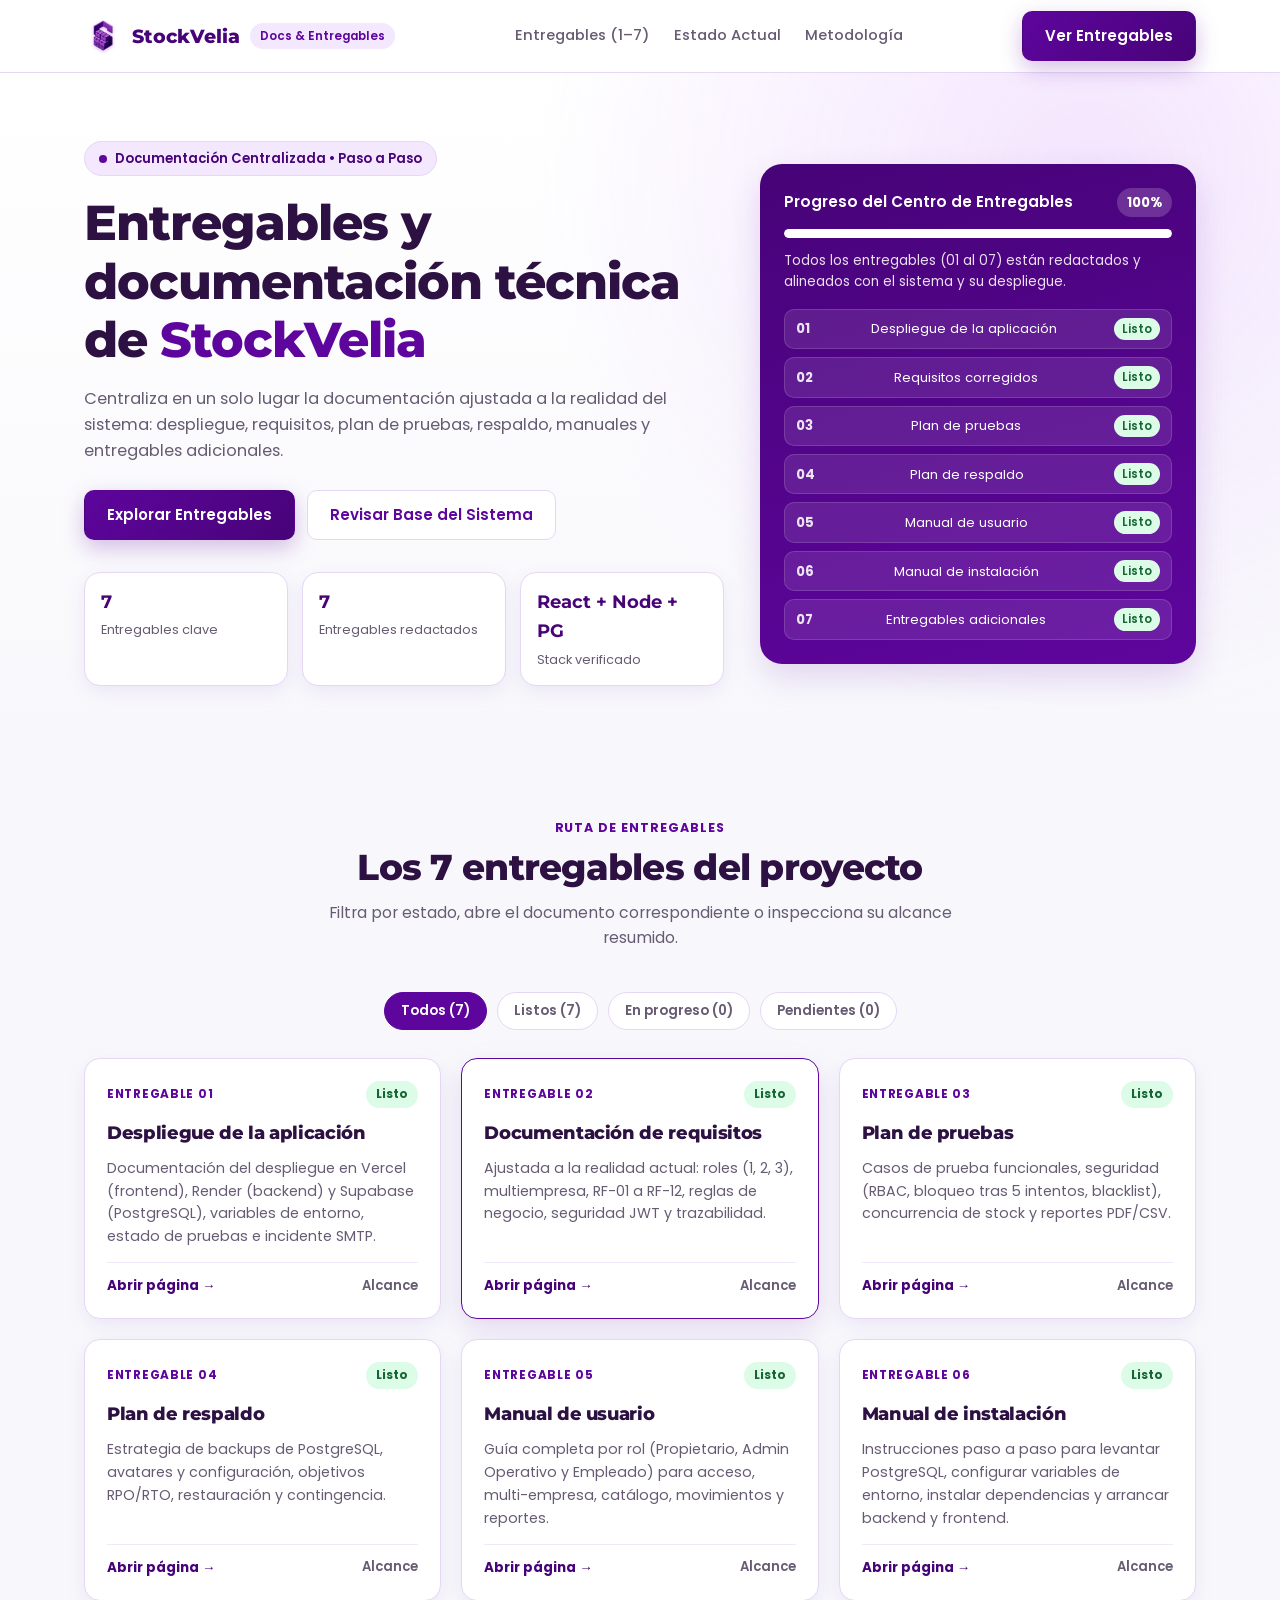
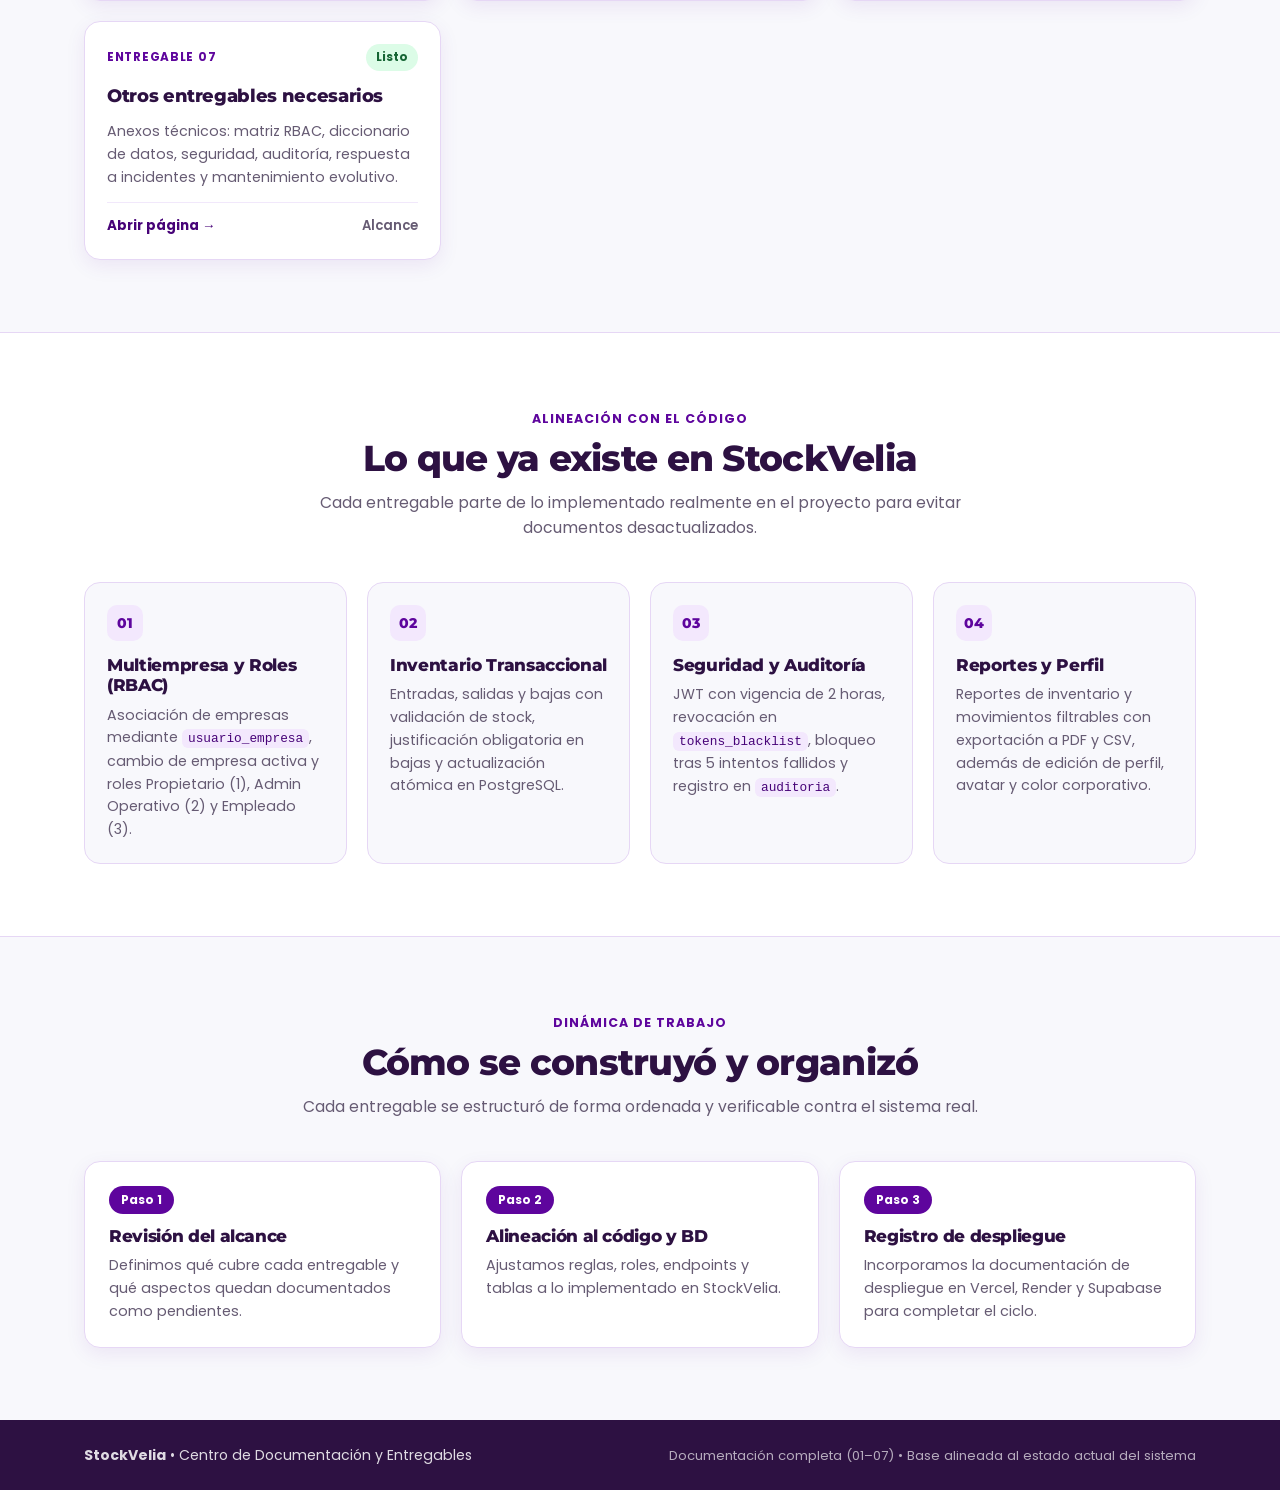
<file: index.html>
<!DOCTYPE html>
<html lang="es">

<head>
    <meta charset="UTF-8" />
    <meta name="viewport" content="width=device-width, initial-scale=1.0" />
    <title>StockVelia — Centro de Documentación y Entregables</title>
    <link rel="icon" type="image/png" href="img/logo.png" />
    <link rel="preconnect" href="https://fonts.googleapis.com" />
    <link rel="preconnect" href="https://fonts.gstatic.com" crossorigin />
    <link
        href="https://fonts.googleapis.com/css2?family=Montserrat:wght@600;700;800&family=Poppins:wght@400;500;600;700&display=swap"
        rel="stylesheet" />
    <link rel="stylesheet" href="css/style.css" />
</head>

<body>
    <!-- NAVBAR -->
    <header class="navbar" id="top">
        <div class="container navbar-inner">
            <a href="#top" class="brand">
                <img src="img/logo.png" alt="Logo de StockVelia" class="brand-logo" />
                <span class="brand-name">StockVelia</span>
                <span class="brand-tag">Docs &amp; Entregables</span>
            </a>
            <nav class="nav-links" aria-label="Navegación principal">
                <a href="#entregables">Entregables (1–7)</a>
                <a href="#estado-real">Estado Actual</a>
                <a href="#flujo">Metodología</a>
            </nav>
            <div class="nav-actions">
                <a href="#entregables" class="btn btn-primary">Ver Entregables</a>
            </div>
            <button type="button" class="menu-toggle" id="menuToggle" aria-label="Abrir menú de navegación"
                aria-expanded="false">
                <span></span>
                <span></span>
                <span></span>
            </button>
        </div>
        <div class="mobile-menu" id="mobileMenu">
            <a href="#entregables">Entregables (1–7)</a>
            <a href="#estado-real">Estado Actual</a>
            <a href="#flujo">Metodología</a>
            <a href="#entregables" class="btn btn-primary mobile-cta">Ver Entregables</a>
        </div>
    </header>
    <main>
        <!-- HERO -->
        <section class="hero">
            <div class="hero-glow" aria-hidden="true"></div>
            <div class="container hero-grid">
                <div class="hero-content">
                    <span class="badge">
                        <span class="badge-dot"></span>
                        Documentación Centralizada • Paso a Paso
                    </span>
                    <h1>
                        Entregables y documentación técnica de <span>StockVelia</span>
                    </h1>
                    <p class="hero-subtitle">
                        Centraliza en un solo lugar la documentación ajustada a la realidad del sistema: despliegue,
                        requisitos, plan de pruebas, respaldo, manuales y entregables adicionales.
                    </p>
                    <div class="hero-actions">
                        <a href="#entregables" class="btn btn-primary">Explorar Entregables</a>
                        <a href="#estado-real" class="btn btn-ghost">Revisar Base del Sistema</a>
                    </div>
                    <div class="hero-metrics">
                        <div class="metric-box">
                            <strong id="metricTotal">7</strong>
                            <span>Entregables clave</span>
                        </div>
                        <div class="metric-box">
                            <strong id="metricListos">7</strong>
                            <span>Entregables redactados</span>
                        </div>
                        <div class="metric-box">
                            <strong>React + Node + PG</strong>
                            <span>Stack verificado</span>
                        </div>
                    </div>
                </div>
                <aside class="hero-panel" aria-label="Resumen de avance">
                    <div class="panel-top">
                        <span class="panel-title">Progreso del Centro de Entregables</span>
                        <span class="panel-pill" id="progressPercent">100%</span>
                    </div>
                    <div class="progress-track" role="progressbar" aria-valuemin="0" aria-valuemax="100"
                        aria-valuenow="100">
                        <div class="progress-fill" id="progressFill" style="width: 100%;"></div>
                    </div>
                    <p class="panel-desc">
                        Todos los entregables (01 al 07) están redactados y alineados con el sistema y su despliegue.
                    </p>
                    <ul class="panel-checklist" id="panelChecklist">
                        <li class="is-ready"><span>01</span> Despliegue de la aplicación <em>Listo</em></li>
                        <li class="is-ready"><span>02</span> Requisitos corregidos <em>Listo</em></li>
                        <li class="is-ready"><span>03</span> Plan de pruebas <em>Listo</em></li>
                        <li class="is-ready"><span>04</span> Plan de respaldo <em>Listo</em></li>
                        <li class="is-ready"><span>05</span> Manual de usuario <em>Listo</em></li>
                        <li class="is-ready"><span>06</span> Manual de instalación <em>Listo</em></li>
                        <li class="is-ready"><span>07</span> Entregables adicionales <em>Listo</em></li>
                    </ul>
                </aside>
            </div>
        </section>
        <!-- ENTREGABLES 1 AL 7 -->
        <section class="section" id="entregables">
            <div class="container">
                <div class="section-header">
                    <span class="eyebrow">Ruta de Entregables</span>
                    <h2>Los 7 entregables del proyecto</h2>
                    <p>
                        Filtra por estado, abre el documento correspondiente o inspecciona su alcance resumido.
                    </p>
                </div>
                <div class="filter-bar" role="tablist" aria-label="Filtrar entregables">
                    <button type="button" class="filter-btn active" data-filter="all">Todos (7)</button>
                    <button type="button" class="filter-btn" data-filter="ready">Listos (7)</button>
                    <button type="button" class="filter-btn" data-filter="progress">En progreso (0)</button>
                    <button type="button" class="filter-btn" data-filter="pending">Pendientes (0)</button>
                </div>
                <div class="deliverables-grid" id="deliverablesGrid">
                    <!-- 01 -->
                    <article class="card" data-status="ready" data-id="01">
                        <div class="card-top">
                            <span class="card-num">ENTREGABLE 01</span>
                            <span class="status status-ready">Listo</span>
                        </div>
                        <h3>Despliegue de la aplicación</h3>
                        <p>
                            Documentación del despliegue en Vercel (frontend), Render (backend) y Supabase
                            (PostgreSQL), variables de entorno, estado de pruebas e incidente SMTP.
                        </p>
                        <div class="card-footer">
                            <a href="html/01-despliegue.html" class="card-doc-link">Abrir página →</a>
                            <button type="button" class="card-link" data-open-id="01">Alcance</button>
                        </div>
                    </article>
                    <!-- 02 -->
                    <article class="card is-featured" data-status="ready" data-id="02">
                        <div class="card-top">
                            <span class="card-num">ENTREGABLE 02</span>
                            <span class="status status-ready">Listo</span>
                        </div>
                        <h3>Documentación de requisitos</h3>
                        <p>
                            Ajustada a la realidad actual: roles (1, 2, 3), multiempresa, RF-01 a RF-12, reglas de
                            negocio, seguridad JWT y trazabilidad.
                        </p>
                        <div class="card-footer">
                            <a href="html/02-requisitos.html" class="card-doc-link">Abrir página →</a>
                            <button type="button" class="card-link" data-open-id="02">Alcance</button>
                        </div>
                    </article>
                    <!-- 03 -->
                    <article class="card" data-status="ready" data-id="03">
                        <div class="card-top">
                            <span class="card-num">ENTREGABLE 03</span>
                            <span class="status status-ready">Listo</span>
                        </div>
                        <h3>Plan de pruebas</h3>
                        <p>
                            Casos de prueba funcionales, seguridad (RBAC, bloqueo tras 5 intentos, blacklist),
                            concurrencia de stock y reportes PDF/CSV.
                        </p>
                        <div class="card-footer">
                            <a href="html/03-plan-pruebas.html" class="card-doc-link">Abrir página →</a>
                            <button type="button" class="card-link" data-open-id="03">Alcance</button>
                        </div>
                    </article>
                    <!-- 04 -->
                    <article class="card" data-status="ready" data-id="04">
                        <div class="card-top">
                            <span class="card-num">ENTREGABLE 04</span>
                            <span class="status status-ready">Listo</span>
                        </div>
                        <h3>Plan de respaldo</h3>
                        <p>
                            Estrategia de backups de PostgreSQL, avatares y configuración, objetivos RPO/RTO,
                            restauración y contingencia.
                        </p>
                        <div class="card-footer">
                            <a href="html/04-plan-respaldo.html" class="card-doc-link">Abrir página →</a>
                            <button type="button" class="card-link" data-open-id="04">Alcance</button>
                        </div>
                    </article>
                    <!-- 05 -->
                    <article class="card" data-status="ready" data-id="05">
                        <div class="card-top">
                            <span class="card-num">ENTREGABLE 05</span>
                            <span class="status status-ready">Listo</span>
                        </div>
                        <h3>Manual de usuario</h3>
                        <p>
                            Guía completa por rol (Propietario, Admin Operativo y Empleado) para acceso,
                            multi-empresa, catálogo, movimientos y reportes.
                        </p>
                        <div class="card-footer">
                            <a href="html/05-manual-usuario.html" class="card-doc-link">Abrir página →</a>
                            <button type="button" class="card-link" data-open-id="05">Alcance</button>
                        </div>
                    </article>
                    <!-- 06 -->
                    <article class="card" data-status="ready" data-id="06">
                        <div class="card-top">
                            <span class="card-num">ENTREGABLE 06</span>
                            <span class="status status-ready">Listo</span>
                        </div>
                        <h3>Manual de instalación</h3>
                        <p>
                            Instrucciones paso a paso para levantar PostgreSQL, configurar variables de entorno,
                            instalar dependencias y arrancar backend y frontend.
                        </p>
                        <div class="card-footer">
                            <a href="html/06-manual-instalacion.html" class="card-doc-link">Abrir página →</a>
                            <button type="button" class="card-link" data-open-id="06">Alcance</button>
                        </div>
                    </article>
                    <!-- 07 -->
                    <article class="card" data-status="ready" data-id="07">
                        <div class="card-top">
                            <span class="card-num">ENTREGABLE 07</span>
                            <span class="status status-ready">Listo</span>
                        </div>
                        <h3>Otros entregables necesarios</h3>
                        <p>
                            Anexos técnicos: matriz RBAC, diccionario de datos, seguridad, auditoría, respuesta a
                            incidentes y mantenimiento evolutivo.
                        </p>
                        <div class="card-footer">
                            <a href="html/07-otros-entregables.html" class="card-doc-link">Abrir página →</a>
                            <button type="button" class="card-link" data-open-id="07">Alcance</button>
                        </div>
                    </article>
                </div>
            </div>
        </section>
        <!-- REALIDAD ACTUAL DEL SISTEMA -->
        <section class="section section-alt" id="estado-real">
            <div class="container">
                <div class="section-header">
                    <span class="eyebrow">Alineación con el Código</span>
                    <h2>Lo que ya existe en StockVelia</h2>
                    <p>
                        Cada entregable parte de lo implementado realmente en el proyecto para evitar documentos
                        desactualizados.
                    </p>
                </div>
                <div class="pillars-grid">
                    <div class="pillar-card">
                        <div class="pillar-icon">01</div>
                        <h3>Multiempresa y Roles (RBAC)</h3>
                        <p>
                            Asociación de empresas mediante <code>usuario_empresa</code>, cambio de empresa activa y
                            roles Propietario (1), Admin Operativo (2) y Empleado (3).
                        </p>
                    </div>
                    <div class="pillar-card">
                        <div class="pillar-icon">02</div>
                        <h3>Inventario Transaccional</h3>
                        <p>
                            Entradas, salidas y bajas con validación de stock, justificación obligatoria en bajas y
                            actualización atómica en PostgreSQL.
                        </p>
                    </div>
                    <div class="pillar-card">
                        <div class="pillar-icon">03</div>
                        <h3>Seguridad y Auditoría</h3>
                        <p>
                            JWT con vigencia de 2 horas, revocación en <code>tokens_blacklist</code>, bloqueo tras
                            5 intentos fallidos y registro en <code>auditoria</code>.
                        </p>
                    </div>
                    <div class="pillar-card">
                        <div class="pillar-icon">04</div>
                        <h3>Reportes y Perfil</h3>
                        <p>
                            Reportes de inventario y movimientos filtrables con exportación a PDF y CSV, además de
                            edición de perfil, avatar y color corporativo.
                        </p>
                    </div>
                </div>
            </div>
        </section>
        <!-- METODOLOGÍA PASO A PASO -->
        <section class="section" id="flujo">
            <div class="container">
                <div class="section-header">
                    <span class="eyebrow">Dinámica de Trabajo</span>
                    <h2>Cómo se construyó y organizó</h2>
                    <p>
                        Cada entregable se estructuró de forma ordenada y verificable contra el sistema real.
                    </p>
                </div>
                <div class="steps-row">
                    <div class="step-item">
                        <span class="step-badge">Paso 1</span>
                        <h3>Revisión del alcance</h3>
                        <p>Definimos qué cubre cada entregable y qué aspectos quedan documentados como pendientes.</p>
                    </div>
                    <div class="step-item">
                        <span class="step-badge">Paso 2</span>
                        <h3>Alineación al código y BD</h3>
                        <p>Ajustamos reglas, roles, endpoints y tablas a lo implementado en StockVelia.</p>
                    </div>
                    <div class="step-item">
                        <span class="step-badge">Paso 3</span>
                        <h3>Registro de despliegue</h3>
                        <p>Incorporamos la documentación de despliegue en Vercel, Render y Supabase para completar el
                            ciclo.</p>
                    </div>
                </div>
            </div>
        </section>
    </main>
    <!-- FOOTER -->
    <footer class="footer">
        <div class="container footer-inner">
            <div>
                <strong>StockVelia</strong> • Centro de Documentación y Entregables
            </div>
            <div class="footer-note">
                Documentación completa (01–07) • Base alineada al estado actual del sistema
            </div>
        </div>
    </footer>
    <!-- MODAL DE DETALLE DEL ENTREGABLE -->
    <div class="modal-backdrop" id="detailModal" aria-hidden="true">
        <div class="modal-box" role="dialog" aria-modal="true" aria-labelledby="modalTitle">
            <button type="button" class="modal-close" id="modalClose" aria-label="Cerrar ventana">✕</button>
            <span class="card-num" id="modalCode">ENTREGABLE</span>
            <h3 id="modalTitle">Título</h3>
            <p class="modal-text" id="modalDesc">Descripción</p>
            <div class="modal-scope">
                <h4>Puntos clave cubiertos</h4>
                <ul id="modalPoints"></ul>
            </div>
            <div class="modal-actions">
                <a href="#" class="btn btn-ghost" id="modalDocLink">Abrir página →</a>
                <button type="button" class="btn btn-primary" id="modalAccept">Entendido</button>
            </div>
        </div>
    </div>
    <script src="js/script.js"></script>
</body>

</html>
</file>
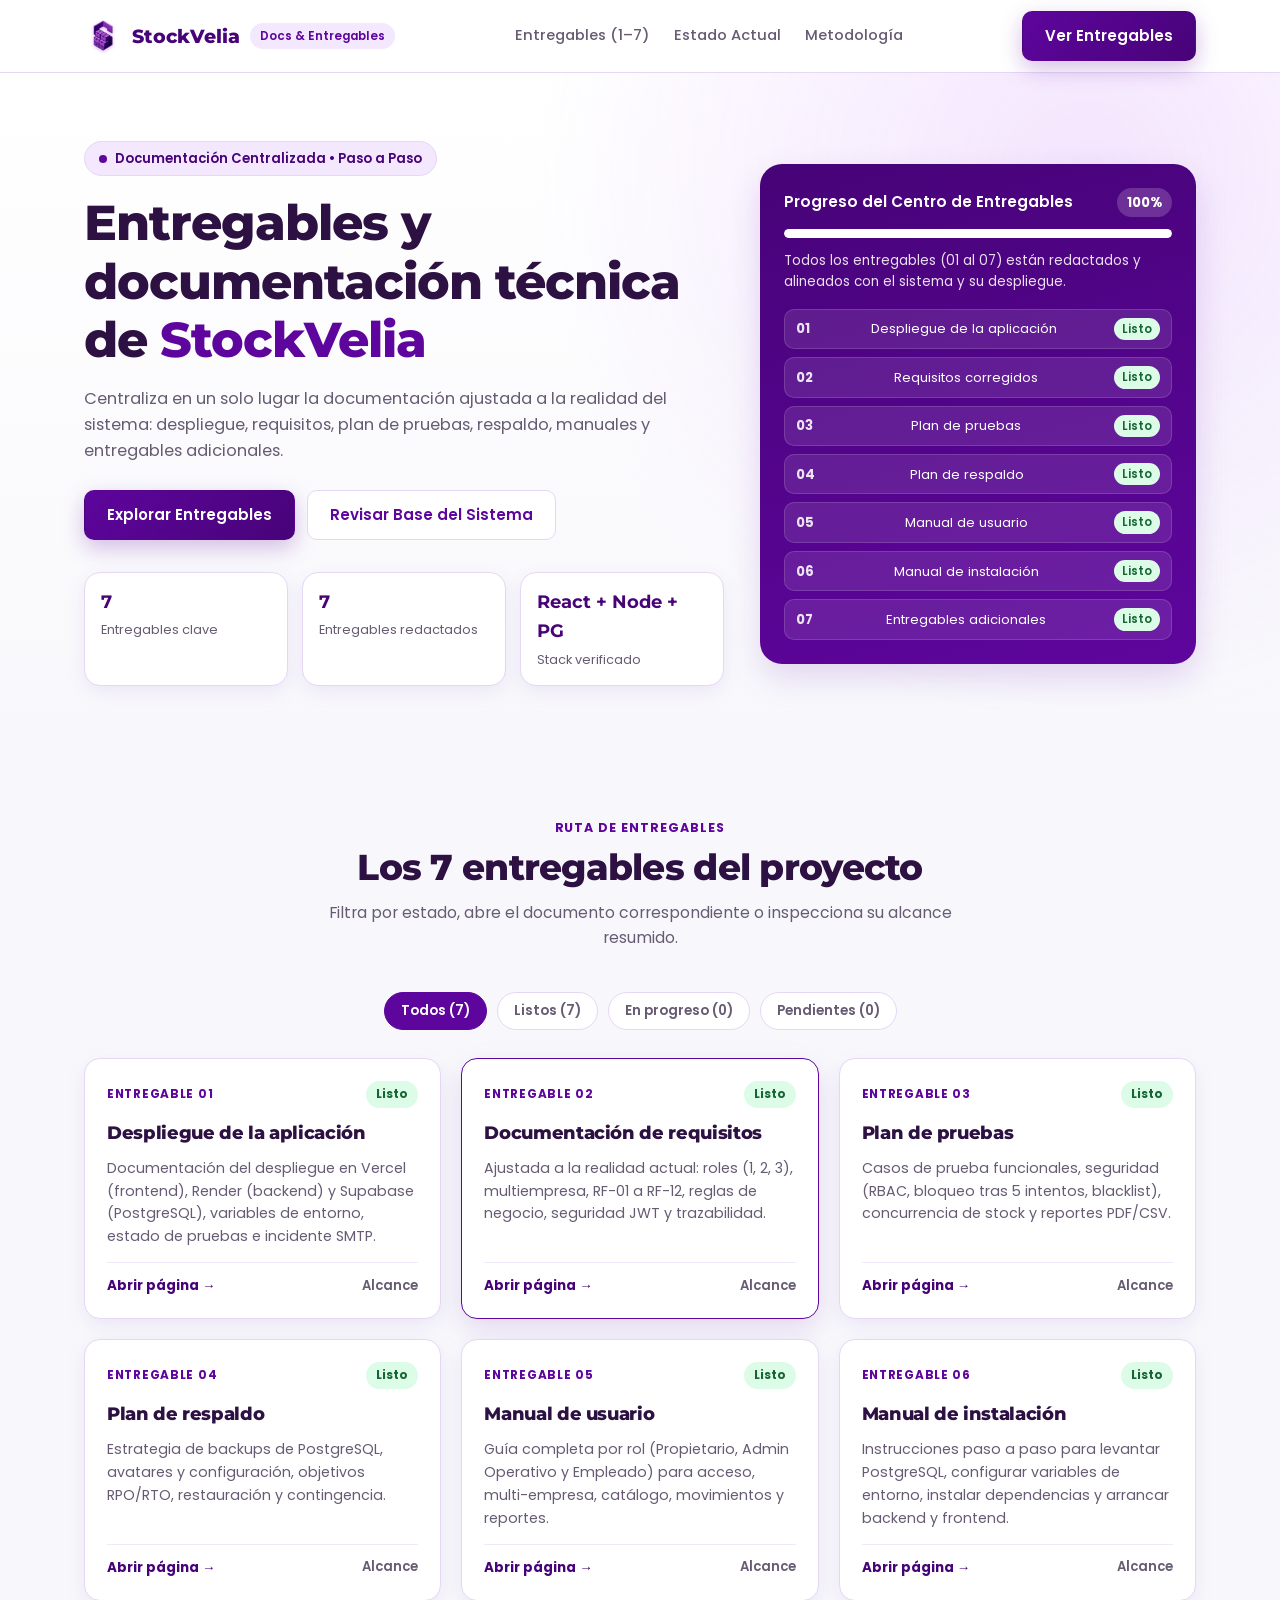
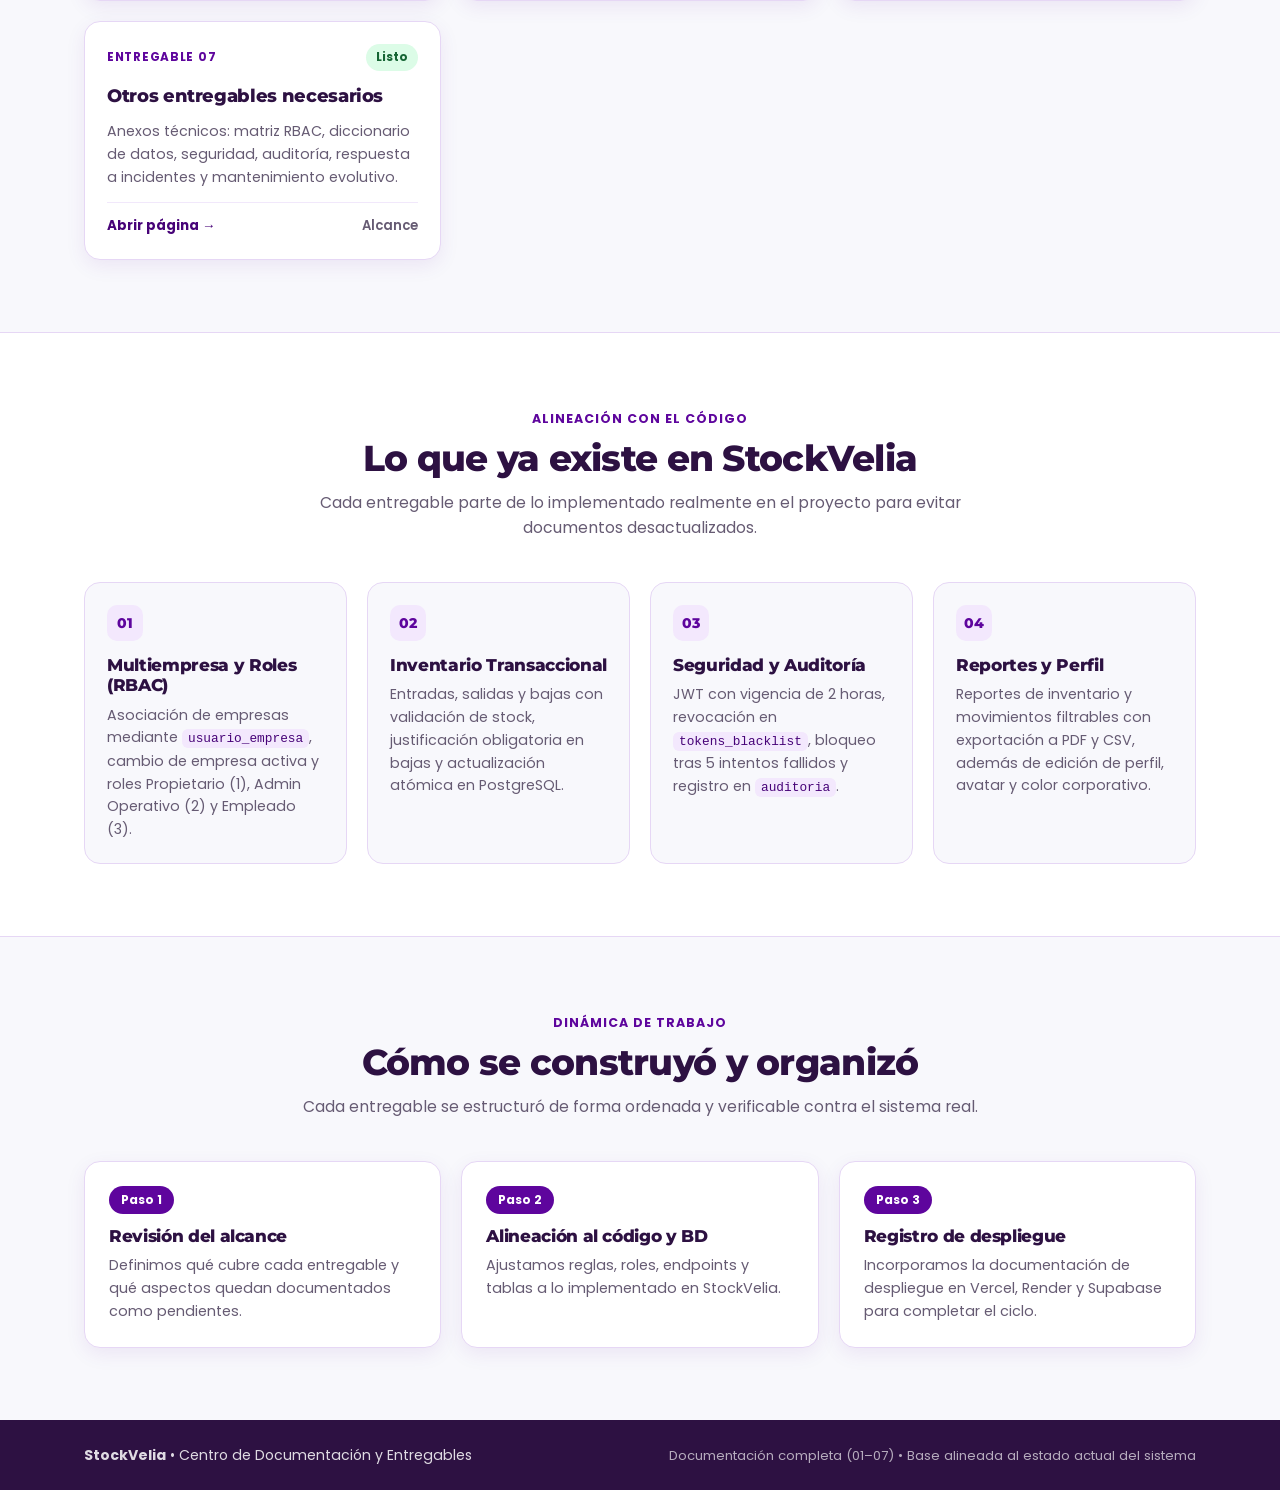
<file: html/index.html>
<!DOCTYPE html>
<html lang="es">

<head>
    <meta charset="UTF-8" />
    <meta name="viewport" content="width=device-width, initial-scale=1.0" />
    <title>StockVelia — Centro de Documentación y Entregables</title>
    <link rel="icon" type="image/png" href="../img/logo.png" />
    <link rel="preconnect" href="https://fonts.googleapis.com" />
    <link rel="preconnect" href="https://fonts.gstatic.com" crossorigin />
    <link
        href="https://fonts.googleapis.com/css2?family=Montserrat:wght@600;700;800&family=Poppins:wght@400;500;600;700&display=swap"
        rel="stylesheet" />
    <link rel="stylesheet" href="../css/style.css" />
</head>

<body>
    <!-- NAVBAR -->
    <header class="navbar" id="top">
        <div class="container navbar-inner">
            <a href="#top" class="brand">
                <img src="../img/logo.png" alt="Logo de StockVelia" class="brand-logo" />
                <span class="brand-name">StockVelia</span>
                <span class="brand-tag">Docs &amp; Entregables</span>
            </a>
            <nav class="nav-links" aria-label="Navegación principal">
                <a href="#entregables">Entregables (1–7)</a>
                <a href="#estado-real">Estado Actual</a>
                <a href="#flujo">Metodología</a>
            </nav>
            <div class="nav-actions">
                <a href="#entregables" class="btn btn-primary">Ver Entregables</a>
            </div>
            <button type="button" class="menu-toggle" id="menuToggle" aria-label="Abrir menú de navegación"
                aria-expanded="false">
                <span></span>
                <span></span>
                <span></span>
            </button>
        </div>
        <div class="mobile-menu" id="mobileMenu">
            <a href="#entregables">Entregables (1–7)</a>
            <a href="#estado-real">Estado Actual</a>
            <a href="#flujo">Metodología</a>
            <a href="#entregables" class="btn btn-primary mobile-cta">Ver Entregables</a>
        </div>
    </header>

    <main>
        <!-- HERO -->
        <section class="hero">
            <div class="hero-glow" aria-hidden="true"></div>
            <div class="container hero-grid">
                <div class="hero-content">
                    <span class="badge">
                        <span class="badge-dot"></span>
                        Documentación Centralizada • Paso a Paso
                    </span>
                    <h1>
                        Entregables y documentación técnica de <span>StockVelia</span>
                    </h1>
                    <p class="hero-subtitle">
                        Centraliza en un solo lugar la documentación ajustada a la realidad del sistema: despliegue,
                        requisitos, plan de pruebas, respaldo, manuales y entregables adicionales.
                    </p>
                    <div class="hero-actions">
                        <a href="#entregables" class="btn btn-primary">Explorar Entregables</a>
                        <a href="#estado-real" class="btn btn-ghost">Revisar Base del Sistema</a>
                    </div>
                    <div class="hero-metrics">
                        <div class="metric-box">
                            <strong id="metricTotal">7</strong>
                            <span>Entregables clave</span>
                        </div>
                        <div class="metric-box">
                            <strong id="metricListos">7</strong>
                            <span>Entregables redactados</span>
                        </div>
                        <div class="metric-box">
                            <strong>React + Node + PG</strong>
                            <span>Stack verificado</span>
                        </div>
                    </div>
                </div>

                <aside class="hero-panel" aria-label="Resumen de avance">
                    <div class="panel-top">
                        <span class="panel-title">Progreso del Centro de Entregables</span>
                        <span class="panel-pill" id="progressPercent">100%</span>
                    </div>
                    <div class="progress-track" role="progressbar" aria-valuemin="0" aria-valuemax="100"
                        aria-valuenow="100">
                        <div class="progress-fill" id="progressFill" style="width: 100%;"></div>
                    </div>
                    <p class="panel-desc">
                        Todos los entregables (01 al 07) están redactados y alineados con el sistema y su despliegue.
                    </p>
                    <ul class="panel-checklist" id="panelChecklist">
                        <li class="is-ready"><span>01</span> Despliegue de la aplicación <em>Listo</em></li>
                        <li class="is-ready"><span>02</span> Requisitos corregidos <em>Listo</em></li>
                        <li class="is-ready"><span>03</span> Plan de pruebas <em>Listo</em></li>
                        <li class="is-ready"><span>04</span> Plan de respaldo <em>Listo</em></li>
                        <li class="is-ready"><span>05</span> Manual de usuario <em>Listo</em></li>
                        <li class="is-ready"><span>06</span> Manual de instalación <em>Listo</em></li>
                        <li class="is-ready"><span>07</span> Entregables adicionales <em>Listo</em></li>
                    </ul>
                </aside>
            </div>
        </section>

        <!-- ENTREGABLES 1 AL 7 -->
        <section class="section" id="entregables">
            <div class="container">
                <div class="section-header">
                    <span class="eyebrow">Ruta de Entregables</span>
                    <h2>Los 7 entregables del proyecto</h2>
                    <p>
                        Filtra por estado, abre el documento correspondiente o inspecciona su alcance resumido.
                    </p>
                </div>

                <div class="filter-bar" role="tablist" aria-label="Filtrar entregables">
                    <button type="button" class="filter-btn active" data-filter="all">Todos (7)</button>
                    <button type="button" class="filter-btn" data-filter="ready">Listos (7)</button>
                    <button type="button" class="filter-btn" data-filter="progress">En progreso (0)</button>
                    <button type="button" class="filter-btn" data-filter="pending">Pendientes (0)</button>
                </div>

                <div class="deliverables-grid" id="deliverablesGrid">
                    <!-- 01 -->
                    <article class="card" data-status="ready" data-id="01">
                        <div class="card-top">
                            <span class="card-num">ENTREGABLE 01</span>
                            <span class="status status-ready">Listo</span>
                        </div>
                        <h3>Despliegue de la aplicación</h3>
                        <p>
                            Documentación del despliegue en Vercel (frontend), Render (backend) y Supabase
                            (PostgreSQL), variables de entorno, estado de pruebas e incidente SMTP.
                        </p>
                        <div class="card-footer">
                            <a href="01-despliegue.html" class="card-doc-link">Abrir página →</a>
                            <button type="button" class="card-link" data-open-id="01">Alcance</button>
                        </div>
                    </article>

                    <!-- 02 -->
                    <article class="card is-featured" data-status="ready" data-id="02">
                        <div class="card-top">
                            <span class="card-num">ENTREGABLE 02</span>
                            <span class="status status-ready">Listo</span>
                        </div>
                        <h3>Documentación de requisitos</h3>
                        <p>
                            Ajustada a la realidad actual: roles (1, 2, 3), multiempresa, RF-01 a RF-12, reglas de
                            negocio, seguridad JWT y trazabilidad.
                        </p>
                        <div class="card-footer">
                            <a href="02-requisitos.html" class="card-doc-link">Abrir página →</a>
                            <button type="button" class="card-link" data-open-id="02">Alcance</button>
                        </div>
                    </article>

                    <!-- 03 -->
                    <article class="card" data-status="ready" data-id="03">
                        <div class="card-top">
                            <span class="card-num">ENTREGABLE 03</span>
                            <span class="status status-ready">Listo</span>
                        </div>
                        <h3>Plan de pruebas</h3>
                        <p>
                            Casos de prueba funcionales, seguridad (RBAC, bloqueo tras 5 intentos, blacklist),
                            concurrencia de stock y reportes PDF/CSV.
                        </p>
                        <div class="card-footer">
                            <a href="03-plan-pruebas.html" class="card-doc-link">Abrir página →</a>
                            <button type="button" class="card-link" data-open-id="03">Alcance</button>
                        </div>
                    </article>

                    <!-- 04 -->
                    <article class="card" data-status="ready" data-id="04">
                        <div class="card-top">
                            <span class="card-num">ENTREGABLE 04</span>
                            <span class="status status-ready">Listo</span>
                        </div>
                        <h3>Plan de respaldo</h3>
                        <p>
                            Estrategia de backups de PostgreSQL, avatares y configuración, objetivos RPO/RTO,
                            restauración y contingencia.
                        </p>
                        <div class="card-footer">
                            <a href="04-plan-respaldo.html" class="card-doc-link">Abrir página →</a>
                            <button type="button" class="card-link" data-open-id="04">Alcance</button>
                        </div>
                    </article>

                    <!-- 05 -->
                    <article class="card" data-status="ready" data-id="05">
                        <div class="card-top">
                            <span class="card-num">ENTREGABLE 05</span>
                            <span class="status status-ready">Listo</span>
                        </div>
                        <h3>Manual de usuario</h3>
                        <p>
                            Guía completa por rol (Propietario, Admin Operativo y Empleado) para acceso,
                            multi-empresa, catálogo, movimientos y reportes.
                        </p>
                        <div class="card-footer">
                            <a href="05-manual-usuario.html" class="card-doc-link">Abrir página →</a>
                            <button type="button" class="card-link" data-open-id="05">Alcance</button>
                        </div>
                    </article>

                    <!-- 06 -->
                    <article class="card" data-status="ready" data-id="06">
                        <div class="card-top">
                            <span class="card-num">ENTREGABLE 06</span>
                            <span class="status status-ready">Listo</span>
                        </div>
                        <h3>Manual de instalación</h3>
                        <p>
                            Instrucciones paso a paso para levantar PostgreSQL, configurar variables de entorno,
                            instalar dependencias y arrancar backend y frontend.
                        </p>
                        <div class="card-footer">
                            <a href="06-manual-instalacion.html" class="card-doc-link">Abrir página →</a>
                            <button type="button" class="card-link" data-open-id="06">Alcance</button>
                        </div>
                    </article>

                    <!-- 07 -->
                    <article class="card" data-status="ready" data-id="07">
                        <div class="card-top">
                            <span class="card-num">ENTREGABLE 07</span>
                            <span class="status status-ready">Listo</span>
                        </div>
                        <h3>Otros entregables necesarios</h3>
                        <p>
                            Anexos técnicos: matriz RBAC, diccionario de datos, seguridad, auditoría, respuesta a
                            incidentes y mantenimiento evolutivo.
                        </p>
                        <div class="card-footer">
                            <a href="07-otros-entregables.html" class="card-doc-link">Abrir página →</a>
                            <button type="button" class="card-link" data-open-id="07">Alcance</button>
                        </div>
                    </article>
                </div>
            </div>
        </section>

        <!-- REALIDAD ACTUAL DEL SISTEMA -->
        <section class="section section-alt" id="estado-real">
            <div class="container">
                <div class="section-header">
                    <span class="eyebrow">Alineación con el Código</span>
                    <h2>Lo que ya existe en StockVelia</h2>
                    <p>
                        Cada entregable parte de lo implementado realmente en el proyecto para evitar documentos
                        desactualizados.
                    </p>
                </div>
                <div class="pillars-grid">
                    <div class="pillar-card">
                        <div class="pillar-icon">01</div>
                        <h3>Multiempresa y Roles (RBAC)</h3>
                        <p>
                            Asociación de empresas mediante <code>usuario_empresa</code>, cambio de empresa activa y
                            roles Propietario (1), Admin Operativo (2) y Empleado (3).
                        </p>
                    </div>
                    <div class="pillar-card">
                        <div class="pillar-icon">02</div>
                        <h3>Inventario Transaccional</h3>
                        <p>
                            Entradas, salidas y bajas con validación de stock, justificación obligatoria en bajas y
                            actualización atómica en PostgreSQL.
                        </p>
                    </div>
                    <div class="pillar-card">
                        <div class="pillar-icon">03</div>
                        <h3>Seguridad y Auditoría</h3>
                        <p>
                            JWT con vigencia de 2 horas, revocación en <code>tokens_blacklist</code>, bloqueo tras
                            5 intentos fallidos y registro en <code>auditoria</code>.
                        </p>
                    </div>
                    <div class="pillar-card">
                        <div class="pillar-icon">04</div>
                        <h3>Reportes y Perfil</h3>
                        <p>
                            Reportes de inventario y movimientos filtrables con exportación a PDF y CSV, además de
                            edición de perfil, avatar y color corporativo.
                        </p>
                    </div>
                </div>
            </div>
        </section>

        <!-- METODOLOGÍA PASO A PASO -->
        <section class="section" id="flujo">
            <div class="container">
                <div class="section-header">
                    <span class="eyebrow">Dinámica de Trabajo</span>
                    <h2>Cómo se construyó y organizó</h2>
                    <p>
                        Cada entregable se estructuró de forma ordenada y verificable contra el sistema real.
                    </p>
                </div>
                <div class="steps-row">
                    <div class="step-item">
                        <span class="step-badge">Paso 1</span>
                        <h3>Revisión del alcance</h3>
                        <p>Definimos qué cubre cada entregable y qué aspectos quedan documentados como pendientes.</p>
                    </div>
                    <div class="step-item">
                        <span class="step-badge">Paso 2</span>
                        <h3>Alineación al código y BD</h3>
                        <p>Ajustamos reglas, roles, endpoints y tablas a lo implementado en StockVelia.</p>
                    </div>
                    <div class="step-item">
                        <span class="step-badge">Paso 3</span>
                        <h3>Registro de despliegue</h3>
                        <p>Incorporamos la documentación de despliegue en Vercel, Render y Supabase para completar el
                            ciclo.</p>
                    </div>
                </div>
            </div>
        </section>
    </main>

    <!-- FOOTER -->
    <footer class="footer">
        <div class="container footer-inner">
            <div>
                <strong>StockVelia</strong> • Centro de Documentación y Entregables
            </div>
            <div class="footer-note">
                Documentación completa (01–07) • Base alineada al estado actual del sistema
            </div>
        </div>
    </footer>

    <!-- MODAL DE DETALLE DEL ENTREGABLE -->
    <div class="modal-backdrop" id="detailModal" aria-hidden="true">
        <div class="modal-box" role="dialog" aria-modal="true" aria-labelledby="modalTitle">
            <button type="button" class="modal-close" id="modalClose" aria-label="Cerrar ventana">✕</button>
            <span class="card-num" id="modalCode">ENTREGABLE</span>
            <h3 id="modalTitle">Título</h3>
            <p class="modal-text" id="modalDesc">Descripción</p>
            <div class="modal-scope">
                <h4>Puntos clave cubiertos</h4>
                <ul id="modalPoints"></ul>
            </div>
            <div class="modal-actions">
                <a href="#" class="btn btn-ghost" id="modalDocLink">Abrir página →</a>
                <button type="button" class="btn btn-primary" id="modalAccept">Entendido</button>
            </div>
        </div>
    </div>

    <script src="../js/script.js"></script>
</body>

</html>
</file>
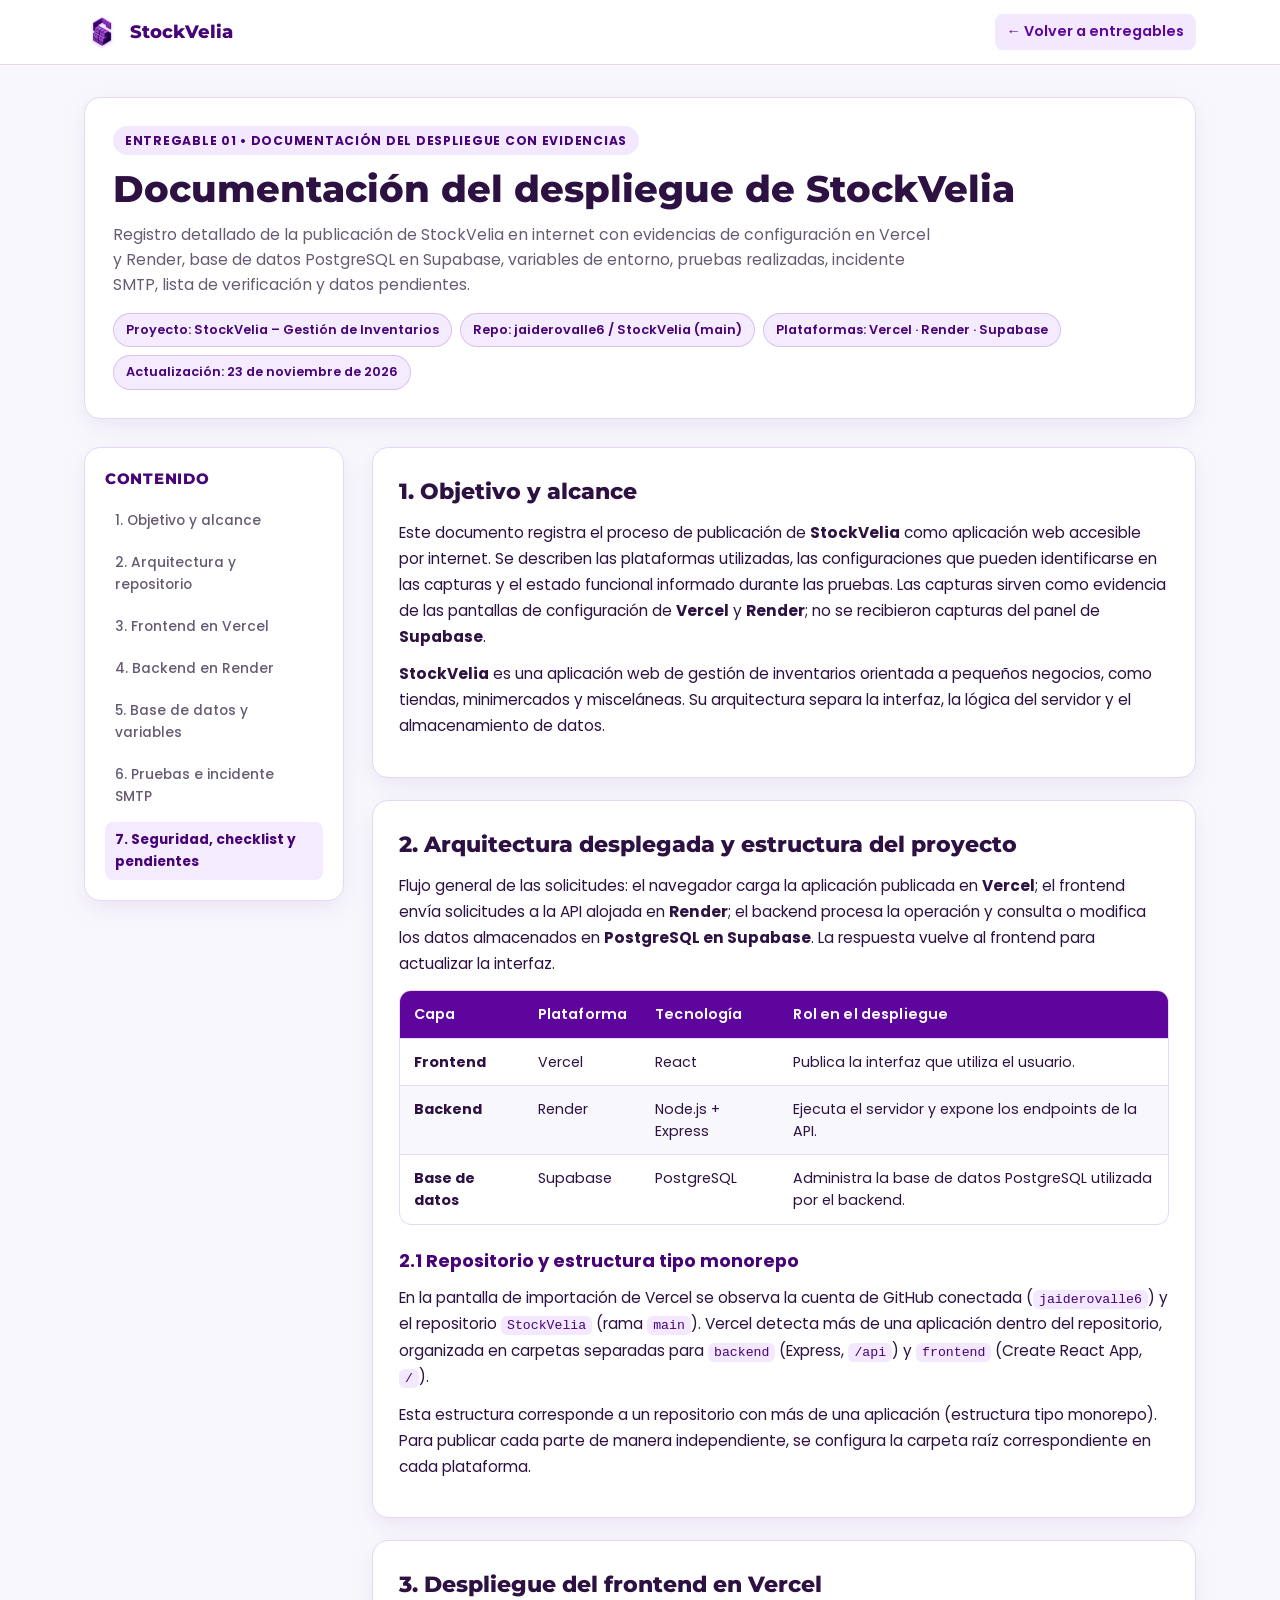
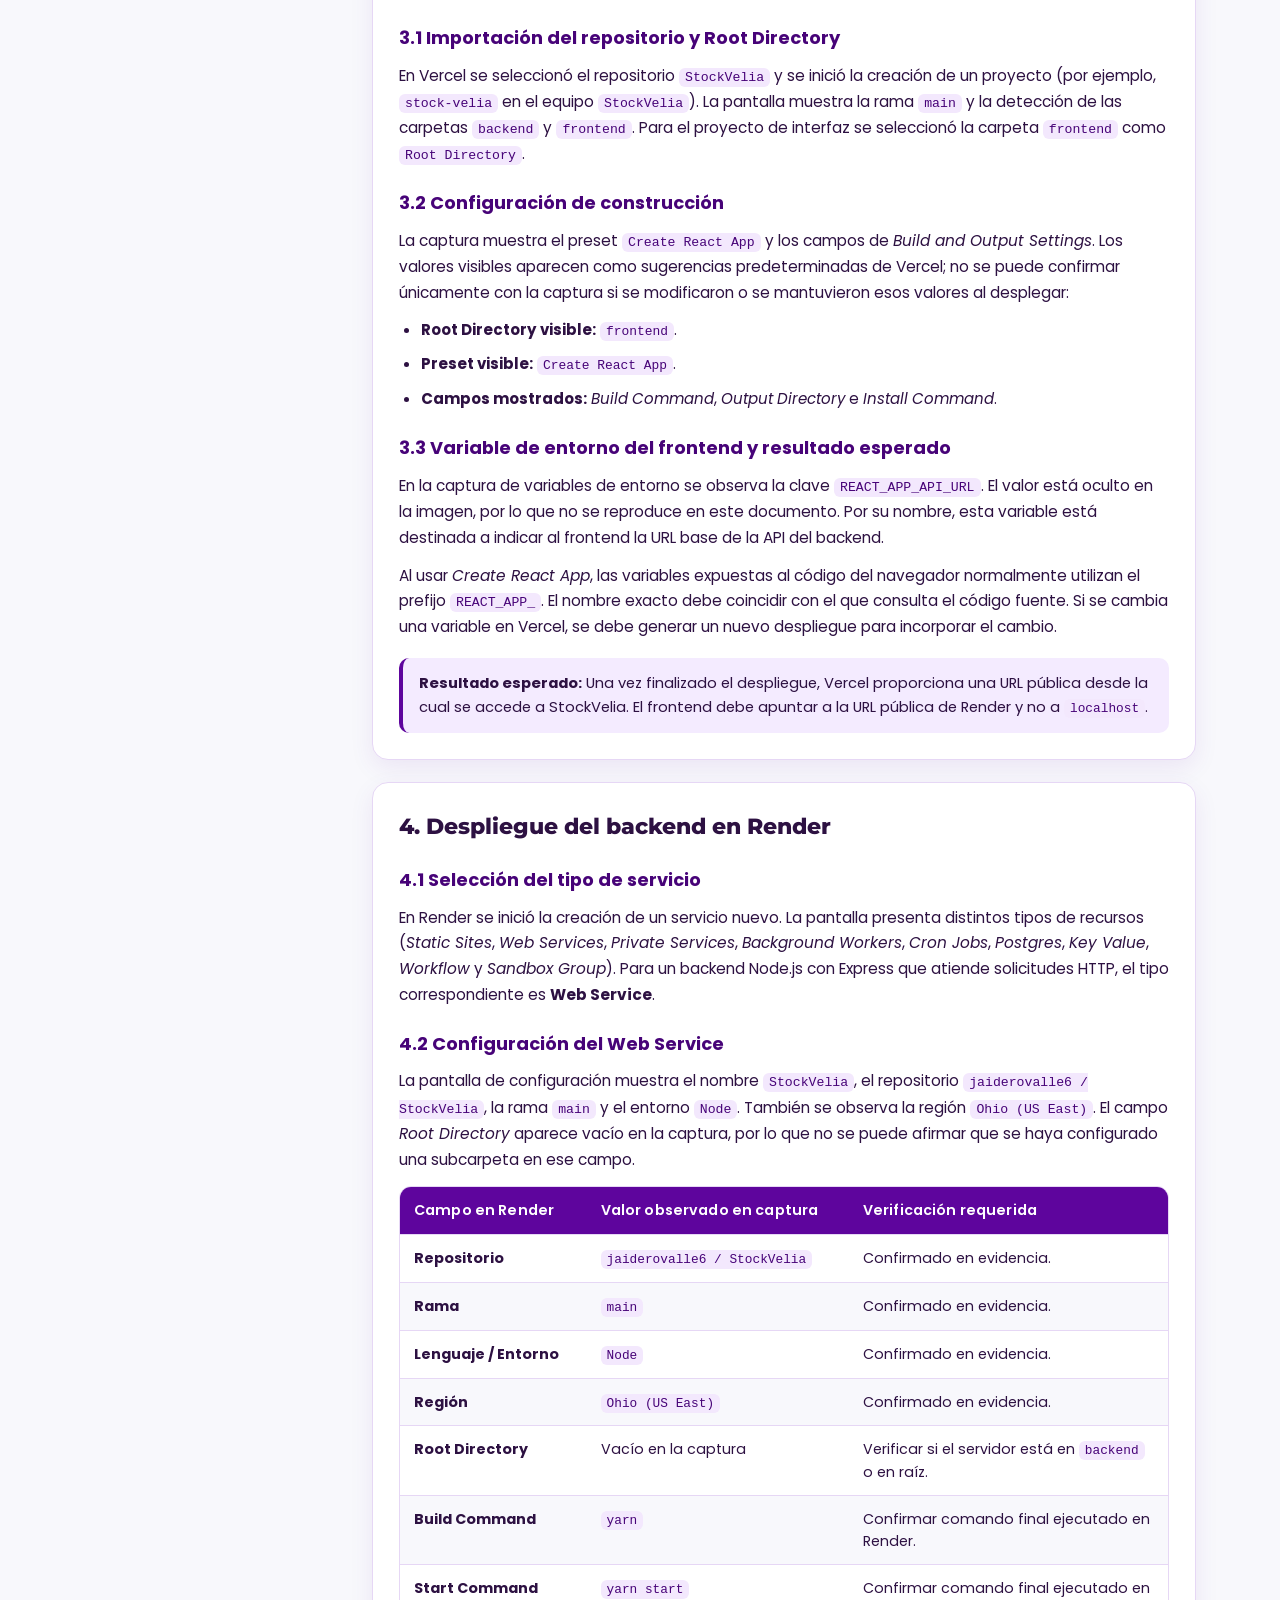
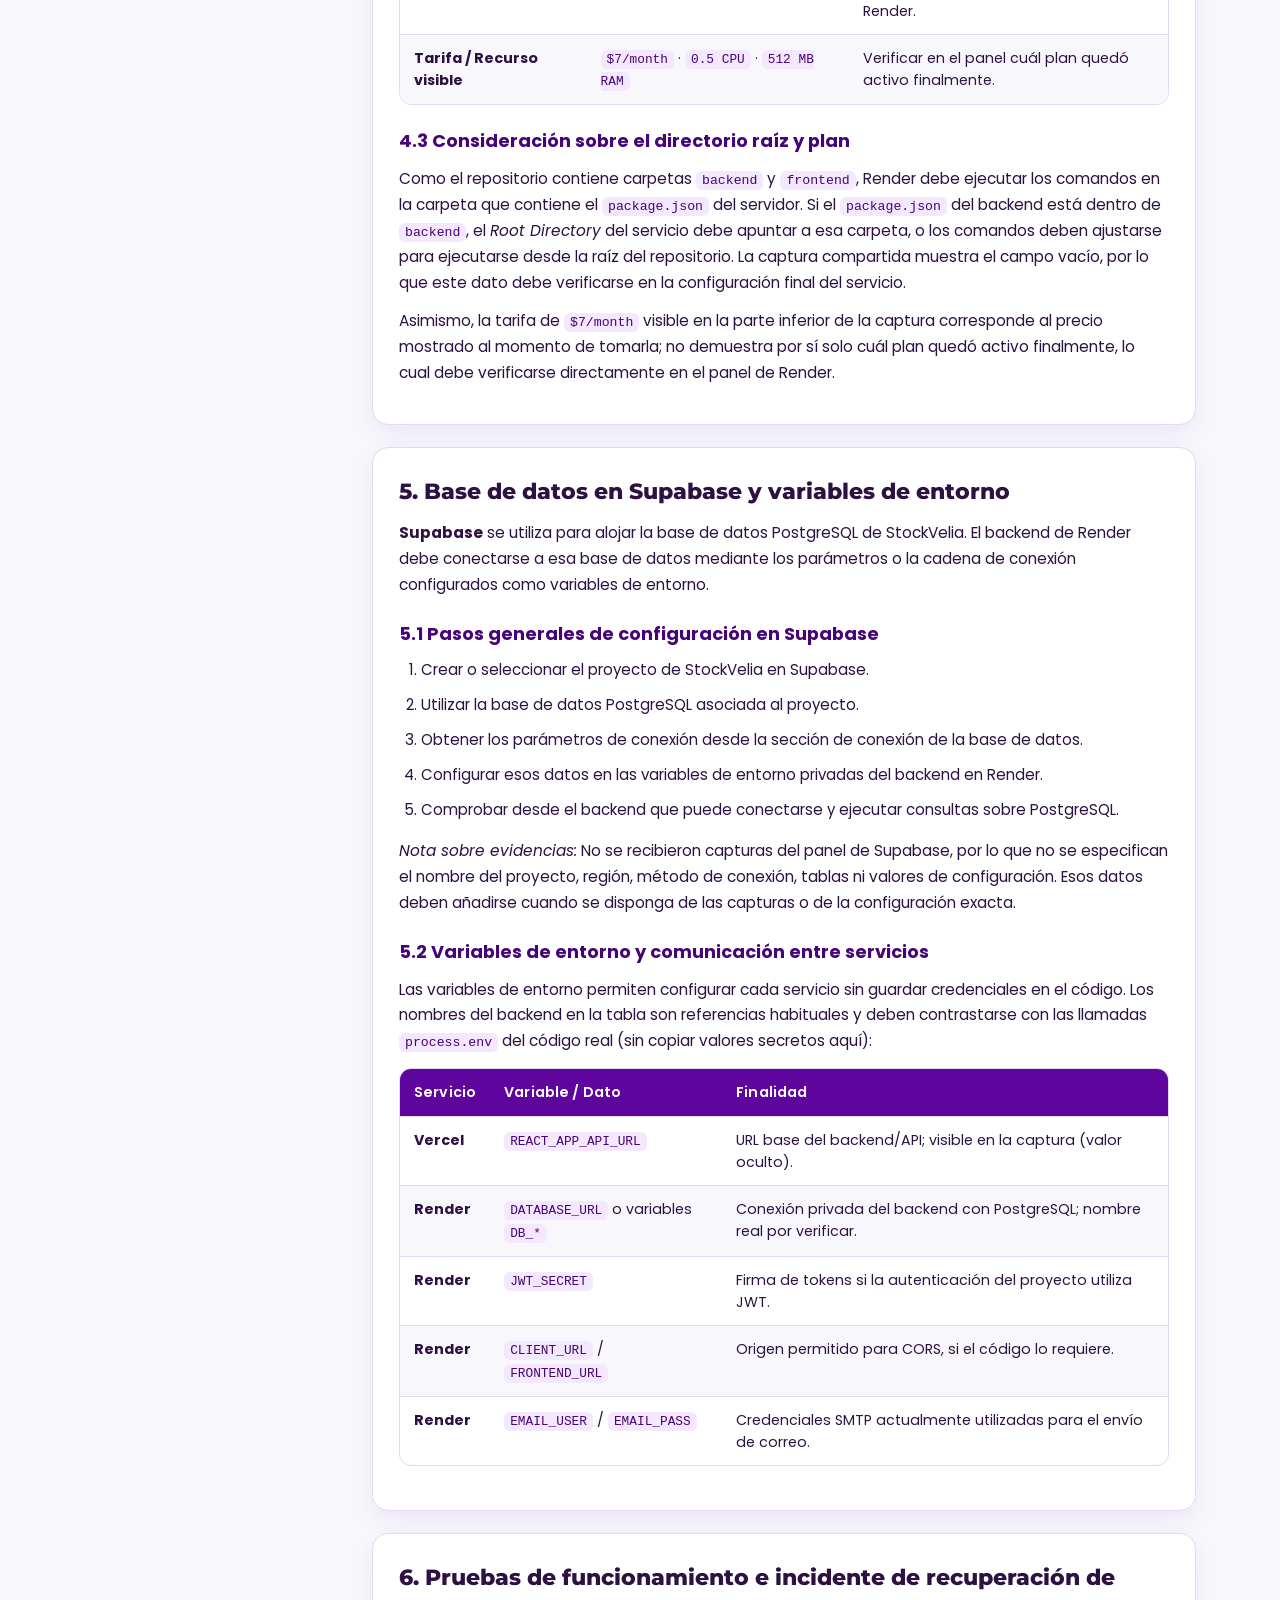
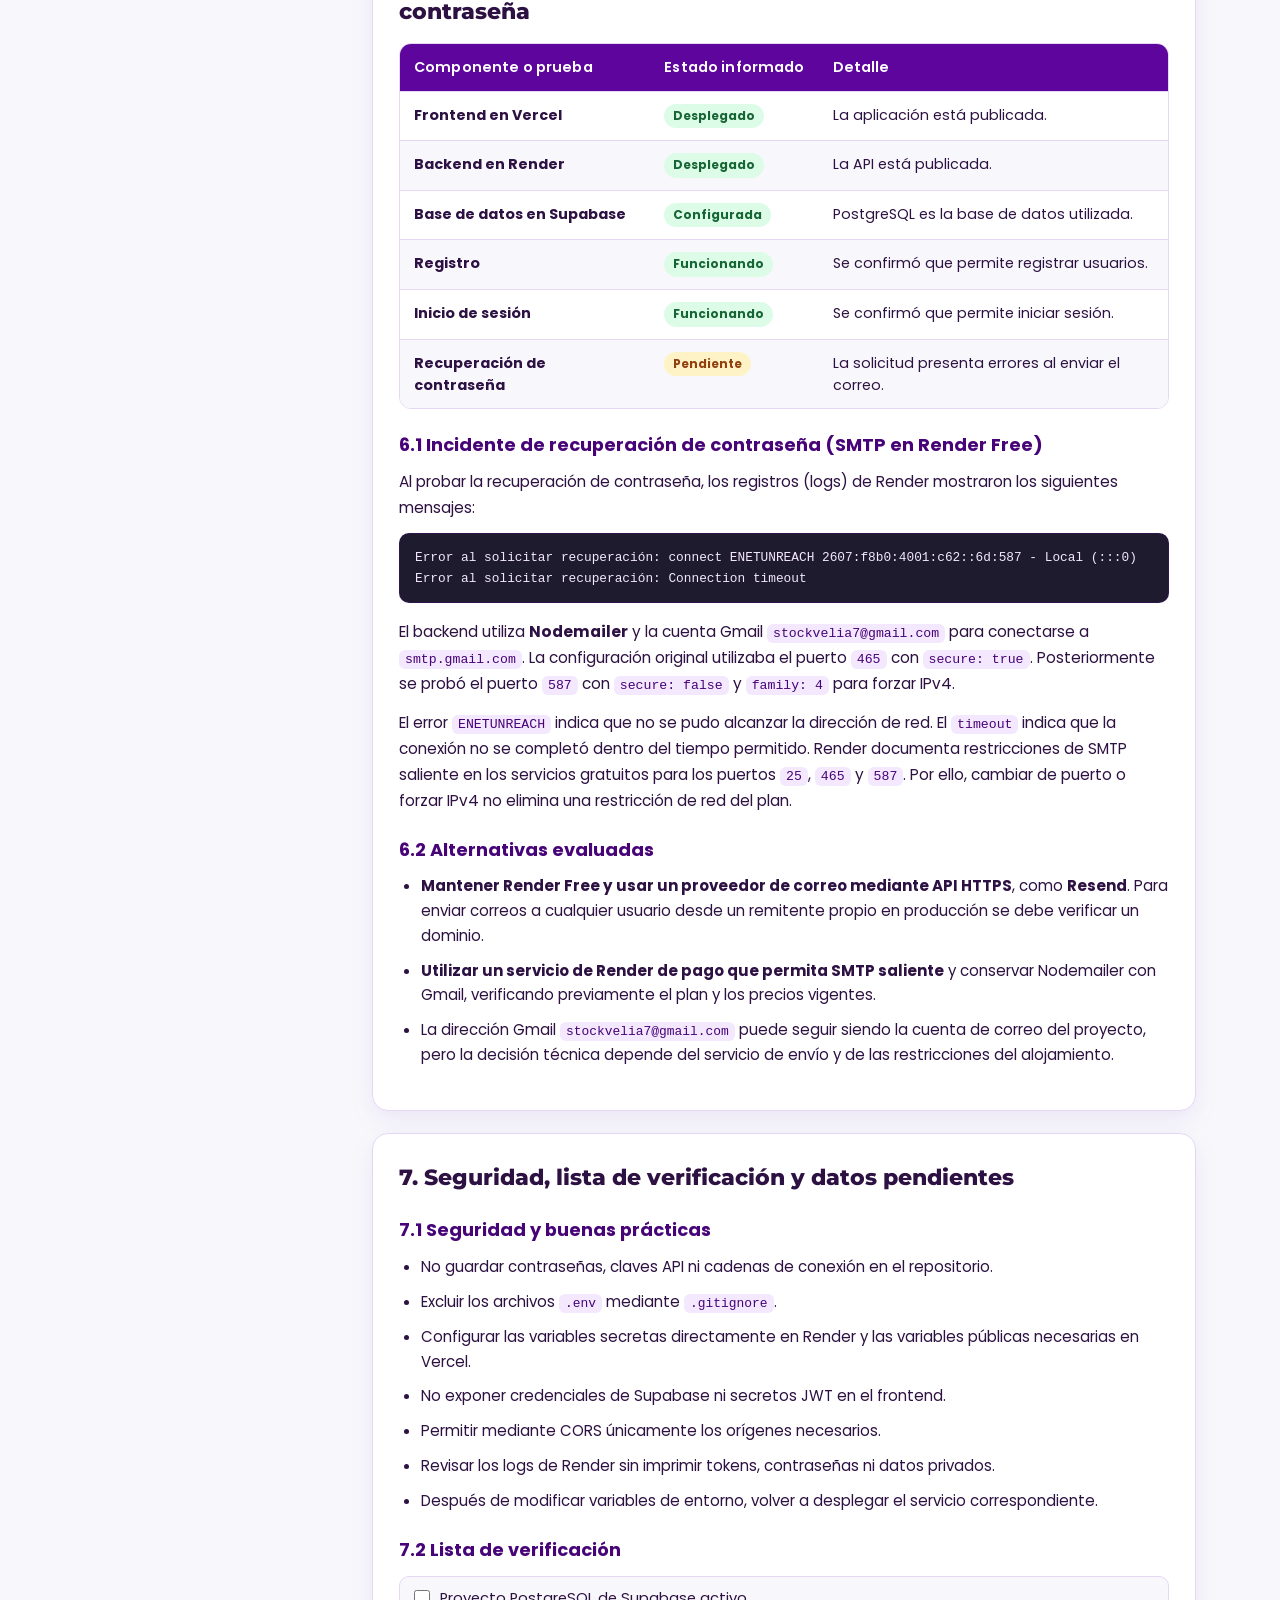
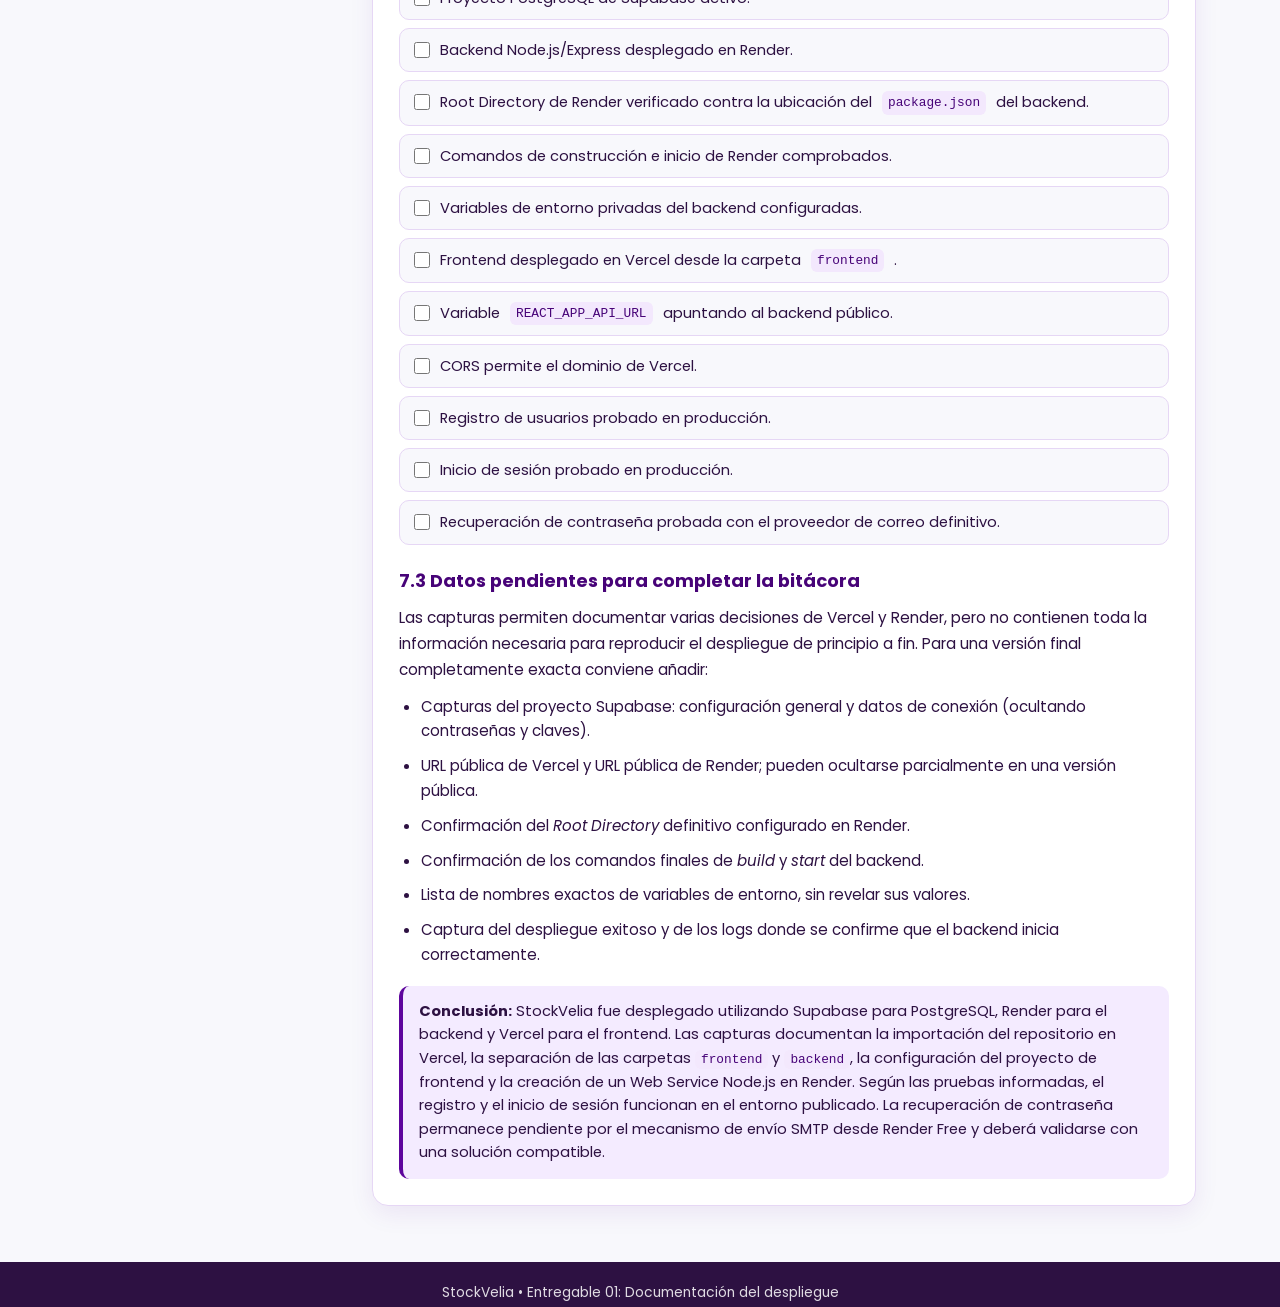
<file: html/01-despliegue.html>
<!DOCTYPE html>
<html lang="es">

<head>
    <meta charset="UTF-8" />
    <meta name="viewport" content="width=device-width, initial-scale=1.0" />
    <title>01. Documentación del despliegue — StockVelia</title>
    <link rel="icon" type="image/png" href="../img/logo.png" />
    <link rel="preconnect" href="https://fonts.googleapis.com" />
    <link rel="preconnect" href="https://fonts.gstatic.com" crossorigin />
    <link
        href="https://fonts.googleapis.com/css2?family=Montserrat:wght@700;800&family=Poppins:wght@400;500;600;700&display=swap"
        rel="stylesheet" />
    <link rel="stylesheet" href="../css/entregables.css" />
    <link rel="stylesheet" href="../css/01-despliegue.css" />
</head>

<body>
    <header class="topbar">
        <div class="container topbar-inner">
            <a href="../index.html" class="brand-link">
                <img src="../img/logo.png" alt="Logo de StockVelia" class="brand-logo" />
                <span>StockVelia</span>
            </a>
            <a href="../index.html#entregables" class="back-link">← Volver a entregables</a>
        </div>
    </header>

    <main class="container">
        <section class="doc-header">
            <span class="doc-tag">Entregable 01 • Documentación del despliegue con evidencias</span>
            <h1>Documentación del despliegue de StockVelia</h1>
            <p class="doc-subtitle">
                Registro detallado de la publicación de StockVelia en internet con evidencias de configuración en
                Vercel y Render, base de datos PostgreSQL en Supabase, variables de entorno, pruebas realizadas,
                incidente SMTP, lista de verificación y datos pendientes.
            </p>
            <div class="doc-meta-strip">
                <span class="meta-pill">Proyecto: StockVelia – Gestión de Inventarios</span>
                <span class="meta-pill">Repo: jaiderovalle6 / StockVelia (main)</span>
                <span class="meta-pill">Plataformas: Vercel · Render · Supabase</span>
                <span class="meta-pill">Actualización: 23 de noviembre de 2026</span>
            </div>
        </section>

        <div class="doc-layout">
            <aside class="doc-nav" aria-label="Índice de documentación del despliegue">
                <h2>Contenido</h2>
                <ul>
                    <li><a href="#sec-1" class="active is-current">1. Objetivo y alcance</a></li>
                    <li><a href="#sec-2">2. Arquitectura y repositorio</a></li>
                    <li><a href="#sec-3">3. Frontend en Vercel</a></li>
                    <li><a href="#sec-4">4. Backend en Render</a></li>
                    <li><a href="#sec-5">5. Base de datos y variables</a></li>
                    <li><a href="#sec-6">6. Pruebas e incidente SMTP</a></li>
                    <li><a href="#sec-7">7. Seguridad, checklist y pendientes</a></li>
                </ul>
            </aside>

            <div class="doc-sections">
                <!-- SECCIÓN 1 -->
                <section class="doc-block" id="sec-1">
                    <h2>1. Objetivo y alcance</h2>
                    <p>
                        Este documento registra el proceso de publicación de <strong>StockVelia</strong> como aplicación
                        web
                        accesible por internet. Se describen las plataformas utilizadas, las configuraciones que pueden
                        identificarse en las capturas y el estado funcional informado durante las pruebas. Las capturas
                        sirven como evidencia de las pantallas de configuración de <strong>Vercel</strong> y
                        <strong>Render</strong>; no se recibieron capturas del panel de <strong>Supabase</strong>.
                    </p>
                    <p>
                        <strong>StockVelia</strong> es una aplicación web de gestión de inventarios orientada a pequeños
                        negocios, como tiendas, minimercados y misceláneas. Su arquitectura separa la interfaz, la
                        lógica
                        del servidor y el almacenamiento de datos.
                    </p>
                </section>

                <!-- SECCIÓN 2 -->
                <section class="doc-block" id="sec-2">
                    <h2>2. Arquitectura desplegada y estructura del proyecto</h2>
                    <p>
                        Flujo general de las solicitudes: el navegador carga la aplicación publicada en
                        <strong>Vercel</strong>; el frontend envía solicitudes a la API alojada en
                        <strong>Render</strong>; el backend procesa la operación y consulta o modifica los datos
                        almacenados en <strong>PostgreSQL en Supabase</strong>. La respuesta vuelve al frontend para
                        actualizar la interfaz.
                    </p>

                    <div class="table-wrap">
                        <table class="deploy-table">
                            <thead>
                                <tr>
                                    <th>Capa</th>
                                    <th>Plataforma</th>
                                    <th>Tecnología</th>
                                    <th>Rol en el despliegue</th>
                                </tr>
                            </thead>
                            <tbody>
                                <tr>
                                    <td><strong>Frontend</strong></td>
                                    <td>Vercel</td>
                                    <td>React</td>
                                    <td>Publica la interfaz que utiliza el usuario.</td>
                                </tr>
                                <tr>
                                    <td><strong>Backend</strong></td>
                                    <td>Render</td>
                                    <td>Node.js + Express</td>
                                    <td>Ejecuta el servidor y expone los endpoints de la API.</td>
                                </tr>
                                <tr>
                                    <td><strong>Base de datos</strong></td>
                                    <td>Supabase</td>
                                    <td>PostgreSQL</td>
                                    <td>Administra la base de datos PostgreSQL utilizada por el backend.</td>
                                </tr>
                            </tbody>
                        </table>
                    </div>

                    <h3>2.1 Repositorio y estructura tipo monorepo</h3>
                    <p>
                        En la pantalla de importación de Vercel se observa la cuenta de GitHub conectada
                        (<code>jaiderovalle6</code>) y el repositorio <code>StockVelia</code> (rama <code>main</code>).
                        Vercel detecta más de una aplicación dentro del repositorio, organizada en carpetas separadas
                        para <code>backend</code> (Express, <code>/api</code>) y <code>frontend</code> (Create React
                        App, <code>/</code>).
                    </p>
                    <p>
                        Esta estructura corresponde a un repositorio con más de una aplicación (estructura tipo
                        monorepo).
                        Para publicar cada parte de manera independiente, se configura la carpeta raíz correspondiente
                        en
                        cada plataforma.
                    </p>
                </section>

                <!-- SECCIÓN 3 -->
                <section class="doc-block" id="sec-3">
                    <h2>3. Despliegue del frontend en Vercel</h2>
                    <h3>3.1 Importación del repositorio y Root Directory</h3>
                    <p>
                        En Vercel se seleccionó el repositorio <code>StockVelia</code> y se inició la creación de un
                        proyecto (por ejemplo, <code>stock-velia</code> en el equipo <code>StockVelia</code>). La
                        pantalla muestra la rama <code>main</code> y la detección de las carpetas <code>backend</code> y
                        <code>frontend</code>. Para el proyecto de interfaz se seleccionó la carpeta
                        <code>frontend</code> como <code>Root Directory</code>.
                    </p>

                    <h3>3.2 Configuración de construcción</h3>
                    <p>
                        La captura muestra el preset <code>Create React App</code> y los campos de <em>Build and Output
                            Settings</em>. Los valores visibles aparecen como sugerencias predeterminadas de Vercel; no
                        se
                        puede confirmar únicamente con la captura si se modificaron o se mantuvieron esos valores al
                        desplegar:
                    </p>
                    <ul class="deploy-list">
                        <li><strong>Root Directory visible:</strong> <code>frontend</code>.</li>
                        <li><strong>Preset visible:</strong> <code>Create React App</code>.</li>
                        <li><strong>Campos mostrados:</strong> <em>Build Command</em>, <em>Output Directory</em> e
                            <em>Install Command</em>.
                        </li>
                    </ul>

                    <h3>3.3 Variable de entorno del frontend y resultado esperado</h3>
                    <p>
                        En la captura de variables de entorno se observa la clave <code>REACT_APP_API_URL</code>. El
                        valor está oculto en la imagen, por lo que no se reproduce en este documento. Por su nombre,
                        esta variable está destinada a indicar al frontend la URL base de la API del backend.
                    </p>
                    <p>
                        Al usar <em>Create React App</em>, las variables expuestas al código del navegador normalmente
                        utilizan el prefijo <code>REACT_APP_</code>. El nombre exacto debe coincidir con el que consulta
                        el código fuente. Si se cambia una variable en Vercel, se debe generar un nuevo despliegue para
                        incorporar el cambio.
                    </p>
                    <div class="deploy-note">
                        <strong>Resultado esperado:</strong> Una vez finalizado el despliegue, Vercel proporciona una
                        URL
                        pública desde la cual se accede a StockVelia. El frontend debe apuntar a la URL pública de
                        Render y no a <code>localhost</code>.
                    </div>
                </section>

                <!-- SECCIÓN 4 -->
                <section class="doc-block" id="sec-4">
                    <h2>4. Despliegue del backend en Render</h2>
                    <h3>4.1 Selección del tipo de servicio</h3>
                    <p>
                        En Render se inició la creación de un servicio nuevo. La pantalla presenta distintos tipos de
                        recursos (<em>Static Sites</em>, <em>Web Services</em>, <em>Private Services</em>,
                        <em>Background Workers</em>, <em>Cron Jobs</em>, <em>Postgres</em>, <em>Key Value</em>,
                        <em>Workflow</em> y <em>Sandbox Group</em>). Para un backend Node.js con Express que atiende
                        solicitudes HTTP, el tipo correspondiente es <strong>Web Service</strong>.
                    </p>

                    <h3>4.2 Configuración del Web Service</h3>
                    <p>
                        La pantalla de configuración muestra el nombre <code>StockVelia</code>, el repositorio
                        <code>jaiderovalle6 / StockVelia</code>, la rama <code>main</code> y el entorno
                        <code>Node</code>. También se observa la región <code>Ohio (US East)</code>. El campo
                        <em>Root Directory</em> aparece vacío en la captura, por lo que no se puede afirmar que se haya
                        configurado una subcarpeta en ese campo.
                    </p>
                    <div class="table-wrap">
                        <table class="deploy-table">
                            <thead>
                                <tr>
                                    <th>Campo en Render</th>
                                    <th>Valor observado en captura</th>
                                    <th>Verificación requerida</th>
                                </tr>
                            </thead>
                            <tbody>
                                <tr>
                                    <td><strong>Repositorio</strong></td>
                                    <td><code>jaiderovalle6 / StockVelia</code></td>
                                    <td>Confirmado en evidencia.</td>
                                </tr>
                                <tr>
                                    <td><strong>Rama</strong></td>
                                    <td><code>main</code></td>
                                    <td>Confirmado en evidencia.</td>
                                </tr>
                                <tr>
                                    <td><strong>Lenguaje / Entorno</strong></td>
                                    <td><code>Node</code></td>
                                    <td>Confirmado en evidencia.</td>
                                </tr>
                                <tr>
                                    <td><strong>Región</strong></td>
                                    <td><code>Ohio (US East)</code></td>
                                    <td>Confirmado en evidencia.</td>
                                </tr>
                                <tr>
                                    <td><strong>Root Directory</strong></td>
                                    <td>Vacío en la captura</td>
                                    <td>Verificar si el servidor está en <code>backend</code> o en raíz.</td>
                                </tr>
                                <tr>
                                    <td><strong>Build Command</strong></td>
                                    <td><code>yarn</code></td>
                                    <td>Confirmar comando final ejecutado en Render.</td>
                                </tr>
                                <tr>
                                    <td><strong>Start Command</strong></td>
                                    <td><code>yarn start</code></td>
                                    <td>Confirmar comando final ejecutado en Render.</td>
                                </tr>
                                <tr>
                                    <td><strong>Tarifa / Recurso visible</strong></td>
                                    <td><code>$7/month</code> · <code>0.5 CPU</code> · <code>512 MB RAM</code></td>
                                    <td>Verificar en el panel cuál plan quedó activo finalmente.</td>
                                </tr>
                            </tbody>
                        </table>
                    </div>

                    <h3>4.3 Consideración sobre el directorio raíz y plan</h3>
                    <p>
                        Como el repositorio contiene carpetas <code>backend</code> y <code>frontend</code>, Render debe
                        ejecutar los comandos en la carpeta que contiene el <code>package.json</code> del servidor. Si
                        el
                        <code>package.json</code> del backend está dentro de <code>backend</code>, el
                        <em>Root Directory</em> del servicio debe apuntar a esa carpeta, o los comandos deben ajustarse
                        para ejecutarse desde la raíz del repositorio. La captura compartida muestra el campo vacío, por
                        lo que este dato debe verificarse en la configuración final del servicio.
                    </p>
                    <p>
                        Asimismo, la tarifa de <code>$7/month</code> visible en la parte inferior de la captura
                        corresponde al precio mostrado al momento de tomarla; no demuestra por sí solo cuál plan quedó
                        activo finalmente, lo cual debe verificarse directamente en el panel de Render.
                    </p>
                </section>

                <!-- SECCIÓN 5 -->
                <section class="doc-block" id="sec-5">
                    <h2>5. Base de datos en Supabase y variables de entorno</h2>
                    <p>
                        <strong>Supabase</strong> se utiliza para alojar la base de datos PostgreSQL de StockVelia. El
                        backend de Render debe conectarse a esa base de datos mediante los parámetros o la cadena de
                        conexión configurados como variables de entorno.
                    </p>
                    <h3>5.1 Pasos generales de configuración en Supabase</h3>
                    <ol class="deploy-list">
                        <li>Crear o seleccionar el proyecto de StockVelia en Supabase.</li>
                        <li>Utilizar la base de datos PostgreSQL asociada al proyecto.</li>
                        <li>Obtener los parámetros de conexión desde la sección de conexión de la base de datos.</li>
                        <li>Configurar esos datos en las variables de entorno privadas del backend en Render.</li>
                        <li>Comprobar desde el backend que puede conectarse y ejecutar consultas sobre PostgreSQL.</li>
                    </ol>
                    <p>
                        <em>Nota sobre evidencias:</em> No se recibieron capturas del panel de Supabase, por lo que no
                        se
                        especifican el nombre del proyecto, región, método de conexión, tablas ni valores de
                        configuración. Esos datos deben añadirse cuando se disponga de las capturas o de la
                        configuración exacta.
                    </p>

                    <h3>5.2 Variables de entorno y comunicación entre servicios</h3>
                    <p>
                        Las variables de entorno permiten configurar cada servicio sin guardar credenciales en el
                        código.
                        Los nombres del backend en la tabla son referencias habituales y deben contrastarse con las
                        llamadas <code>process.env</code> del código real (sin copiar valores secretos aquí):
                    </p>
                    <div class="table-wrap">
                        <table class="deploy-table">
                            <thead>
                                <tr>
                                    <th>Servicio</th>
                                    <th>Variable / Dato</th>
                                    <th>Finalidad</th>
                                </tr>
                            </thead>
                            <tbody>
                                <tr>
                                    <td><strong>Vercel</strong></td>
                                    <td><code>REACT_APP_API_URL</code></td>
                                    <td>URL base del backend/API; visible en la captura (valor oculto).</td>
                                </tr>
                                <tr>
                                    <td><strong>Render</strong></td>
                                    <td><code>DATABASE_URL</code> o variables <code>DB_*</code></td>
                                    <td>Conexión privada del backend con PostgreSQL; nombre real por verificar.</td>
                                </tr>
                                <tr>
                                    <td><strong>Render</strong></td>
                                    <td><code>JWT_SECRET</code></td>
                                    <td>Firma de tokens si la autenticación del proyecto utiliza JWT.</td>
                                </tr>
                                <tr>
                                    <td><strong>Render</strong></td>
                                    <td><code>CLIENT_URL</code> / <code>FRONTEND_URL</code></td>
                                    <td>Origen permitido para CORS, si el código lo requiere.</td>
                                </tr>
                                <tr>
                                    <td><strong>Render</strong></td>
                                    <td><code>EMAIL_USER</code> / <code>EMAIL_PASS</code></td>
                                    <td>Credenciales SMTP actualmente utilizadas para el envío de correo.</td>
                                </tr>
                            </tbody>
                        </table>
                    </div>
                </section>

                <!-- SECCIÓN 6 -->
                <section class="doc-block" id="sec-6">
                    <h2>6. Pruebas de funcionamiento e incidente de recuperación de contraseña</h2>
                    <div class="table-wrap">
                        <table class="deploy-table">
                            <thead>
                                <tr>
                                    <th>Componente o prueba</th>
                                    <th>Estado informado</th>
                                    <th>Detalle</th>
                                </tr>
                            </thead>
                            <tbody>
                                <tr>
                                    <td><strong>Frontend en Vercel</strong></td>
                                    <td><span class="status-ok">Desplegado</span></td>
                                    <td>La aplicación está publicada.</td>
                                </tr>
                                <tr>
                                    <td><strong>Backend en Render</strong></td>
                                    <td><span class="status-ok">Desplegado</span></td>
                                    <td>La API está publicada.</td>
                                </tr>
                                <tr>
                                    <td><strong>Base de datos en Supabase</strong></td>
                                    <td><span class="status-ok">Configurada</span></td>
                                    <td>PostgreSQL es la base de datos utilizada.</td>
                                </tr>
                                <tr>
                                    <td><strong>Registro</strong></td>
                                    <td><span class="status-ok">Funcionando</span></td>
                                    <td>Se confirmó que permite registrar usuarios.</td>
                                </tr>
                                <tr>
                                    <td><strong>Inicio de sesión</strong></td>
                                    <td><span class="status-ok">Funcionando</span></td>
                                    <td>Se confirmó que permite iniciar sesión.</td>
                                </tr>
                                <tr>
                                    <td><strong>Recuperación de contraseña</strong></td>
                                    <td><span class="status-warn">Pendiente</span></td>
                                    <td>La solicitud presenta errores al enviar el correo.</td>
                                </tr>
                            </tbody>
                        </table>
                    </div>

                    <h3>6.1 Incidente de recuperación de contraseña (SMTP en Render Free)</h3>
                    <p>
                        Al probar la recuperación de contraseña, los registros (logs) de Render mostraron los
                        siguientes mensajes:
                    </p>
                    <pre class="code-block"><code>Error al solicitar recuperación: connect ENETUNREACH 2607:f8b0:4001:c62::6d:587 - Local (:::0)
Error al solicitar recuperación: Connection timeout</code></pre>
                    <p>
                        El backend utiliza <strong>Nodemailer</strong> y la cuenta Gmail
                        <code>stockvelia7@gmail.com</code> para conectarse a <code>smtp.gmail.com</code>. La
                        configuración original utilizaba el puerto <code>465</code> con <code>secure: true</code>.
                        Posteriormente se probó el puerto <code>587</code> con <code>secure: false</code> y
                        <code>family: 4</code> para forzar IPv4.
                    </p>
                    <p>
                        El error <code>ENETUNREACH</code> indica que no se pudo alcanzar la dirección de red. El
                        <code>timeout</code> indica que la conexión no se completó dentro del tiempo permitido. Render
                        documenta restricciones de SMTP saliente en los servicios gratuitos para los puertos
                        <code>25</code>, <code>465</code> y <code>587</code>. Por ello, cambiar de puerto o forzar IPv4
                        no elimina una restricción de red del plan.
                    </p>

                    <h3>6.2 Alternativas evaluadas</h3>
                    <ul class="deploy-list">
                        <li>
                            <strong>Mantener Render Free y usar un proveedor de correo mediante API HTTPS</strong>, como
                            <strong>Resend</strong>. Para enviar correos a cualquier usuario desde un remitente propio
                            en producción se debe verificar un dominio.
                        </li>
                        <li>
                            <strong>Utilizar un servicio de Render de pago que permita SMTP saliente</strong> y
                            conservar
                            Nodemailer con Gmail, verificando previamente el plan y los precios vigentes.
                        </li>
                        <li>
                            La dirección Gmail <code>stockvelia7@gmail.com</code> puede seguir siendo la cuenta de
                            correo del proyecto, pero la decisión técnica depende del servicio de envío y de las
                            restricciones del alojamiento.
                        </li>
                    </ul>
                </section>

                <!-- SECCIÓN 7 -->
                <section class="doc-block" id="sec-7">
                    <h2>7. Seguridad, lista de verificación y datos pendientes</h2>
                    <h3>7.1 Seguridad y buenas prácticas</h3>
                    <ul class="deploy-list">
                        <li>No guardar contraseñas, claves API ni cadenas de conexión en el repositorio.</li>
                        <li>Excluir los archivos <code>.env</code> mediante <code>.gitignore</code>.</li>
                        <li>Configurar las variables secretas directamente en Render y las variables públicas
                            necesarias en Vercel.</li>
                        <li>No exponer credenciales de Supabase ni secretos JWT en el frontend.</li>
                        <li>Permitir mediante CORS únicamente los orígenes necesarios.</li>
                        <li>Revisar los logs de Render sin imprimir tokens, contraseñas ni datos privados.</li>
                        <li>Después de modificar variables de entorno, volver a desplegar el servicio correspondiente.
                        </li>
                    </ul>

                    <h3>7.2 Lista de verificación</h3>
                    <ul class="checklist-interactive" id="deployChecklist">
                        <li><label><input type="checkbox" /> Proyecto PostgreSQL de Supabase activo.</label></li>
                        <li><label><input type="checkbox" /> Backend Node.js/Express desplegado en Render.</label></li>
                        <li><label><input type="checkbox" /> Root Directory de Render verificado contra la ubicación del
                                <code>package.json</code> del backend.</label></li>
                        <li><label><input type="checkbox" /> Comandos de construcción e inicio de Render
                                comprobados.</label></li>
                        <li><label><input type="checkbox" /> Variables de entorno privadas del backend
                                configuradas.</label></li>
                        <li><label><input type="checkbox" /> Frontend desplegado en Vercel desde la carpeta
                                <code>frontend</code>.</label></li>
                        <li><label><input type="checkbox" /> Variable <code>REACT_APP_API_URL</code> apuntando al
                                backend público.</label></li>
                        <li><label><input type="checkbox" /> CORS permite el dominio de Vercel.</label></li>
                        <li><label><input type="checkbox" /> Registro de usuarios probado en producción.</label></li>
                        <li><label><input type="checkbox" /> Inicio de sesión probado en producción.</label></li>
                        <li><label><input type="checkbox" /> Recuperación de contraseña probada con el proveedor de
                                correo definitivo.</label></li>
                    </ul>

                    <h3>7.3 Datos pendientes para completar la bitácora</h3>
                    <p>
                        Las capturas permiten documentar varias decisiones de Vercel y Render, pero no contienen toda la
                        información necesaria para reproducir el despliegue de principio a fin. Para una versión final
                        completamente exacta conviene añadir:
                    </p>
                    <ul class="deploy-list">
                        <li>Capturas del proyecto Supabase: configuración general y datos de conexión (ocultando
                            contraseñas y claves).</li>
                        <li>URL pública de Vercel y URL pública de Render; pueden ocultarse parcialmente en una versión
                            pública.</li>
                        <li>Confirmación del <em>Root Directory</em> definitivo configurado en Render.</li>
                        <li>Confirmación de los comandos finales de <em>build</em> y <em>start</em> del backend.</li>
                        <li>Lista de nombres exactos de variables de entorno, sin revelar sus valores.</li>
                        <li>Captura del despliegue exitoso y de los logs donde se confirme que el backend inicia
                            correctamente.</li>
                    </ul>

                    <div class="deploy-note">
                        <strong>Conclusión:</strong> StockVelia fue desplegado utilizando Supabase para PostgreSQL,
                        Render para el backend y Vercel para el frontend. Las capturas documentan la importación del
                        repositorio en Vercel, la separación de las carpetas <code>frontend</code> y
                        <code>backend</code>, la configuración del proyecto de frontend y la creación de un Web Service
                        Node.js en Render. Según las pruebas informadas, el registro y el inicio de sesión funcionan en
                        el entorno publicado. La recuperación de contraseña permanece pendiente por el mecanismo de
                        envío
                        SMTP desde Render Free y deberá validarse con una solución compatible.
                    </div>
                </section>
            </div>
        </div>
    </main>

    <footer class="doc-footer">
        <div class="container">StockVelia • Entregable 01: Documentación del despliegue</div>
    </footer>

    <script src="../js/01-despliegue.js"></script>
</body>

</html>
</file>
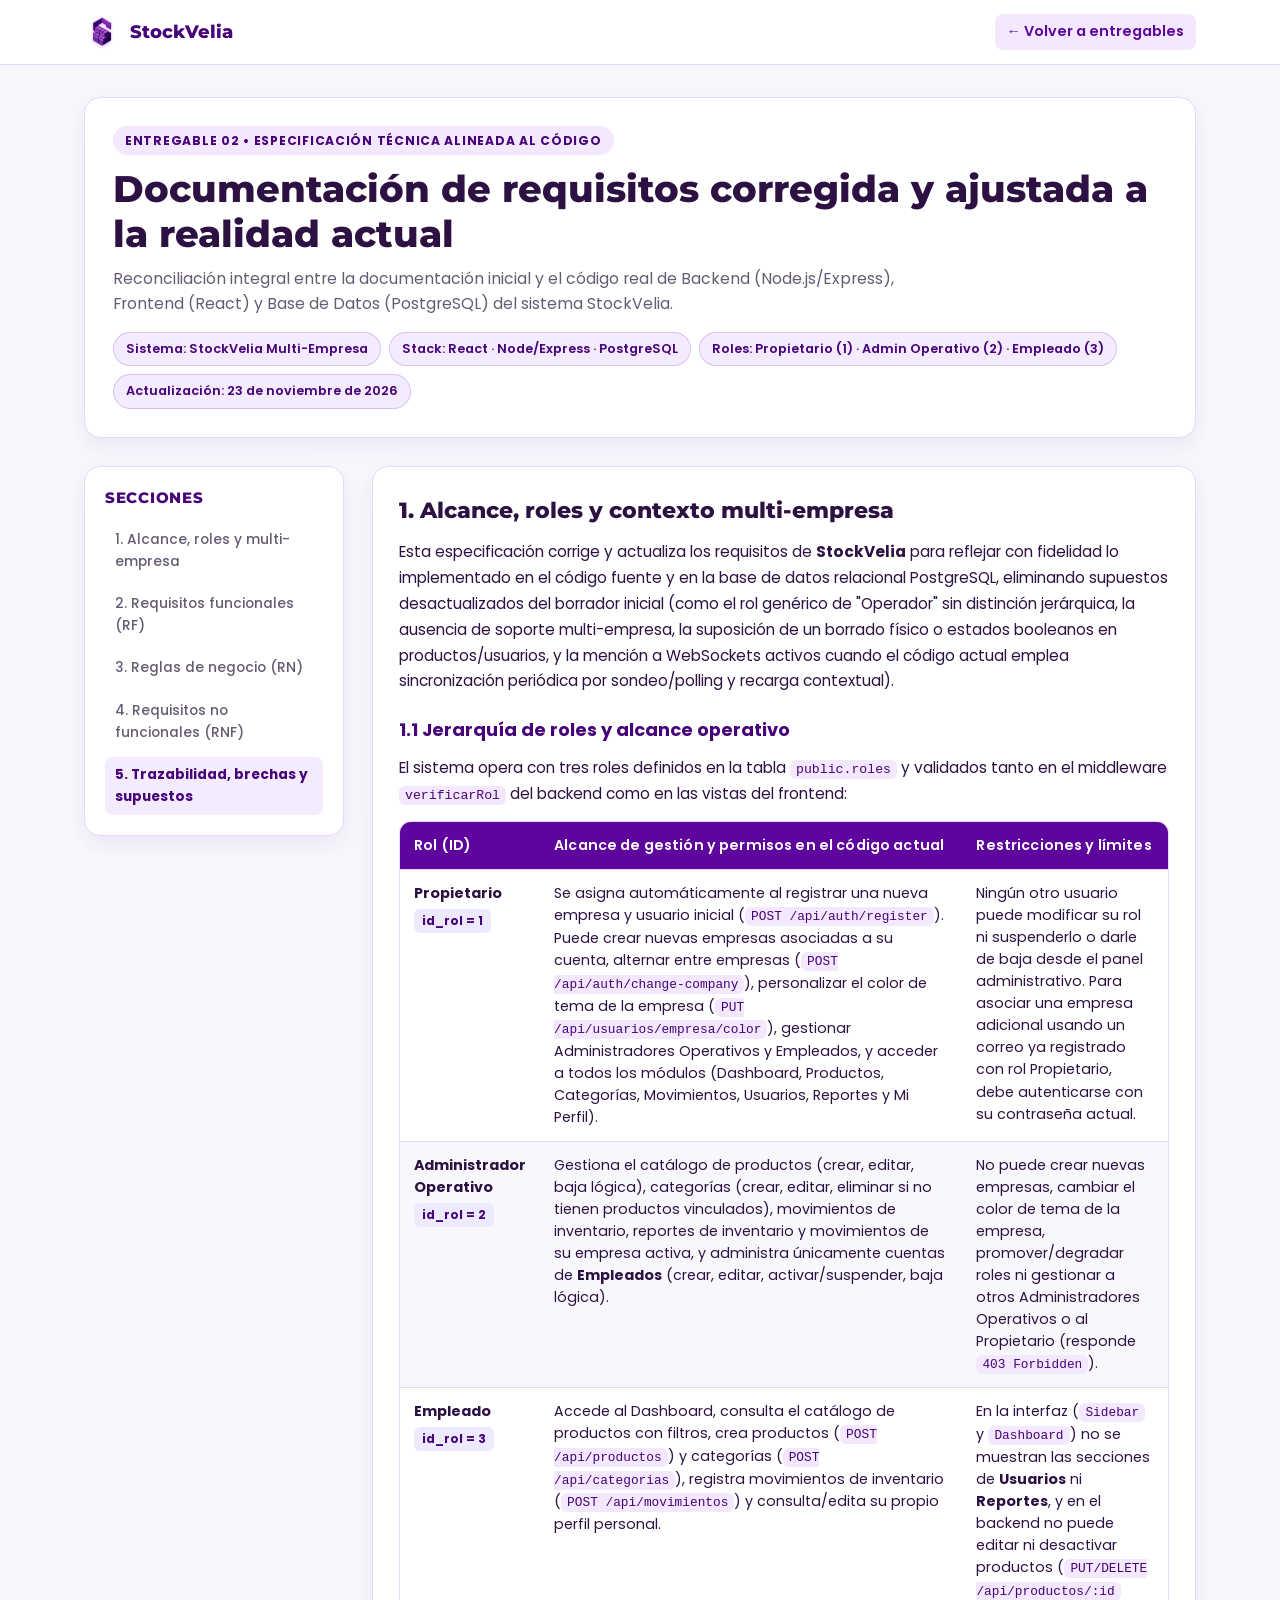
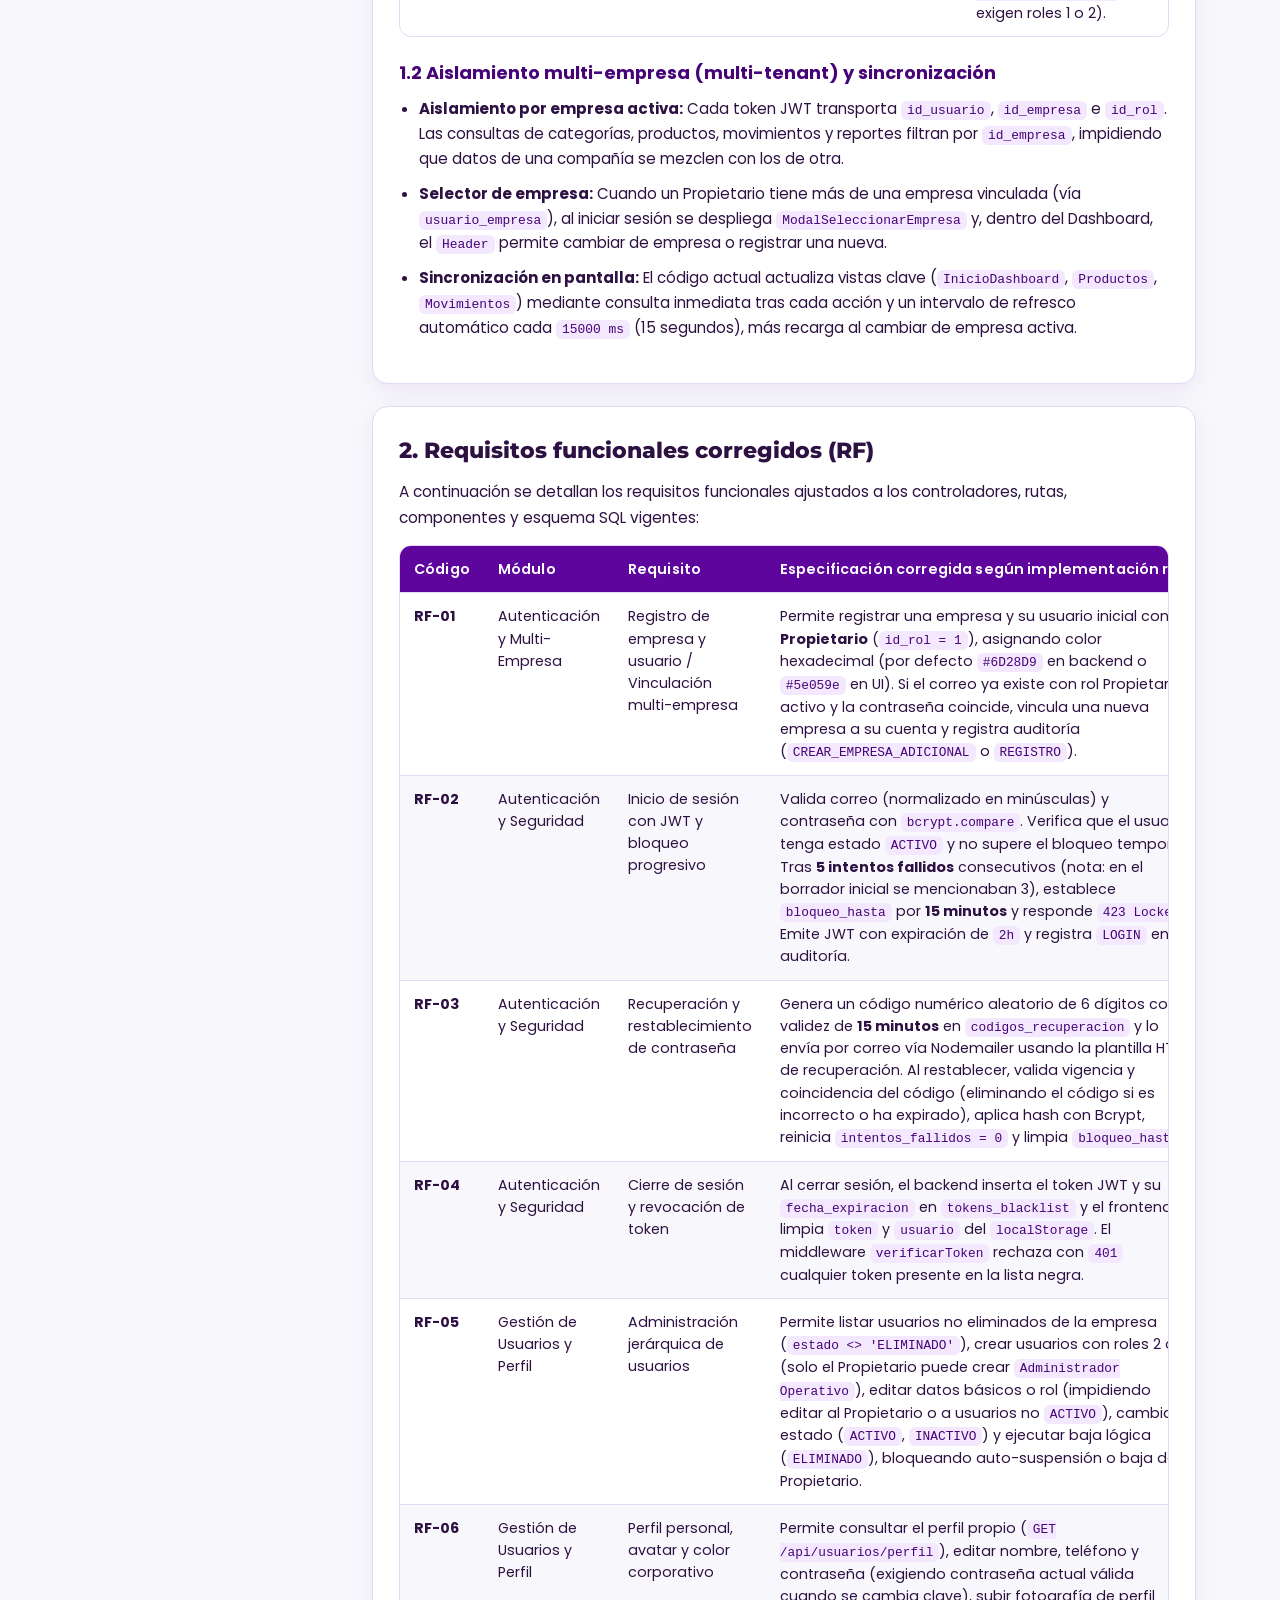
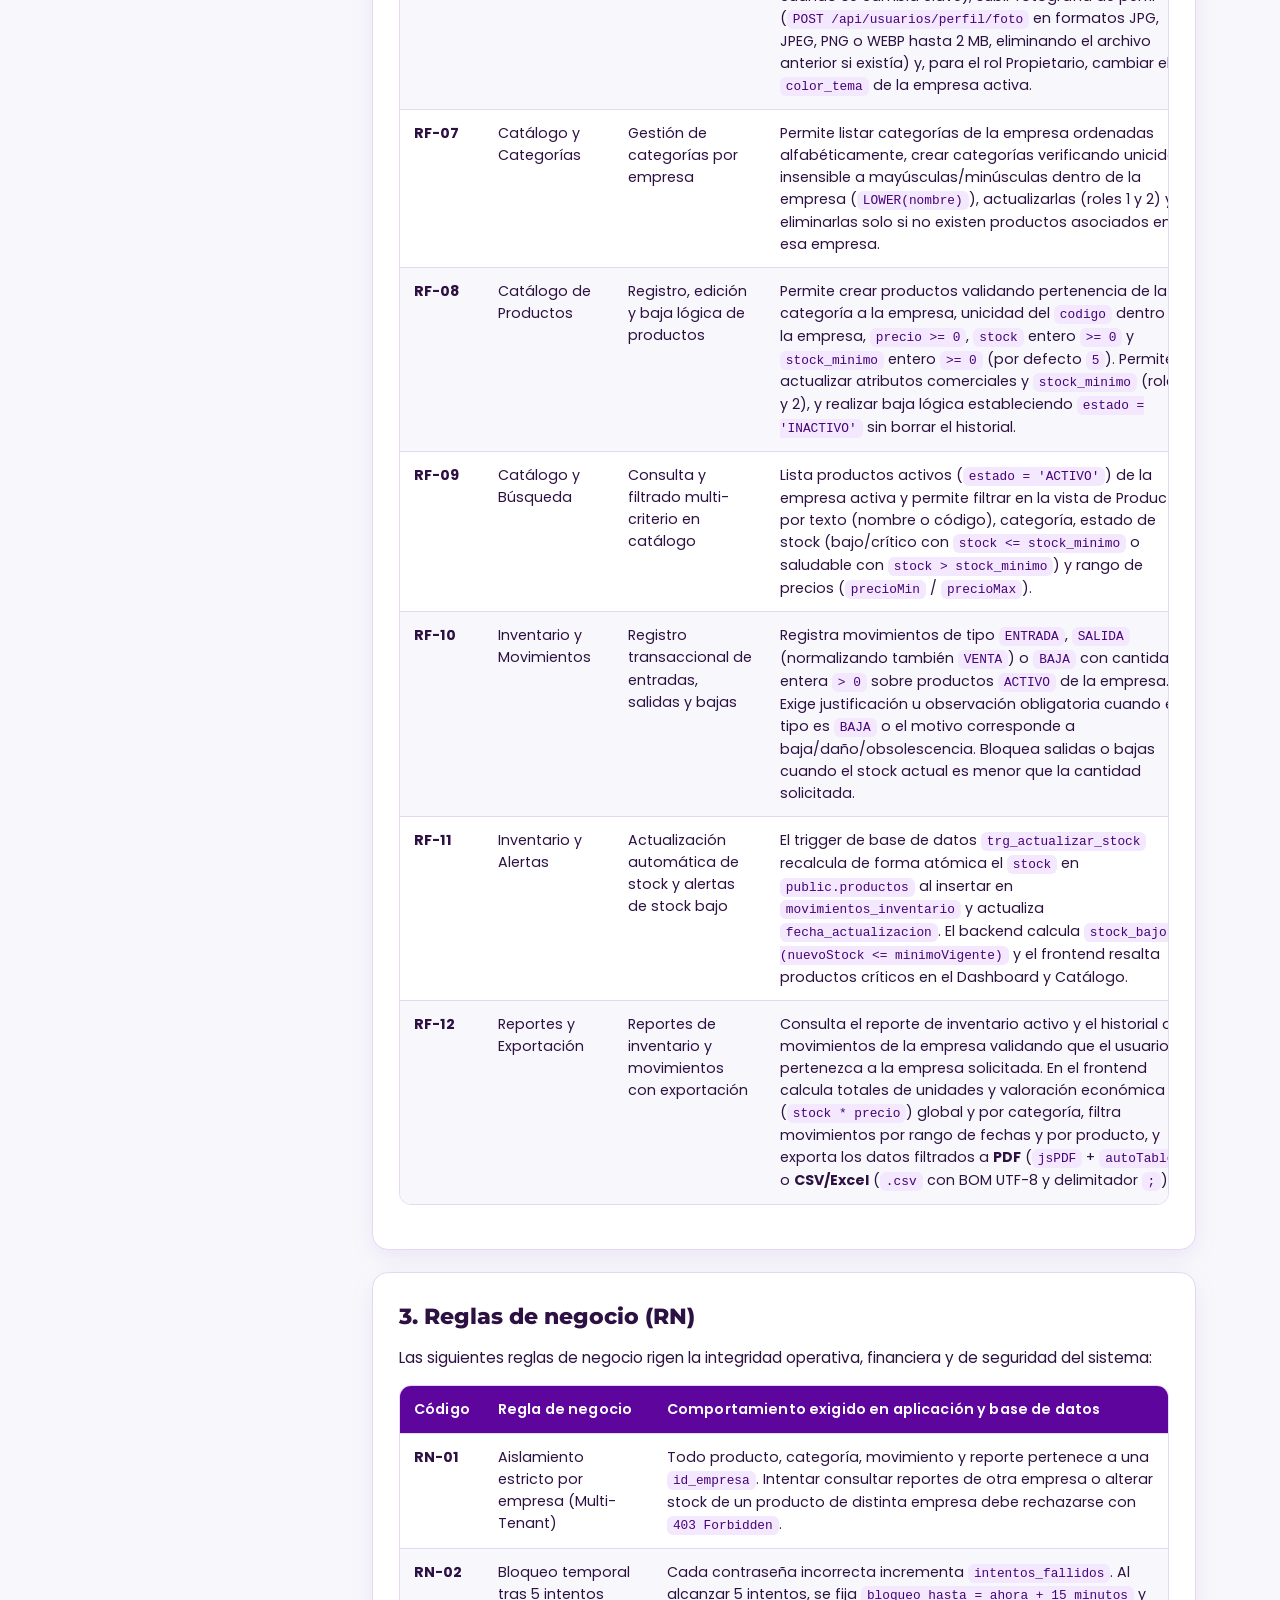
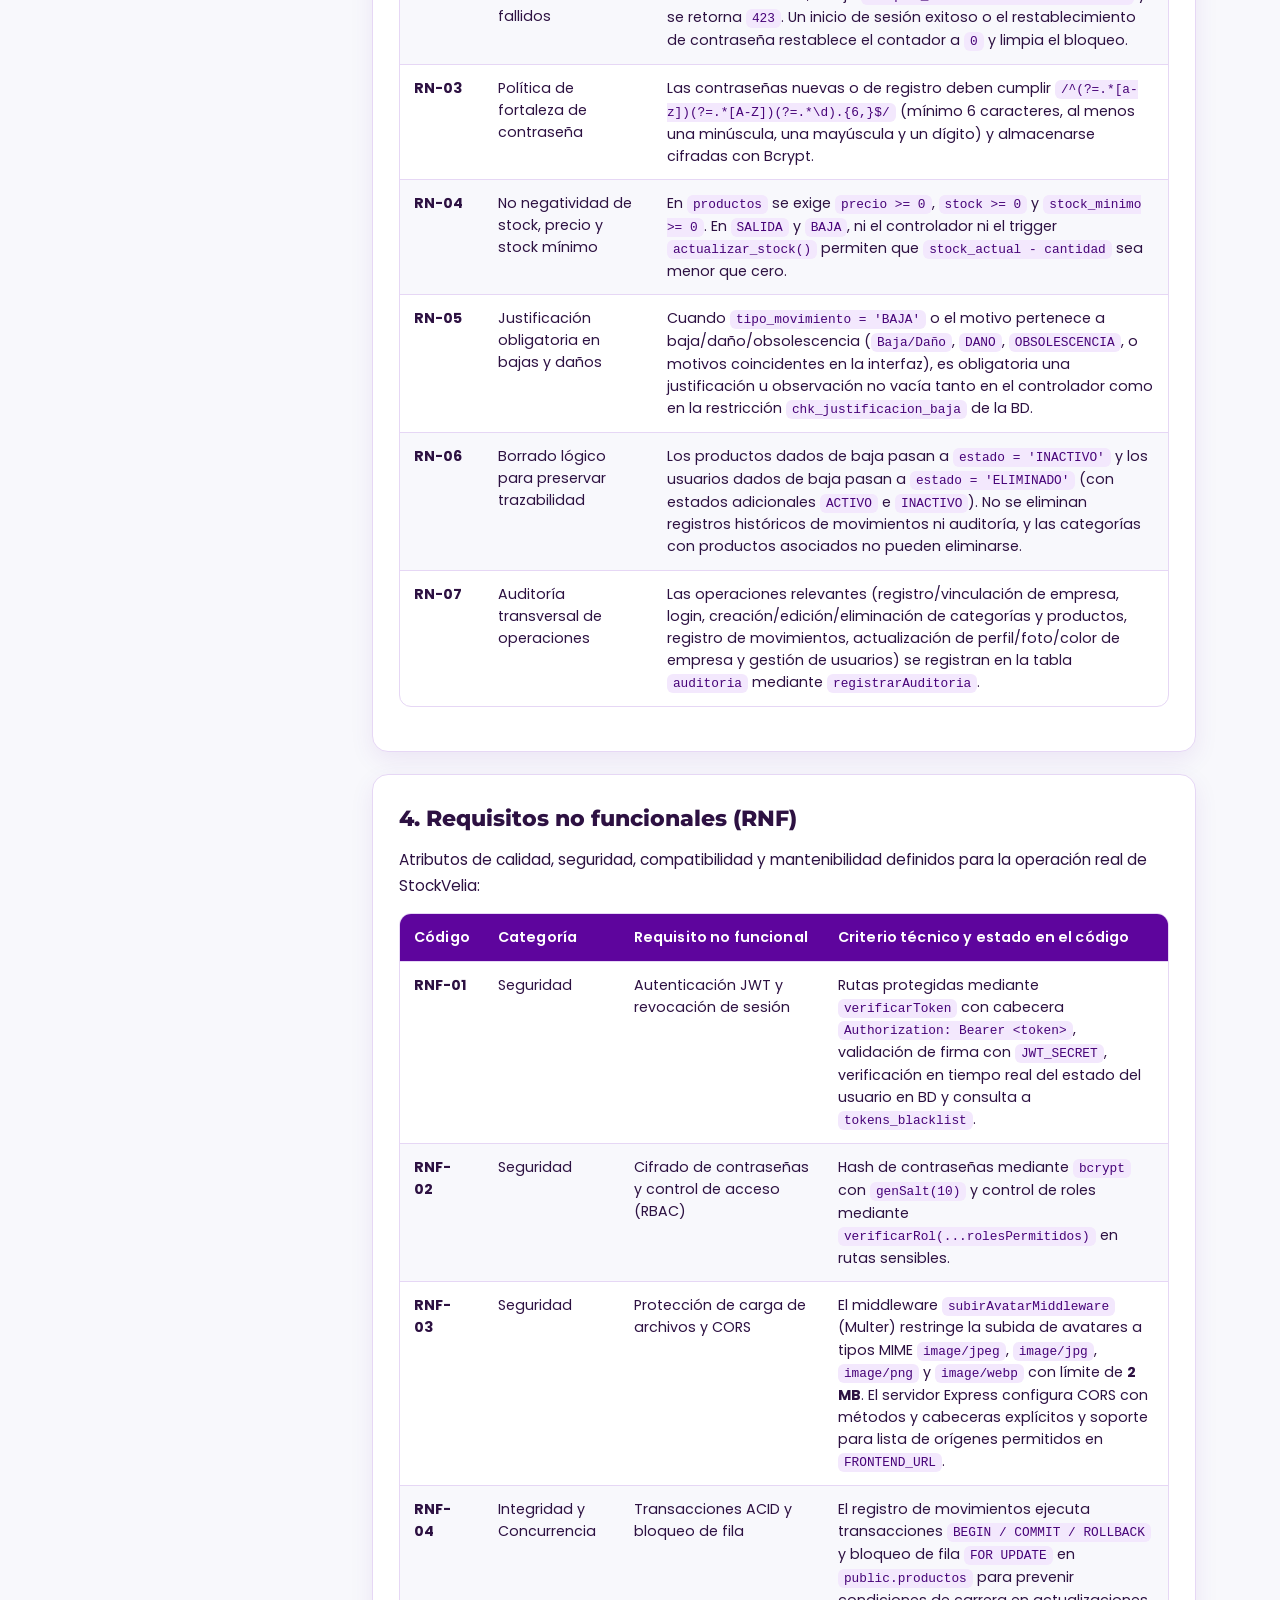
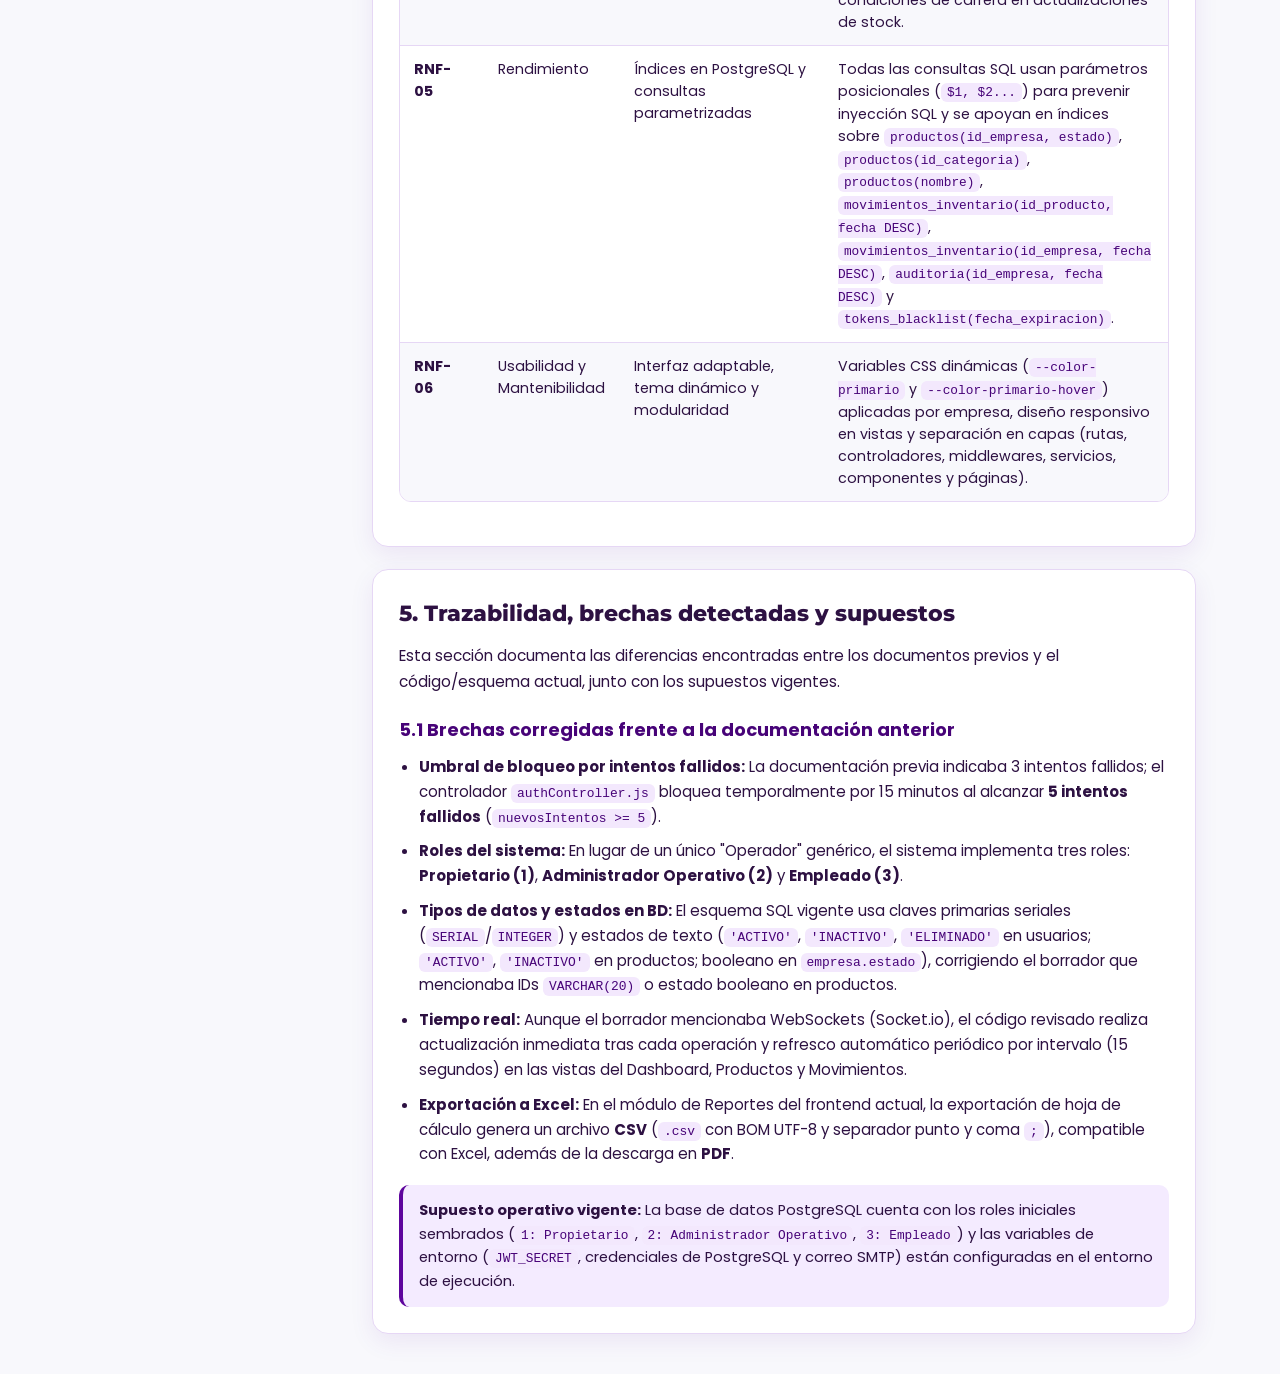
<file: html/02-requisitos.html>
<!DOCTYPE html>
<html lang="es">

<head>
    <meta charset="UTF-8" />
    <meta name="viewport" content="width=device-width, initial-scale=1.0" />
    <title>02. Documentación de requisitos corregida — StockVelia</title>
    <link rel="icon" type="image/png" href="../img/logo.png" />
    <link rel="preconnect" href="https://fonts.googleapis.com" />
    <link rel="preconnect" href="https://fonts.gstatic.com" crossorigin />
    <link
        href="https://fonts.googleapis.com/css2?family=Montserrat:wght@700;800&family=Poppins:wght@400;500;600;700&display=swap"
        rel="stylesheet" />
    <link rel="stylesheet" href="../css/entregables.css" />
    <link rel="stylesheet" href="../css/02-requisitos.css" />
</head>

<body>
    <header class="topbar">
        <div class="container topbar-inner">
            <a href="../index.html" class="brand-link">
                <img src="../img/logo.png" alt="Logo de StockVelia" class="brand-logo" />
                <span>StockVelia</span>
            </a>
            <a href="../index.html#entregables" class="back-link">← Volver a entregables</a>
        </div>
    </header>

    <main class="container">
        <section class="doc-header">
            <span class="doc-tag">Entregable 02 • Especificación técnica alineada al código</span>
            <h1>Documentación de requisitos corregida y ajustada a la realidad actual</h1>
            <p class="doc-subtitle">
                Reconciliación integral entre la documentación inicial y el código real de Backend (Node.js/Express),
                Frontend (React) y Base de Datos (PostgreSQL) del sistema StockVelia.
            </p>
            <div class="doc-meta-strip">
                <span class="meta-pill">Sistema: StockVelia Multi-Empresa</span>
                <span class="meta-pill">Stack: React · Node/Express · PostgreSQL</span>
                <span class="meta-pill">Roles: Propietario (1) · Admin Operativo (2) · Empleado (3)</span>
                <span class="meta-pill">Actualización: 23 de noviembre de 2026</span>
            </div>
        </section>

        <div class="doc-layout">
            <aside class="doc-nav" aria-label="Navegación de secciones">
                <h2>Secciones</h2>
                <ul>
                    <li><a href="#sec-1" class="active is-current">1. Alcance, roles y multi-empresa</a></li>
                    <li><a href="#sec-2">2. Requisitos funcionales (RF)</a></li>
                    <li><a href="#sec-3">3. Reglas de negocio (RN)</a></li>
                    <li><a href="#sec-4">4. Requisitos no funcionales (RNF)</a></li>
                    <li><a href="#sec-5">5. Trazabilidad, brechas y supuestos</a></li>
                </ul>
            </aside>

            <div class="doc-sections">
                <!-- SECCIÓN 1 -->
                <section class="doc-block" id="sec-1">
                    <h2>1. Alcance, roles y contexto multi-empresa</h2>
                    <p>
                        Esta especificación corrige y actualiza los requisitos de <strong>StockVelia</strong> para
                        reflejar con fidelidad lo implementado en el código fuente y en la base de datos relacional
                        PostgreSQL, eliminando supuestos desactualizados del borrador inicial (como el rol genérico de
                        "Operador" sin distinción jerárquica, la ausencia de soporte multi-empresa, la suposición de un
                        borrado físico o estados booleanos en productos/usuarios, y la mención a WebSockets activos
                        cuando el código actual emplea sincronización periódica por sondeo/polling y recarga
                        contextual).
                    </p>

                    <h3>1.1 Jerarquía de roles y alcance operativo</h3>
                    <p>
                        El sistema opera con tres roles definidos en la tabla <code>public.roles</code> y validados
                        tanto en el middleware <code>verificarRol</code> del backend como en las vistas del frontend:
                    </p>

                    <div class="table-wrap">
                        <table class="req-table">
                            <thead>
                                <tr>
                                    <th>Rol (ID)</th>
                                    <th>Alcance de gestión y permisos en el código actual</th>
                                    <th>Restricciones y límites</th>
                                </tr>
                            </thead>
                            <tbody>
                                <tr>
                                    <td><strong>Propietario</strong><br><span class="code-badge">id_rol = 1</span></td>
                                    <td>
                                        Se asigna automáticamente al registrar una nueva empresa y usuario inicial
                                        (<code>POST /api/auth/register</code>). Puede crear nuevas empresas asociadas a
                                        su cuenta, alternar entre empresas (<code>POST /api/auth/change-company</code>),
                                        personalizar el color de tema de la empresa
                                        (<code>PUT /api/usuarios/empresa/color</code>), gestionar Administradores
                                        Operativos y Empleados, y acceder a todos los módulos (Dashboard, Productos,
                                        Categorías, Movimientos, Usuarios, Reportes y Mi Perfil).
                                    </td>
                                    <td>
                                        Ningún otro usuario puede modificar su rol ni suspenderlo o darle de baja desde
                                        el panel administrativo. Para asociar una empresa adicional usando un correo ya
                                        registrado con rol Propietario, debe autenticarse con su contraseña actual.
                                    </td>
                                </tr>
                                <tr>
                                    <td><strong>Administrador Operativo</strong><br><span class="code-badge">id_rol =
                                            2</span></td>
                                    <td>
                                        Gestiona el catálogo de productos (crear, editar, baja lógica), categorías
                                        (crear, editar, eliminar si no tienen productos vinculados), movimientos de
                                        inventario, reportes de inventario y movimientos de su empresa activa, y
                                        administra únicamente cuentas de <strong>Empleados</strong> (crear, editar,
                                        activar/suspender, baja lógica).
                                    </td>
                                    <td>
                                        No puede crear nuevas empresas, cambiar el color de tema de la empresa,
                                        promover/degradar roles ni gestionar a otros Administradores Operativos o al
                                        Propietario (responde <code>403 Forbidden</code>).
                                    </td>
                                </tr>
                                <tr>
                                    <td><strong>Empleado</strong><br><span class="code-badge">id_rol = 3</span></td>
                                    <td>
                                        Accede al Dashboard, consulta el catálogo de productos con filtros, crea
                                        productos (<code>POST /api/productos</code>) y categorías
                                        (<code>POST /api/categorias</code>), registra movimientos de inventario
                                        (<code>POST /api/movimientos</code>) y consulta/edita su propio perfil personal.
                                    </td>
                                    <td>
                                        En la interfaz (<code>Sidebar</code> y <code>Dashboard</code>) no se muestran
                                        las secciones de <strong>Usuarios</strong> ni <strong>Reportes</strong>, y en el
                                        backend no puede editar ni desactivar productos
                                        (<code>PUT/DELETE /api/productos/:id</code> exigen roles 1 o 2).
                                    </td>
                                </tr>
                            </tbody>
                        </table>
                    </div>

                    <h3>1.2 Aislamiento multi-empresa (multi-tenant) y sincronización</h3>
                    <ul class="detail-list">
                        <li>
                            <strong>Aislamiento por empresa activa:</strong> Cada token JWT transporta
                            <code>id_usuario</code>, <code>id_empresa</code> e <code>id_rol</code>. Las consultas de
                            categorías, productos, movimientos y reportes filtran por <code>id_empresa</code>,
                            impidiendo que datos de una compañía se mezclen con los de otra.
                        </li>
                        <li>
                            <strong>Selector de empresa:</strong> Cuando un Propietario tiene más de una empresa
                            vinculada (vía <code>usuario_empresa</code>), al iniciar sesión se despliega
                            <code>ModalSeleccionarEmpresa</code> y, dentro del Dashboard, el <code>Header</code> permite
                            cambiar de empresa o registrar una nueva.
                        </li>
                        <li>
                            <strong>Sincronización en pantalla:</strong> El código actual actualiza vistas clave
                            (<code>InicioDashboard</code>, <code>Productos</code>, <code>Movimientos</code>) mediante
                            consulta inmediata tras cada acción y un intervalo de refresco automático cada
                            <code>15000 ms</code> (15 segundos), más recarga al cambiar de empresa activa.
                        </li>
                    </ul>
                </section>

                <!-- SECCIÓN 2 -->
                <section class="doc-block" id="sec-2">
                    <h2>2. Requisitos funcionales corregidos (RF)</h2>
                    <p>
                        A continuación se detallan los requisitos funcionales ajustados a los controladores, rutas,
                        componentes y esquema SQL vigentes:
                    </p>
                    <div class="table-wrap">
                        <table class="req-table">
                            <thead>
                                <tr>
                                    <th>Código</th>
                                    <th>Módulo</th>
                                    <th>Requisito</th>
                                    <th>Especificación corregida según implementación real</th>
                                </tr>
                            </thead>
                            <tbody>
                                <tr>
                                    <td><strong>RF-01</strong></td>
                                    <td>Autenticación y Multi-Empresa</td>
                                    <td>Registro de empresa y usuario / Vinculación multi-empresa</td>
                                    <td>
                                        Permite registrar una empresa y su usuario inicial con rol
                                        <strong>Propietario</strong> (<code>id_rol = 1</code>), asignando color
                                        hexadecimal (por defecto <code>#6D28D9</code> en backend o
                                        <code>#5e059e</code> en UI). Si el correo ya existe con rol Propietario activo y
                                        la contraseña coincide, vincula una nueva empresa a su cuenta y registra
                                        auditoría (<code>CREAR_EMPRESA_ADICIONAL</code> o <code>REGISTRO</code>).
                                    </td>
                                </tr>
                                <tr>
                                    <td><strong>RF-02</strong></td>
                                    <td>Autenticación y Seguridad</td>
                                    <td>Inicio de sesión con JWT y bloqueo progresivo</td>
                                    <td>
                                        Valida correo (normalizado en minúsculas) y contraseña con
                                        <code>bcrypt.compare</code>. Verifica que el usuario tenga estado
                                        <code>ACTIVO</code> y no supere el bloqueo temporal. Tras <strong>5 intentos
                                            fallidos</strong> consecutivos (nota: en el borrador inicial se mencionaban
                                        3),
                                        establece <code>bloqueo_hasta</code> por <strong>15 minutos</strong> y responde
                                        <code>423 Locked</code>. Emite JWT con expiración de <code>2h</code> y registra
                                        <code>LOGIN</code> en auditoría.
                                    </td>
                                </tr>
                                <tr>
                                    <td><strong>RF-03</strong></td>
                                    <td>Autenticación y Seguridad</td>
                                    <td>Recuperación y restablecimiento de contraseña</td>
                                    <td>
                                        Genera un código numérico aleatorio de 6 dígitos con validez de <strong>15
                                            minutos</strong> en <code>codigos_recuperacion</code> y lo envía por correo
                                        vía Nodemailer usando la plantilla HTML de recuperación. Al restablecer, valida
                                        vigencia y coincidencia del código (eliminando el código si es incorrecto o ha
                                        expirado), aplica hash con Bcrypt, reinicia <code>intentos_fallidos = 0</code>
                                        y limpia <code>bloqueo_hasta</code>.
                                    </td>
                                </tr>
                                <tr>
                                    <td><strong>RF-04</strong></td>
                                    <td>Autenticación y Seguridad</td>
                                    <td>Cierre de sesión y revocación de token</td>
                                    <td>
                                        Al cerrar sesión, el backend inserta el token JWT y su
                                        <code>fecha_expiracion</code> en <code>tokens_blacklist</code> y el frontend
                                        limpia <code>token</code> y <code>usuario</code> del <code>localStorage</code>.
                                        El middleware <code>verificarToken</code> rechaza con <code>401</code> cualquier
                                        token presente en la lista negra.
                                    </td>
                                </tr>
                                <tr>
                                    <td><strong>RF-05</strong></td>
                                    <td>Gestión de Usuarios y Perfil</td>
                                    <td>Administración jerárquica de usuarios</td>
                                    <td>
                                        Permite listar usuarios no eliminados de la empresa
                                        (<code>estado &lt;&gt; 'ELIMINADO'</code>), crear usuarios con roles 2 o 3 (solo
                                        el Propietario puede crear <code>Administrador Operativo</code>), editar datos
                                        básicos o rol (impidiendo editar al Propietario o a usuarios no
                                        <code>ACTIVO</code>), cambiar estado (<code>ACTIVO</code>,
                                        <code>INACTIVO</code>)
                                        y ejecutar baja lógica (<code>ELIMINADO</code>), bloqueando auto-suspensión o
                                        baja del Propietario.
                                    </td>
                                </tr>
                                <tr>
                                    <td><strong>RF-06</strong></td>
                                    <td>Gestión de Usuarios y Perfil</td>
                                    <td>Perfil personal, avatar y color corporativo</td>
                                    <td>
                                        Permite consultar el perfil propio (<code>GET /api/usuarios/perfil</code>),
                                        editar nombre, teléfono y contraseña (exigiendo contraseña actual válida
                                        cuando se cambia clave), subir fotografía de perfil
                                        (<code>POST /api/usuarios/perfil/foto</code> en formatos JPG, JPEG, PNG o WEBP
                                        hasta 2 MB, eliminando el archivo anterior si existía) y, para el rol
                                        Propietario, cambiar el <code>color_tema</code> de la empresa activa.
                                    </td>
                                </tr>
                                <tr>
                                    <td><strong>RF-07</strong></td>
                                    <td>Catálogo y Categorías</td>
                                    <td>Gestión de categorías por empresa</td>
                                    <td>
                                        Permite listar categorías de la empresa ordenadas alfabéticamente, crear
                                        categorías verificando unicidad insensible a mayúsculas/minúsculas dentro de
                                        la empresa (<code>LOWER(nombre)</code>), actualizarlas (roles 1 y 2) y
                                        eliminarlas solo si no existen productos asociados en esa empresa.
                                    </td>
                                </tr>
                                <tr>
                                    <td><strong>RF-08</strong></td>
                                    <td>Catálogo de Productos</td>
                                    <td>Registro, edición y baja lógica de productos</td>
                                    <td>
                                        Permite crear productos validando pertenencia de la categoría a la empresa,
                                        unicidad del <code>codigo</code> dentro de la empresa,
                                        <code>precio &gt;= 0</code>, <code>stock</code> entero <code>&gt;= 0</code> y
                                        <code>stock_minimo</code> entero <code>&gt;= 0</code> (por defecto
                                        <code>5</code>). Permite actualizar atributos comerciales y
                                        <code>stock_minimo</code> (roles 1 y 2), y realizar baja lógica estableciendo
                                        <code>estado = 'INACTIVO'</code> sin borrar el historial.
                                    </td>
                                </tr>
                                <tr>
                                    <td><strong>RF-09</strong></td>
                                    <td>Catálogo y Búsqueda</td>
                                    <td>Consulta y filtrado multi-criterio en catálogo</td>
                                    <td>
                                        Lista productos activos (<code>estado = 'ACTIVO'</code>) de la empresa activa y
                                        permite filtrar en la vista de Productos por texto (nombre o código),
                                        categoría, estado de stock (bajo/crítico con
                                        <code>stock &lt;= stock_minimo</code> o saludable con
                                        <code>stock &gt; stock_minimo</code>) y rango de precios
                                        (<code>precioMin</code> / <code>precioMax</code>).
                                    </td>
                                </tr>
                                <tr>
                                    <td><strong>RF-10</strong></td>
                                    <td>Inventario y Movimientos</td>
                                    <td>Registro transaccional de entradas, salidas y bajas</td>
                                    <td>
                                        Registra movimientos de tipo <code>ENTRADA</code>, <code>SALIDA</code>
                                        (normalizando también <code>VENTA</code>) o <code>BAJA</code> con cantidad
                                        entera
                                        <code>&gt; 0</code> sobre productos <code>ACTIVO</code> de la empresa. Exige
                                        justificación u observación obligatoria cuando el tipo es <code>BAJA</code> o el
                                        motivo corresponde a baja/daño/obsolescencia. Bloquea salidas o bajas cuando
                                        el stock actual es menor que la cantidad solicitada.
                                    </td>
                                </tr>
                                <tr>
                                    <td><strong>RF-11</strong></td>
                                    <td>Inventario y Alertas</td>
                                    <td>Actualización automática de stock y alertas de stock bajo</td>
                                    <td>
                                        El trigger de base de datos <code>trg_actualizar_stock</code> recalcula de forma
                                        atómica el <code>stock</code> en <code>public.productos</code> al insertar en
                                        <code>movimientos_inventario</code> y actualiza
                                        <code>fecha_actualizacion</code>. El backend calcula
                                        <code>stock_bajo = (nuevoStock &lt;= minimoVigente)</code> y el frontend
                                        resalta productos críticos en el Dashboard y Catálogo.
                                    </td>
                                </tr>
                                <tr>
                                    <td><strong>RF-12</strong></td>
                                    <td>Reportes y Exportación</td>
                                    <td>Reportes de inventario y movimientos con exportación</td>
                                    <td>
                                        Consulta el reporte de inventario activo y el historial de movimientos de la
                                        empresa validando que el usuario pertenezca a la empresa solicitada. En el
                                        frontend calcula totales de unidades y valoración económica
                                        (<code>stock * precio</code>) global y por categoría, filtra movimientos por
                                        rango de fechas y por producto, y exporta los datos filtrados a
                                        <strong>PDF</strong> (<code>jsPDF</code> + <code>autoTable</code>) o
                                        <strong>CSV/Excel</strong> (<code>.csv</code> con BOM UTF-8 y delimitador
                                        <code>;</code>).
                                    </td>
                                </tr>
                            </tbody>
                        </table>
                    </div>
                </section>

                <!-- SECCIÓN 3 -->
                <section class="doc-block" id="sec-3">
                    <h2>3. Reglas de negocio (RN)</h2>
                    <p>
                        Las siguientes reglas de negocio rigen la integridad operativa, financiera y de seguridad del
                        sistema:
                    </p>
                    <div class="table-wrap">
                        <table class="req-table">
                            <thead>
                                <tr>
                                    <th>Código</th>
                                    <th>Regla de negocio</th>
                                    <th>Comportamiento exigido en aplicación y base de datos</th>
                                </tr>
                            </thead>
                            <tbody>
                                <tr>
                                    <td><strong>RN-01</strong></td>
                                    <td>Aislamiento estricto por empresa (Multi-Tenant)</td>
                                    <td>
                                        Todo producto, categoría, movimiento y reporte pertenece a una
                                        <code>id_empresa</code>. Intentar consultar reportes de otra empresa o alterar
                                        stock de un producto de distinta empresa debe rechazarse con
                                        <code>403 Forbidden</code>.
                                    </td>
                                </tr>
                                <tr>
                                    <td><strong>RN-02</strong></td>
                                    <td>Bloqueo temporal tras 5 intentos fallidos</td>
                                    <td>
                                        Cada contraseña incorrecta incrementa <code>intentos_fallidos</code>. Al
                                        alcanzar 5 intentos, se fija <code>bloqueo_hasta = ahora + 15 minutos</code> y
                                        se retorna <code>423</code>. Un inicio de sesión exitoso o el restablecimiento
                                        de contraseña restablece el contador a <code>0</code> y limpia el bloqueo.
                                    </td>
                                </tr>
                                <tr>
                                    <td><strong>RN-03</strong></td>
                                    <td>Política de fortaleza de contraseña</td>
                                    <td>
                                        Las contraseñas nuevas o de registro deben cumplir
                                        <code>/^(?=.*[a-z])(?=.*[A-Z])(?=.*\d).{6,}$/</code> (mínimo 6 caracteres, al
                                        menos una minúscula, una mayúscula y un dígito) y almacenarse cifradas con
                                        Bcrypt.
                                    </td>
                                </tr>
                                <tr>
                                    <td><strong>RN-04</strong></td>
                                    <td>No negatividad de stock, precio y stock mínimo</td>
                                    <td>
                                        En <code>productos</code> se exige <code>precio &gt;= 0</code>,
                                        <code>stock &gt;= 0</code> y <code>stock_minimo &gt;= 0</code>. En
                                        <code>SALIDA</code> y <code>BAJA</code>, ni el controlador ni el trigger
                                        <code>actualizar_stock()</code> permiten que
                                        <code>stock_actual - cantidad</code>
                                        sea menor que cero.
                                    </td>
                                </tr>
                                <tr>
                                    <td><strong>RN-05</strong></td>
                                    <td>Justificación obligatoria en bajas y daños</td>
                                    <td>
                                        Cuando <code>tipo_movimiento = 'BAJA'</code> o el motivo pertenece a
                                        baja/daño/obsolescencia (<code>Baja/Daño</code>, <code>DANO</code>,
                                        <code>OBSOLESCENCIA</code>, o motivos coincidentes en la interfaz), es
                                        obligatoria una justificación u observación no vacía tanto en el controlador
                                        como en la restricción <code>chk_justificacion_baja</code> de la BD.
                                    </td>
                                </tr>
                                <tr>
                                    <td><strong>RN-06</strong></td>
                                    <td>Borrado lógico para preservar trazabilidad</td>
                                    <td>
                                        Los productos dados de baja pasan a <code>estado = 'INACTIVO'</code> y los
                                        usuarios dados de baja pasan a <code>estado = 'ELIMINADO'</code> (con estados
                                        adicionales <code>ACTIVO</code> e <code>INACTIVO</code>). No se eliminan
                                        registros históricos de movimientos ni auditoría, y las categorías con productos
                                        asociados no pueden eliminarse.
                                    </td>
                                </tr>
                                <tr>
                                    <td><strong>RN-07</strong></td>
                                    <td>Auditoría transversal de operaciones</td>
                                    <td>
                                        Las operaciones relevantes (registro/vinculación de empresa, login,
                                        creación/edición/eliminación de categorías y productos, registro de movimientos,
                                        actualización de perfil/foto/color de empresa y gestión de usuarios) se
                                        registran en la tabla <code>auditoria</code> mediante
                                        <code>registrarAuditoria</code>.
                                    </td>
                                </tr>
                            </tbody>
                        </table>
                    </div>
                </section>

                <!-- SECCIÓN 4 -->
                <section class="doc-block" id="sec-4">
                    <h2>4. Requisitos no funcionales (RNF)</h2>
                    <p>
                        Atributos de calidad, seguridad, compatibilidad y mantenibilidad definidos para la operación
                        real de StockVelia:
                    </p>
                    <div class="table-wrap">
                        <table class="req-table">
                            <thead>
                                <tr>
                                    <th>Código</th>
                                    <th>Categoría</th>
                                    <th>Requisito no funcional</th>
                                    <th>Criterio técnico y estado en el código</th>
                                </tr>
                            </thead>
                            <tbody>
                                <tr>
                                    <td><strong>RNF-01</strong></td>
                                    <td>Seguridad</td>
                                    <td>Autenticación JWT y revocación de sesión</td>
                                    <td>
                                        Rutas protegidas mediante <code>verificarToken</code> con cabecera
                                        <code>Authorization: Bearer &lt;token&gt;</code>, validación de firma con
                                        <code>JWT_SECRET</code>, verificación en tiempo real del estado del usuario en
                                        BD y consulta a <code>tokens_blacklist</code>.
                                    </td>
                                </tr>
                                <tr>
                                    <td><strong>RNF-02</strong></td>
                                    <td>Seguridad</td>
                                    <td>Cifrado de contraseñas y control de acceso (RBAC)</td>
                                    <td>
                                        Hash de contraseñas mediante <code>bcrypt</code> con <code>genSalt(10)</code> y
                                        control de roles mediante <code>verificarRol(...rolesPermitidos)</code> en rutas
                                        sensibles.
                                    </td>
                                </tr>
                                <tr>
                                    <td><strong>RNF-03</strong></td>
                                    <td>Seguridad</td>
                                    <td>Protección de carga de archivos y CORS</td>
                                    <td>
                                        El middleware <code>subirAvatarMiddleware</code> (Multer) restringe la subida de
                                        avatares a tipos MIME <code>image/jpeg</code>, <code>image/jpg</code>,
                                        <code>image/png</code> y <code>image/webp</code> con límite de
                                        <strong>2 MB</strong>. El servidor Express configura CORS con métodos y
                                        cabeceras
                                        explícitos y soporte para lista de orígenes permitidos en
                                        <code>FRONTEND_URL</code>.
                                    </td>
                                </tr>
                                <tr>
                                    <td><strong>RNF-04</strong></td>
                                    <td>Integridad y Concurrencia</td>
                                    <td>Transacciones ACID y bloqueo de fila</td>
                                    <td>
                                        El registro de movimientos ejecuta transacciones
                                        <code>BEGIN / COMMIT / ROLLBACK</code> y bloqueo de fila <code>FOR UPDATE</code>
                                        en <code>public.productos</code> para prevenir condiciones de carrera en
                                        actualizaciones de stock.
                                    </td>
                                </tr>
                                <tr>
                                    <td><strong>RNF-05</strong></td>
                                    <td>Rendimiento</td>
                                    <td>Índices en PostgreSQL y consultas parametrizadas</td>
                                    <td>
                                        Todas las consultas SQL usan parámetros posicionales (<code>$1, $2...</code>)
                                        para prevenir inyección SQL y se apoyan en índices sobre
                                        <code>productos(id_empresa, estado)</code>,
                                        <code>productos(id_categoria)</code>, <code>productos(nombre)</code>,
                                        <code>movimientos_inventario(id_producto, fecha DESC)</code>,
                                        <code>movimientos_inventario(id_empresa, fecha DESC)</code>,
                                        <code>auditoria(id_empresa, fecha DESC)</code> y
                                        <code>tokens_blacklist(fecha_expiracion)</code>.
                                    </td>
                                </tr>
                                <tr>
                                    <td><strong>RNF-06</strong></td>
                                    <td>Usabilidad y Mantenibilidad</td>
                                    <td>Interfaz adaptable, tema dinámico y modularidad</td>
                                    <td>
                                        Variables CSS dinámicas (<code>--color-primario</code> y
                                        <code>--color-primario-hover</code>) aplicadas por empresa, diseño responsivo en
                                        vistas y separación en capas (rutas, controladores, middlewares, servicios,
                                        componentes y páginas).
                                    </td>
                                </tr>
                            </tbody>
                        </table>
                    </div>
                </section>

                <!-- SECCIÓN 5 -->
                <section class="doc-block" id="sec-5">
                    <h2>5. Trazabilidad, brechas detectadas y supuestos</h2>
                    <p>
                        Esta sección documenta las diferencias encontradas entre los documentos previos y el
                        código/esquema actual, junto con los supuestos vigentes.
                    </p>
                    <h3>5.1 Brechas corregidas frente a la documentación anterior</h3>
                    <ul class="detail-list">
                        <li>
                            <strong>Umbral de bloqueo por intentos fallidos:</strong> La documentación previa indicaba 3
                            intentos fallidos; el controlador <code>authController.js</code> bloquea temporalmente por
                            15 minutos al alcanzar <strong>5 intentos fallidos</strong>
                            (<code>nuevosIntentos &gt;= 5</code>).
                        </li>
                        <li>
                            <strong>Roles del sistema:</strong> En lugar de un único "Operador" genérico, el sistema
                            implementa tres roles: <strong>Propietario (1)</strong>, <strong>Administrador Operativo
                                (2)</strong> y <strong>Empleado (3)</strong>.
                        </li>
                        <li>
                            <strong>Tipos de datos y estados en BD:</strong> El esquema SQL vigente usa claves primarias
                            seriales (<code>SERIAL</code>/<code>INTEGER</code>) y estados de texto
                            (<code>'ACTIVO'</code>, <code>'INACTIVO'</code>, <code>'ELIMINADO'</code> en usuarios;
                            <code>'ACTIVO'</code>, <code>'INACTIVO'</code> en productos; booleano en
                            <code>empresa.estado</code>), corrigiendo el borrador que mencionaba IDs
                            <code>VARCHAR(20)</code> o estado booleano en productos.
                        </li>
                        <li>
                            <strong>Tiempo real:</strong> Aunque el borrador mencionaba WebSockets (Socket.io), el
                            código revisado realiza actualización inmediata tras cada operación y refresco automático
                            periódico por intervalo (15 segundos) en las vistas del Dashboard, Productos y Movimientos.
                        </li>
                        <li>
                            <strong>Exportación a Excel:</strong> En el módulo de Reportes del frontend actual, la
                            exportación de hoja de cálculo genera un archivo <strong>CSV</strong> (<code>.csv</code> con
                            BOM UTF-8 y separador punto y coma <code>;</code>), compatible con Excel, además de la
                            descarga en <strong>PDF</strong>.
                        </li>
                    </ul>
                    <div class="callout-note">
                        <strong>Supuesto operativo vigente:</strong> La base de datos PostgreSQL cuenta con los roles
                        iniciales sembrados (<code>1: Propietario</code>, <code>2: Administrador Operativo</code>,
                        <code>3: Empleado</code>) y las variables de entorno (<code>JWT_SECRET</code>, credenciales de
                        PostgreSQL y correo SMTP) están configuradas en el entorno de ejecución.
                    </div>
                </section>
            </div>
        </div>
    </main>

    <footer class="doc-footer">
        <div class="container">StockVelia • Entregable 02: Documentación de requisitos corregida</div>
    </footer>

    <script src="../js/02-requisitos.js"></script>
</body>

</html>
</file>
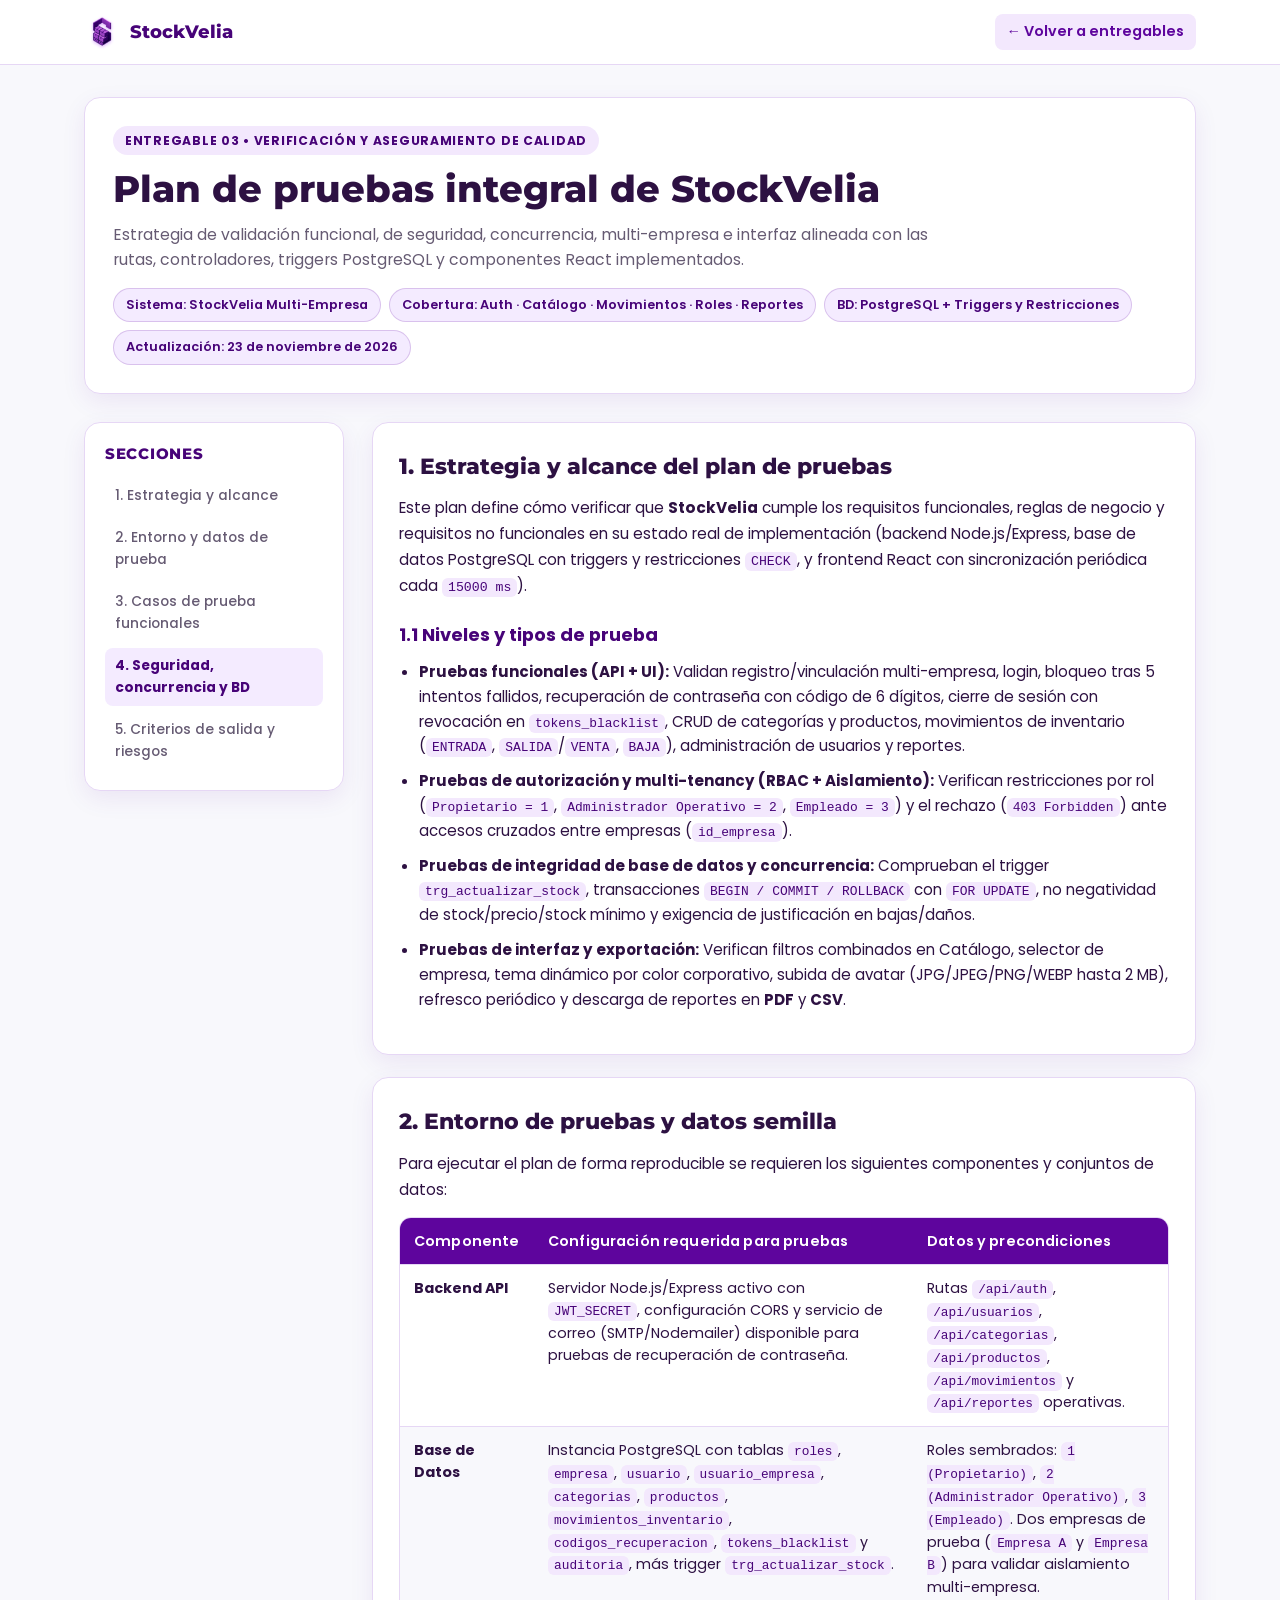
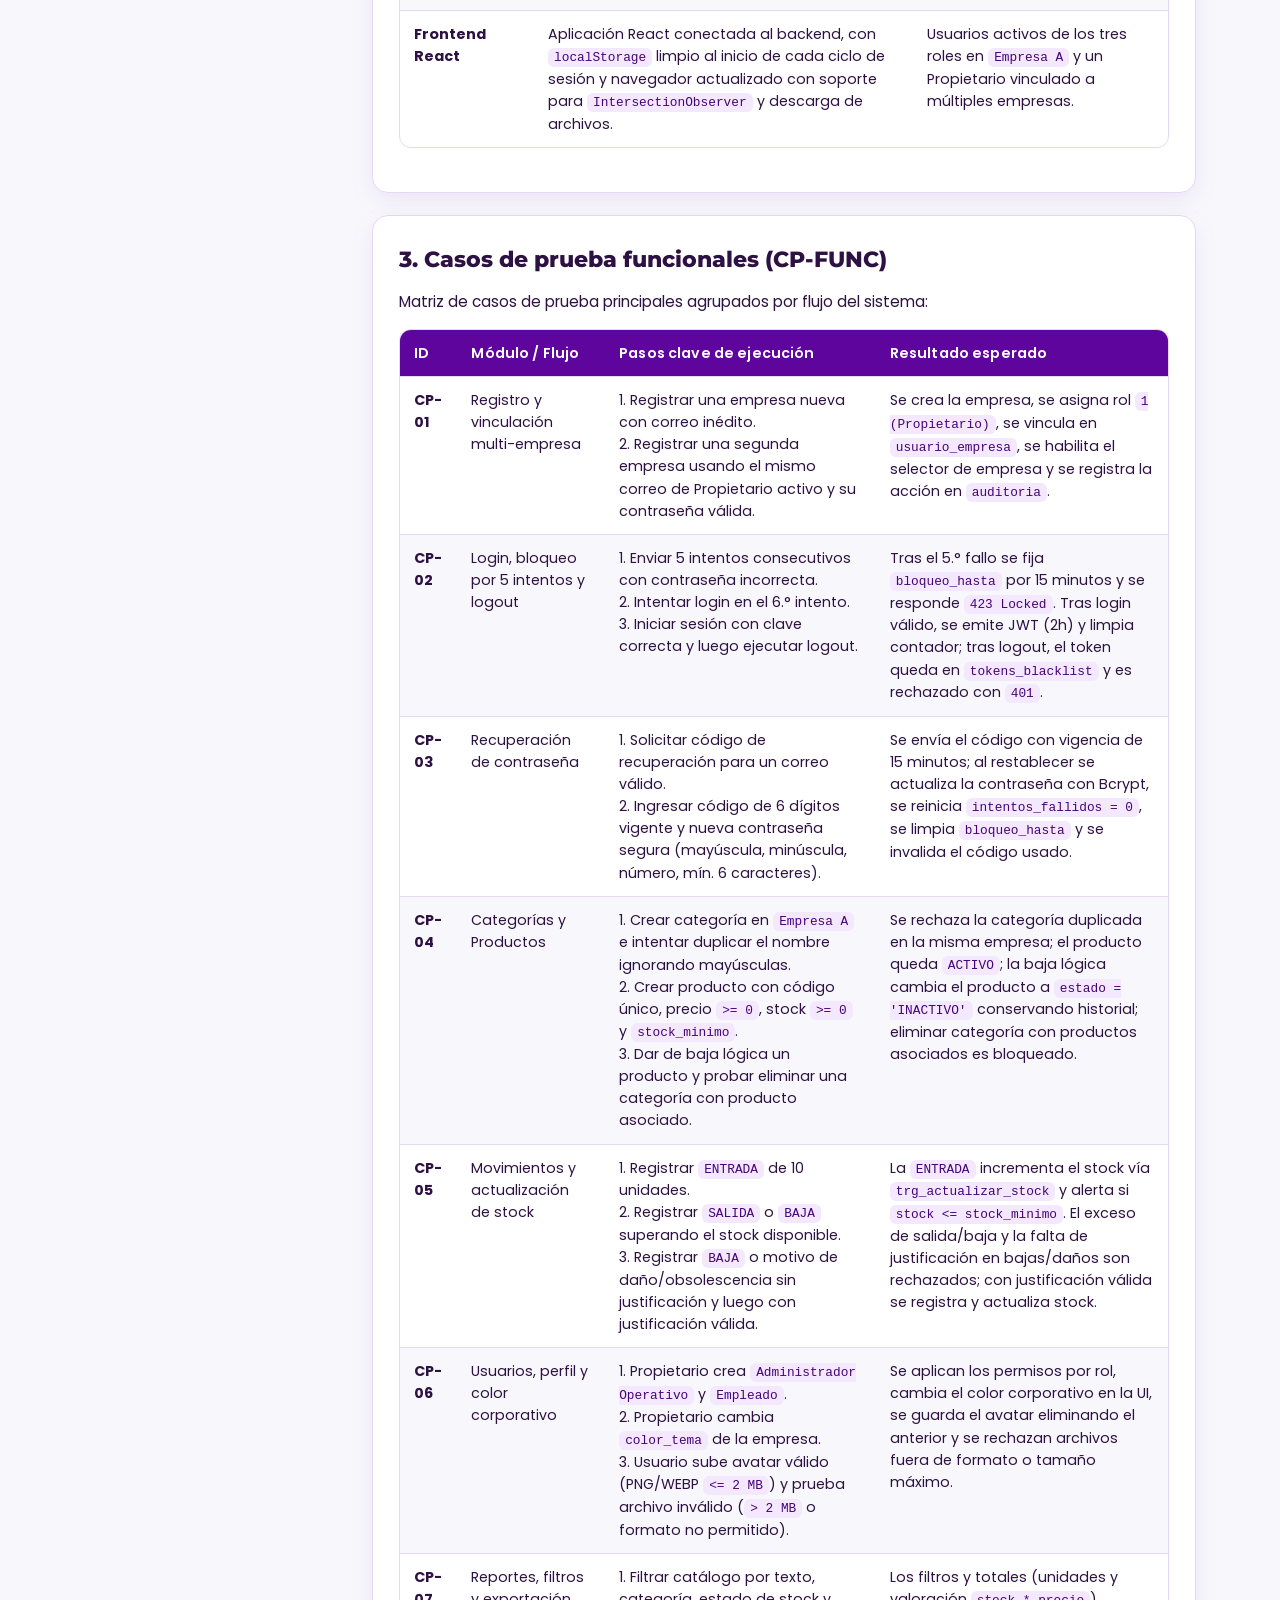
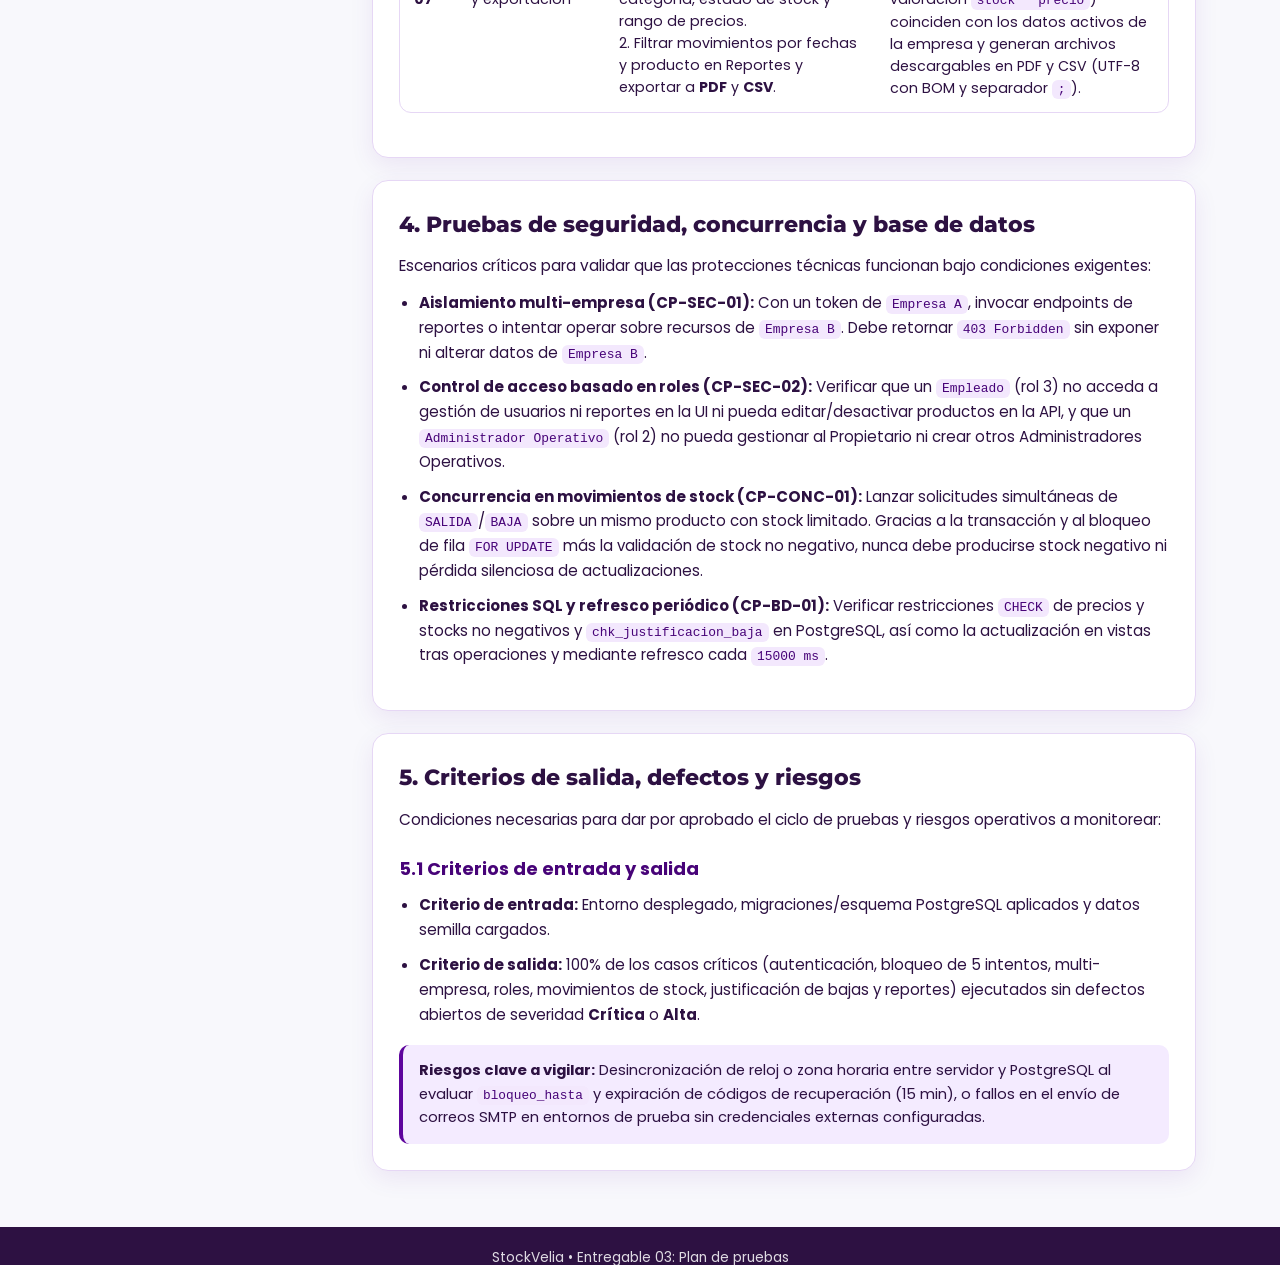
<file: html/03-plan-pruebas.html>
<!DOCTYPE html>
<html lang="es">

<head>
    <meta charset="UTF-8" />
    <meta name="viewport" content="width=device-width, initial-scale=1.0" />
    <title>03. Plan de pruebas — StockVelia</title>
    <link rel="icon" type="image/png" href="../img/logo.png" />
    <link rel="preconnect" href="https://fonts.googleapis.com" />
    <link rel="preconnect" href="https://fonts.gstatic.com" crossorigin />
    <link
        href="https://fonts.googleapis.com/css2?family=Montserrat:wght@700;800&family=Poppins:wght@400;500;600;700&display=swap"
        rel="stylesheet" />
    <link rel="stylesheet" href="../css/entregables.css" />
    <link rel="stylesheet" href="../css/03-plan-pruebas.css" />
</head>

<body>
    <header class="topbar">
        <div class="container topbar-inner">
            <a href="../index.html" class="brand-link">
                <img src="../img/logo.png" alt="Logo de StockVelia" class="brand-logo" />
                <span>StockVelia</span>
            </a>
            <a href="../index.html#entregables" class="back-link">← Volver a entregables</a>
        </div>
    </header>

    <main class="container">
        <section class="doc-header">
            <span class="doc-tag">Entregable 03 • Verificación y aseguramiento de calidad</span>
            <h1>Plan de pruebas integral de StockVelia</h1>
            <p class="doc-subtitle">
                Estrategia de validación funcional, de seguridad, concurrencia, multi-empresa e interfaz alineada
                con las rutas, controladores, triggers PostgreSQL y componentes React implementados.
            </p>
            <div class="doc-meta-strip">
                <span class="meta-pill">Sistema: StockVelia Multi-Empresa</span>
                <span class="meta-pill">Cobertura: Auth · Catálogo · Movimientos · Roles · Reportes</span>
                <span class="meta-pill">BD: PostgreSQL + Triggers y Restricciones</span>
                <span class="meta-pill">Actualización: 23 de noviembre de 2026</span>
            </div>
        </section>

        <div class="doc-layout">
            <aside class="doc-nav" aria-label="Navegación del plan de pruebas">
                <h2>Secciones</h2>
                <ul>
                    <li><a href="#sec-1" class="active is-current">1. Estrategia y alcance</a></li>
                    <li><a href="#sec-2">2. Entorno y datos de prueba</a></li>
                    <li><a href="#sec-3">3. Casos de prueba funcionales</a></li>
                    <li><a href="#sec-4">4. Seguridad, concurrencia y BD</a></li>
                    <li><a href="#sec-5">5. Criterios de salida y riesgos</a></li>
                </ul>
            </aside>

            <div class="doc-sections">
                <!-- SECCIÓN 1 -->
                <section class="doc-block" id="sec-1">
                    <h2>1. Estrategia y alcance del plan de pruebas</h2>
                    <p>
                        Este plan define cómo verificar que <strong>StockVelia</strong> cumple los requisitos
                        funcionales, reglas de negocio y requisitos no funcionales en su estado real de
                        implementación (backend Node.js/Express, base de datos PostgreSQL con triggers y
                        restricciones <code>CHECK</code>, y frontend React con sincronización periódica cada
                        <code>15000 ms</code>).
                    </p>
                    <h3>1.1 Niveles y tipos de prueba</h3>
                    <ul class="detail-list">
                        <li>
                            <strong>Pruebas funcionales (API + UI):</strong> Validan registro/vinculación
                            multi-empresa, login, bloqueo tras 5 intentos fallidos, recuperación de contraseña con
                            código
                            de 6 dígitos, cierre de sesión con revocación en <code>tokens_blacklist</code>, CRUD de
                            categorías y productos, movimientos de inventario (<code>ENTRADA</code>,
                            <code>SALIDA</code>/<code>VENTA</code>, <code>BAJA</code>), administración de usuarios y
                            reportes.
                        </li>
                        <li>
                            <strong>Pruebas de autorización y multi-tenancy (RBAC + Aislamiento):</strong> Verifican
                            restricciones por rol (<code>Propietario = 1</code>,
                            <code>Administrador Operativo = 2</code>,
                            <code>Empleado = 3</code>) y el rechazo (<code>403 Forbidden</code>) ante accesos
                            cruzados entre empresas (<code>id_empresa</code>).
                        </li>
                        <li>
                            <strong>Pruebas de integridad de base de datos y concurrencia:</strong> Comprueban el
                            trigger <code>trg_actualizar_stock</code>, transacciones
                            <code>BEGIN / COMMIT / ROLLBACK</code> con <code>FOR UPDATE</code>, no negatividad de
                            stock/precio/stock mínimo y exigencia de justificación en bajas/daños.
                        </li>
                        <li>
                            <strong>Pruebas de interfaz y exportación:</strong> Verifican filtros combinados en
                            Catálogo, selector de empresa, tema dinámico por color corporativo, subida de avatar
                            (JPG/JPEG/PNG/WEBP hasta 2 MB), refresco periódico y descarga de reportes en
                            <strong>PDF</strong> y <strong>CSV</strong>.
                        </li>
                    </ul>
                </section>

                <!-- SECCIÓN 2 -->
                <section class="doc-block" id="sec-2">
                    <h2>2. Entorno de pruebas y datos semilla</h2>
                    <p>
                        Para ejecutar el plan de forma reproducible se requieren los siguientes componentes y conjuntos
                        de datos:
                    </p>
                    <div class="table-wrap">
                        <table class="test-table">
                            <thead>
                                <tr>
                                    <th>Componente</th>
                                    <th>Configuración requerida para pruebas</th>
                                    <th>Datos y precondiciones</th>
                                </tr>
                            </thead>
                            <tbody>
                                <tr>
                                    <td><strong>Backend API</strong></td>
                                    <td>
                                        Servidor Node.js/Express activo con <code>JWT_SECRET</code>, configuración
                                        CORS y servicio de correo (SMTP/Nodemailer) disponible para pruebas de
                                        recuperación de contraseña.
                                    </td>
                                    <td>
                                        Rutas <code>/api/auth</code>, <code>/api/usuarios</code>,
                                        <code>/api/categorias</code>, <code>/api/productos</code>,
                                        <code>/api/movimientos</code> y <code>/api/reportes</code> operativas.
                                    </td>
                                </tr>
                                <tr>
                                    <td><strong>Base de Datos</strong></td>
                                    <td>
                                        Instancia PostgreSQL con tablas <code>roles</code>, <code>empresa</code>,
                                        <code>usuario</code>, <code>usuario_empresa</code>, <code>categorias</code>,
                                        <code>productos</code>, <code>movimientos_inventario</code>,
                                        <code>codigos_recuperacion</code>, <code>tokens_blacklist</code> y
                                        <code>auditoria</code>, más trigger <code>trg_actualizar_stock</code>.
                                    </td>
                                    <td>
                                        Roles sembrados: <code>1 (Propietario)</code>,
                                        <code>2 (Administrador Operativo)</code>, <code>3 (Empleado)</code>. Dos
                                        empresas de prueba (<code>Empresa A</code> y <code>Empresa B</code>) para
                                        validar aislamiento multi-empresa.
                                    </td>
                                </tr>
                                <tr>
                                    <td><strong>Frontend React</strong></td>
                                    <td>
                                        Aplicación React conectada al backend, con <code>localStorage</code> limpio al
                                        inicio de cada ciclo de sesión y navegador actualizado con soporte para
                                        <code>IntersectionObserver</code> y descarga de archivos.
                                    </td>
                                    <td>
                                        Usuarios activos de los tres roles en <code>Empresa A</code> y un Propietario
                                        vinculado a múltiples empresas.
                                    </td>
                                </tr>
                            </tbody>
                        </table>
                    </div>
                </section>

                <!-- SECCIÓN 3 -->
                <section class="doc-block" id="sec-3">
                    <h2>3. Casos de prueba funcionales (CP-FUNC)</h2>
                    <p>
                        Matriz de casos de prueba principales agrupados por flujo del sistema:
                    </p>
                    <div class="table-wrap">
                        <table class="test-table">
                            <thead>
                                <tr>
                                    <th>ID</th>
                                    <th>Módulo / Flujo</th>
                                    <th>Pasos clave de ejecución</th>
                                    <th>Resultado esperado</th>
                                </tr>
                            </thead>
                            <tbody>
                                <tr>
                                    <td><strong>CP-01</strong></td>
                                    <td>Registro y vinculación multi-empresa</td>
                                    <td>
                                        1. Registrar una empresa nueva con correo inédito.<br>
                                        2. Registrar una segunda empresa usando el mismo correo de Propietario
                                        activo y su contraseña válida.
                                    </td>
                                    <td>
                                        Se crea la empresa, se asigna rol <code>1 (Propietario)</code>, se vincula en
                                        <code>usuario_empresa</code>, se habilita el selector de empresa y se
                                        registra la acción en <code>auditoria</code>.
                                    </td>
                                </tr>
                                <tr>
                                    <td><strong>CP-02</strong></td>
                                    <td>Login, bloqueo por 5 intentos y logout</td>
                                    <td>
                                        1. Enviar 5 intentos consecutivos con contraseña incorrecta.<br>
                                        2. Intentar login en el 6.° intento.<br>
                                        3. Iniciar sesión con clave correcta y luego ejecutar logout.
                                    </td>
                                    <td>
                                        Tras el 5.° fallo se fija <code>bloqueo_hasta</code> por 15 minutos y se
                                        responde <code>423 Locked</code>. Tras login válido, se emite JWT (2h) y
                                        limpia contador; tras logout, el token queda en <code>tokens_blacklist</code> y
                                        es rechazado con <code>401</code>.
                                    </td>
                                </tr>
                                <tr>
                                    <td><strong>CP-03</strong></td>
                                    <td>Recuperación de contraseña</td>
                                    <td>
                                        1. Solicitar código de recuperación para un correo válido.<br>
                                        2. Ingresar código de 6 dígitos vigente y nueva contraseña segura
                                        (mayúscula, minúscula, número, mín. 6 caracteres).
                                    </td>
                                    <td>
                                        Se envía el código con vigencia de 15 minutos; al restablecer se actualiza la
                                        contraseña con Bcrypt, se reinicia <code>intentos_fallidos = 0</code>, se
                                        limpia <code>bloqueo_hasta</code> y se invalida el código usado.
                                    </td>
                                </tr>
                                <tr>
                                    <td><strong>CP-04</strong></td>
                                    <td>Categorías y Productos</td>
                                    <td>
                                        1. Crear categoría en <code>Empresa A</code> e intentar duplicar el nombre
                                        ignorando mayúsculas.<br>
                                        2. Crear producto con código único, precio <code>&gt;= 0</code>, stock
                                        <code>&gt;= 0</code> y <code>stock_minimo</code>.<br>
                                        3. Dar de baja lógica un producto y probar eliminar una categoría con
                                        producto asociado.
                                    </td>
                                    <td>
                                        Se rechaza la categoría duplicada en la misma empresa; el producto queda
                                        <code>ACTIVO</code>; la baja lógica cambia el producto a
                                        <code>estado = 'INACTIVO'</code> conservando historial; eliminar categoría con
                                        productos asociados es bloqueado.
                                    </td>
                                </tr>
                                <tr>
                                    <td><strong>CP-05</strong></td>
                                    <td>Movimientos y actualización de stock</td>
                                    <td>
                                        1. Registrar <code>ENTRADA</code> de 10 unidades.<br>
                                        2. Registrar <code>SALIDA</code> o <code>BAJA</code> superando el stock
                                        disponible.<br>
                                        3. Registrar <code>BAJA</code> o motivo de daño/obsolescencia sin
                                        justificación y luego con justificación válida.
                                    </td>
                                    <td>
                                        La <code>ENTRADA</code> incrementa el stock vía
                                        <code>trg_actualizar_stock</code> y alerta si
                                        <code>stock &lt;= stock_minimo</code>. El exceso de salida/baja y la falta de
                                        justificación en bajas/daños son rechazados; con justificación válida se
                                        registra y actualiza stock.
                                    </td>
                                </tr>
                                <tr>
                                    <td><strong>CP-06</strong></td>
                                    <td>Usuarios, perfil y color corporativo</td>
                                    <td>
                                        1. Propietario crea <code>Administrador Operativo</code> y
                                        <code>Empleado</code>.<br>
                                        2. Propietario cambia <code>color_tema</code> de la empresa.<br>
                                        3. Usuario sube avatar válido (PNG/WEBP <code>&lt;= 2 MB</code>) y prueba
                                        archivo inválido (<code>&gt; 2 MB</code> o formato no permitido).
                                    </td>
                                    <td>
                                        Se aplican los permisos por rol, cambia el color corporativo en la UI, se
                                        guarda el avatar eliminando el anterior y se rechazan archivos fuera de
                                        formato o tamaño máximo.
                                    </td>
                                </tr>
                                <tr>
                                    <td><strong>CP-07</strong></td>
                                    <td>Reportes, filtros y exportación</td>
                                    <td>
                                        1. Filtrar catálogo por texto, categoría, estado de stock y rango de
                                        precios.<br>
                                        2. Filtrar movimientos por fechas y producto en Reportes y exportar a
                                        <strong>PDF</strong> y <strong>CSV</strong>.
                                    </td>
                                    <td>
                                        Los filtros y totales (unidades y valoración <code>stock * precio</code>)
                                        coinciden con los datos activos de la empresa y generan archivos descargables
                                        en PDF y CSV (UTF-8 con BOM y separador <code>;</code>).
                                    </td>
                                </tr>
                            </tbody>
                        </table>
                    </div>
                </section>

                <!-- SECCIÓN 4 -->
                <section class="doc-block" id="sec-4">
                    <h2>4. Pruebas de seguridad, concurrencia y base de datos</h2>
                    <p>
                        Escenarios críticos para validar que las protecciones técnicas funcionan bajo condiciones
                        exigentes:
                    </p>
                    <ul class="detail-list">
                        <li>
                            <strong>Aislamiento multi-empresa (CP-SEC-01):</strong> Con un token de
                            <code>Empresa A</code>, invocar endpoints de reportes o intentar operar sobre recursos de
                            <code>Empresa B</code>. Debe retornar <code>403 Forbidden</code> sin exponer ni alterar
                            datos de <code>Empresa B</code>.
                        </li>
                        <li>
                            <strong>Control de acceso basado en roles (CP-SEC-02):</strong> Verificar que un
                            <code>Empleado</code> (rol 3) no acceda a gestión de usuarios ni reportes en la UI ni
                            pueda editar/desactivar productos en la API, y que un <code>Administrador Operativo</code>
                            (rol 2) no pueda gestionar al Propietario ni crear otros Administradores Operativos.
                        </li>
                        <li>
                            <strong>Concurrencia en movimientos de stock (CP-CONC-01):</strong> Lanzar solicitudes
                            simultáneas de <code>SALIDA</code>/<code>BAJA</code> sobre un mismo producto con stock
                            limitado. Gracias a la transacción y al bloqueo de fila <code>FOR UPDATE</code> más la
                            validación de stock no negativo, nunca debe producirse stock negativo ni pérdida silenciosa
                            de actualizaciones.
                        </li>
                        <li>
                            <strong>Restricciones SQL y refresco periódico (CP-BD-01):</strong> Verificar
                            restricciones <code>CHECK</code> de precios y stocks no negativos y
                            <code>chk_justificacion_baja</code> en PostgreSQL, así como la actualización en vistas tras
                            operaciones y mediante refresco cada <code>15000 ms</code>.
                        </li>
                    </ul>
                </section>

                <!-- SECCIÓN 5 -->
                <section class="doc-block" id="sec-5">
                    <h2>5. Criterios de salida, defectos y riesgos</h2>
                    <p>
                        Condiciones necesarias para dar por aprobado el ciclo de pruebas y riesgos operativos a
                        monitorear:
                    </p>
                    <h3>5.1 Criterios de entrada y salida</h3>
                    <ul class="detail-list">
                        <li>
                            <strong>Criterio de entrada:</strong> Entorno desplegado, migraciones/esquema PostgreSQL
                            aplicados y datos semilla cargados.
                        </li>
                        <li>
                            <strong>Criterio de salida:</strong> 100% de los casos críticos (autenticación, bloqueo de
                            5 intentos, multi-empresa, roles, movimientos de stock, justificación de bajas y reportes)
                            ejecutados sin defectos abiertos de severidad <strong>Crítica</strong> o
                            <strong>Alta</strong>.
                        </li>
                    </ul>
                    <div class="callout-note">
                        <strong>Riesgos clave a vigilar:</strong> Desincronización de reloj o zona horaria entre
                        servidor y PostgreSQL al evaluar <code>bloqueo_hasta</code> y expiración de códigos de
                        recuperación (15 min), o fallos en el envío de correos SMTP en entornos de prueba sin
                        credenciales externas configuradas.
                    </div>
                </section>
            </div>
        </div>
    </main>

    <footer class="doc-footer">
        <div class="container">StockVelia • Entregable 03: Plan de pruebas</div>
    </footer>

    <script src="../js/03-plan-pruebas.js"></script>
</body>

</html>
</file>
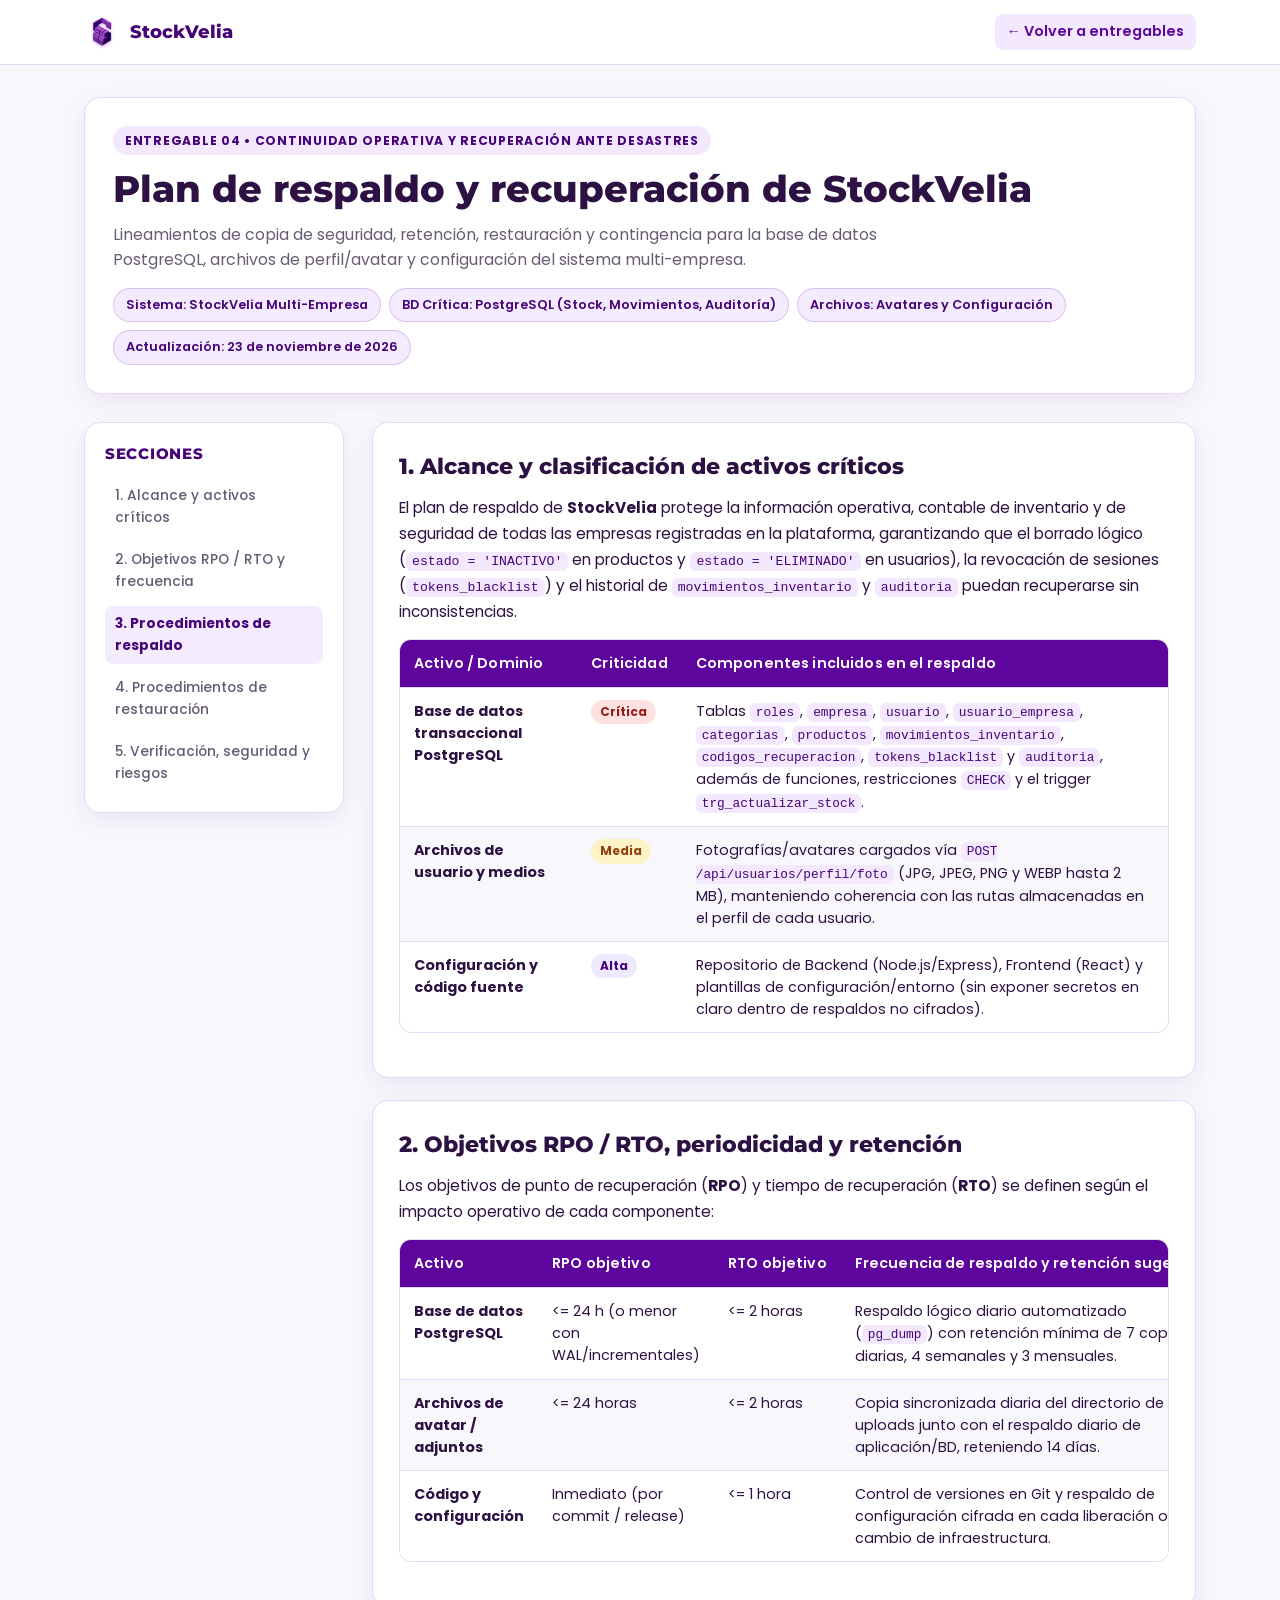
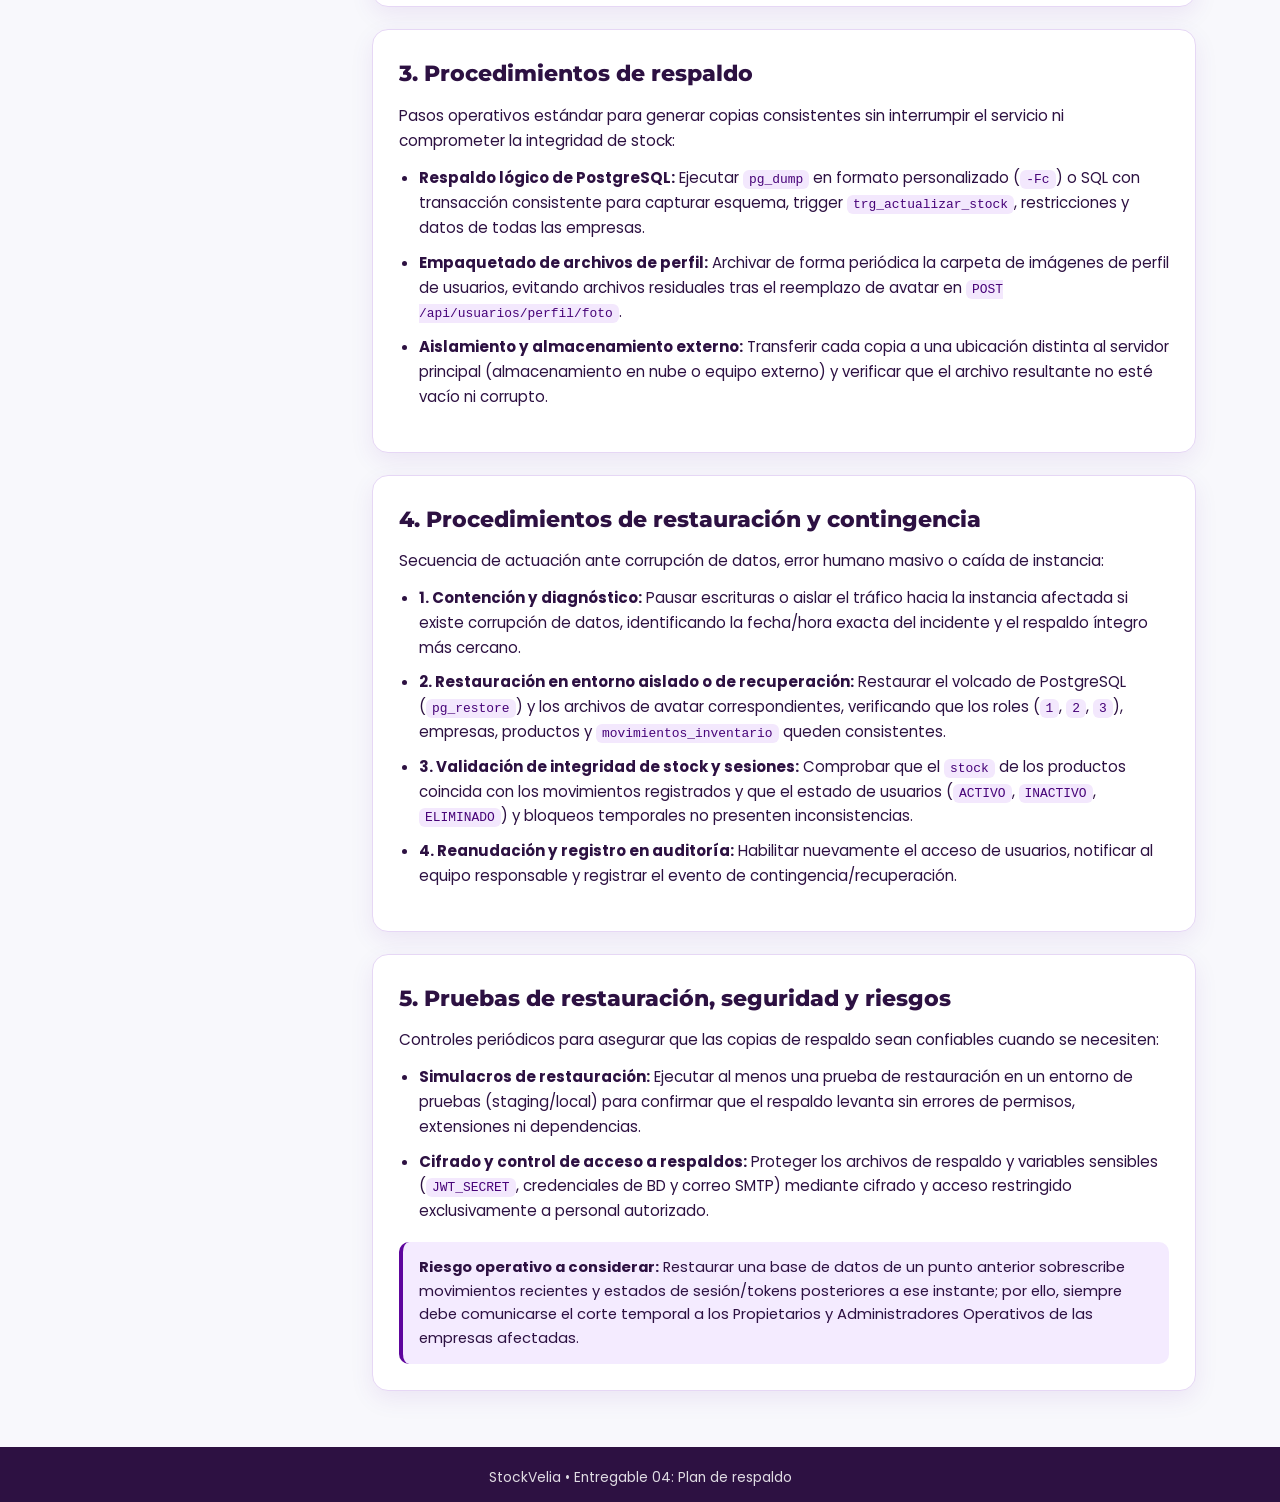
<file: html/04-plan-respaldo.html>
<!DOCTYPE html>
<html lang="es">

<head>
    <meta charset="UTF-8" />
    <meta name="viewport" content="width=device-width, initial-scale=1.0" />
    <title>04. Plan de respaldo — StockVelia</title>
    <link rel="icon" type="image/png" href="../img/logo.png" />
    <link rel="preconnect" href="https://fonts.googleapis.com" />
    <link rel="preconnect" href="https://fonts.gstatic.com" crossorigin />
    <link
        href="https://fonts.googleapis.com/css2?family=Montserrat:wght@700;800&family=Poppins:wght@400;500;600;700&display=swap"
        rel="stylesheet" />
    <link rel="stylesheet" href="../css/entregables.css" />
    <link rel="stylesheet" href="../css/04-plan-respaldo.css" />
</head>

<body>
    <header class="topbar">
        <div class="container topbar-inner">
            <a href="../index.html" class="brand-link">
                <img src="../img/logo.png" alt="Logo de StockVelia" class="brand-logo" />
                <span>StockVelia</span>
            </a>
            <a href="../index.html#entregables" class="back-link">← Volver a entregables</a>
        </div>
    </header>

    <main class="container">
        <section class="doc-header">
            <span class="doc-tag">Entregable 04 • Continuidad operativa y recuperación ante desastres</span>
            <h1>Plan de respaldo y recuperación de StockVelia</h1>
            <p class="doc-subtitle">
                Lineamientos de copia de seguridad, retención, restauración y contingencia para la base de datos
                PostgreSQL, archivos de perfil/avatar y configuración del sistema multi-empresa.
            </p>
            <div class="doc-meta-strip">
                <span class="meta-pill">Sistema: StockVelia Multi-Empresa</span>
                <span class="meta-pill">BD Crítica: PostgreSQL (Stock, Movimientos, Auditoría)</span>
                <span class="meta-pill">Archivos: Avatares y Configuración</span>
                <span class="meta-pill">Actualización: 23 de noviembre de 2026</span>
            </div>
        </section>

        <div class="doc-layout">
            <aside class="doc-nav" aria-label="Navegación del plan de respaldo">
                <h2>Secciones</h2>
                <ul>
                    <li><a href="#sec-1" class="active is-current">1. Alcance y activos críticos</a></li>
                    <li><a href="#sec-2">2. Objetivos RPO / RTO y frecuencia</a></li>
                    <li><a href="#sec-3">3. Procedimientos de respaldo</a></li>
                    <li><a href="#sec-4">4. Procedimientos de restauración</a></li>
                    <li><a href="#sec-5">5. Verificación, seguridad y riesgos</a></li>
                </ul>
            </aside>

            <div class="doc-sections">
                <!-- SECCIÓN 1 -->
                <section class="doc-block" id="sec-1">
                    <h2>1. Alcance y clasificación de activos críticos</h2>
                    <p>
                        El plan de respaldo de <strong>StockVelia</strong> protege la información operativa, contable de
                        inventario y de seguridad de todas las empresas registradas en la plataforma, garantizando que
                        el
                        borrado lógico (<code>estado = 'INACTIVO'</code> en productos y
                        <code>estado = 'ELIMINADO'</code> en usuarios), la revocación de sesiones
                        (<code>tokens_blacklist</code>) y el historial de <code>movimientos_inventario</code> y
                        <code>auditoria</code> puedan recuperarse sin inconsistencias.
                    </p>
                    <div class="table-wrap">
                        <table class="backup-table">
                            <thead>
                                <tr>
                                    <th>Activo / Dominio</th>
                                    <th>Criticidad</th>
                                    <th>Componentes incluidos en el respaldo</th>
                                </tr>
                            </thead>
                            <tbody>
                                <tr>
                                    <td><strong>Base de datos transaccional PostgreSQL</strong></td>
                                    <td><span class="badge-crit">Crítica</span></td>
                                    <td>
                                        Tablas <code>roles</code>, <code>empresa</code>, <code>usuario</code>,
                                        <code>usuario_empresa</code>, <code>categorias</code>, <code>productos</code>,
                                        <code>movimientos_inventario</code>, <code>codigos_recuperacion</code>,
                                        <code>tokens_blacklist</code> y <code>auditoria</code>, además de funciones,
                                        restricciones <code>CHECK</code> y el trigger
                                        <code>trg_actualizar_stock</code>.
                                    </td>
                                </tr>
                                <tr>
                                    <td><strong>Archivos de usuario y medios</strong></td>
                                    <td><span class="badge-med">Media</span></td>
                                    <td>
                                        Fotografías/avatares cargados vía <code>POST /api/usuarios/perfil/foto</code>
                                        (JPG, JPEG, PNG y WEBP hasta 2 MB), manteniendo coherencia con las rutas
                                        almacenadas en el perfil de cada usuario.
                                    </td>
                                </tr>
                                <tr>
                                    <td><strong>Configuración y código fuente</strong></td>
                                    <td><span class="badge-high">Alta</span></td>
                                    <td>
                                        Repositorio de Backend (Node.js/Express), Frontend (React) y plantillas de
                                        configuración/entorno (sin exponer secretos en claro dentro de respaldos no
                                        cifrados).
                                    </td>
                                </tr>
                            </tbody>
                        </table>
                    </div>
                </section>

                <!-- SECCIÓN 2 -->
                <section class="doc-block" id="sec-2">
                    <h2>2. Objetivos RPO / RTO, periodicidad y retención</h2>
                    <p>
                        Los objetivos de punto de recuperación (<strong>RPO</strong>) y tiempo de recuperación
                        (<strong>RTO</strong>) se definen según el impacto operativo de cada componente:
                    </p>
                    <div class="table-wrap">
                        <table class="backup-table">
                            <thead>
                                <tr>
                                    <th>Activo</th>
                                    <th>RPO objetivo</th>
                                    <th>RTO objetivo</th>
                                    <th>Frecuencia de respaldo y retención sugerida</th>
                                </tr>
                            </thead>
                            <tbody>
                                <tr>
                                    <td><strong>Base de datos PostgreSQL</strong></td>
                                    <td>&lt;= 24 h (o menor con WAL/incrementales)</td>
                                    <td>&lt;= 2 horas</td>
                                    <td>
                                        Respaldo lógico diario automatizado (<code>pg_dump</code>) con retención mínima
                                        de 7 copias diarias, 4 semanales y 3 mensuales.
                                    </td>
                                </tr>
                                <tr>
                                    <td><strong>Archivos de avatar / adjuntos</strong></td>
                                    <td>&lt;= 24 horas</td>
                                    <td>&lt;= 2 horas</td>
                                    <td>
                                        Copia sincronizada diaria del directorio de uploads junto con el respaldo diario
                                        de aplicación/BD, reteniendo 14 días.
                                    </td>
                                </tr>
                                <tr>
                                    <td><strong>Código y configuración</strong></td>
                                    <td>Inmediato (por commit / release)</td>
                                    <td>&lt;= 1 hora</td>
                                    <td>
                                        Control de versiones en Git y respaldo de configuración cifrada en cada
                                        liberación o cambio de infraestructura.
                                    </td>
                                </tr>
                            </tbody>
                        </table>
                    </div>
                </section>

                <!-- SECCIÓN 3 -->
                <section class="doc-block" id="sec-3">
                    <h2>3. Procedimientos de respaldo</h2>
                    <p>
                        Pasos operativos estándar para generar copias consistentes sin interrumpir el servicio ni
                        comprometer la integridad de stock:
                    </p>
                    <ul class="detail-list">
                        <li>
                            <strong>Respaldo lógico de PostgreSQL:</strong> Ejecutar <code>pg_dump</code> en formato
                            personalizado (<code>-Fc</code>) o SQL con transacción consistente para capturar esquema,
                            trigger <code>trg_actualizar_stock</code>, restricciones y datos de todas las empresas.
                        </li>
                        <li>
                            <strong>Empaquetado de archivos de perfil:</strong> Archivar de forma periódica la carpeta
                            de imágenes de perfil de usuarios, evitando archivos residuales tras el reemplazo de avatar
                            en <code>POST /api/usuarios/perfil/foto</code>.
                        </li>
                        <li>
                            <strong>Aislamiento y almacenamiento externo:</strong> Transferir cada copia a una ubicación
                            distinta al servidor principal (almacenamiento en nube o equipo externo) y verificar que el
                            archivo resultante no esté vacío ni corrupto.
                        </li>
                    </ul>
                </section>

                <!-- SECCIÓN 4 -->
                <section class="doc-block" id="sec-4">
                    <h2>4. Procedimientos de restauración y contingencia</h2>
                    <p>
                        Secuencia de actuación ante corrupción de datos, error humano masivo o caída de instancia:
                    </p>
                    <ul class="detail-list">
                        <li>
                            <strong>1. Contención y diagnóstico:</strong> Pausar escrituras o aislar el tráfico hacia la
                            instancia afectada si existe corrupción de datos, identificando la fecha/hora exacta del
                            incidente y el respaldo íntegro más cercano.
                        </li>
                        <li>
                            <strong>2. Restauración en entorno aislado o de recuperación:</strong> Restaurar el volcado
                            de PostgreSQL (<code>pg_restore</code>) y los archivos de avatar correspondientes,
                            verificando que los roles (<code>1</code>, <code>2</code>, <code>3</code>), empresas,
                            productos y <code>movimientos_inventario</code> queden consistentes.
                        </li>
                        <li>
                            <strong>3. Validación de integridad de stock y sesiones:</strong> Comprobar que el
                            <code>stock</code> de los productos coincida con los movimientos registrados y que el
                            estado de usuarios (<code>ACTIVO</code>, <code>INACTIVO</code>, <code>ELIMINADO</code>) y
                            bloqueos temporales no presenten inconsistencias.
                        </li>
                        <li>
                            <strong>4. Reanudación y registro en auditoría:</strong> Habilitar nuevamente el acceso de
                            usuarios, notificar al equipo responsable y registrar el evento de
                            contingencia/recuperación.
                        </li>
                    </ul>
                </section>

                <!-- SECCIÓN 5 -->
                <section class="doc-block" id="sec-5">
                    <h2>5. Pruebas de restauración, seguridad y riesgos</h2>
                    <p>
                        Controles periódicos para asegurar que las copias de respaldo sean confiables cuando se
                        necesiten:
                    </p>
                    <ul class="detail-list">
                        <li>
                            <strong>Simulacros de restauración:</strong> Ejecutar al menos una prueba de restauración en
                            un entorno de pruebas (staging/local) para confirmar que el respaldo levanta sin errores de
                            permisos, extensiones ni dependencias.
                        </li>
                        <li>
                            <strong>Cifrado y control de acceso a respaldos:</strong> Proteger los archivos de respaldo
                            y variables sensibles (<code>JWT_SECRET</code>, credenciales de BD y correo SMTP)
                            mediante cifrado y acceso restringido exclusivamente a personal autorizado.
                        </li>
                    </ul>
                    <div class="callout-note">
                        <strong>Riesgo operativo a considerar:</strong> Restaurar una base de datos de un punto
                        anterior sobrescribe movimientos recientes y estados de sesión/tokens posteriores a ese
                        instante; por ello, siempre debe comunicarse el corte temporal a los Propietarios y
                        Administradores Operativos de las empresas afectadas.
                    </div>
                </section>
            </div>
        </div>
    </main>

    <footer class="doc-footer">
        <div class="container">StockVelia • Entregable 04: Plan de respaldo</div>
    </footer>

    <script src="../js/04-plan-respaldo.js"></script>
</body>

</html>
</file>
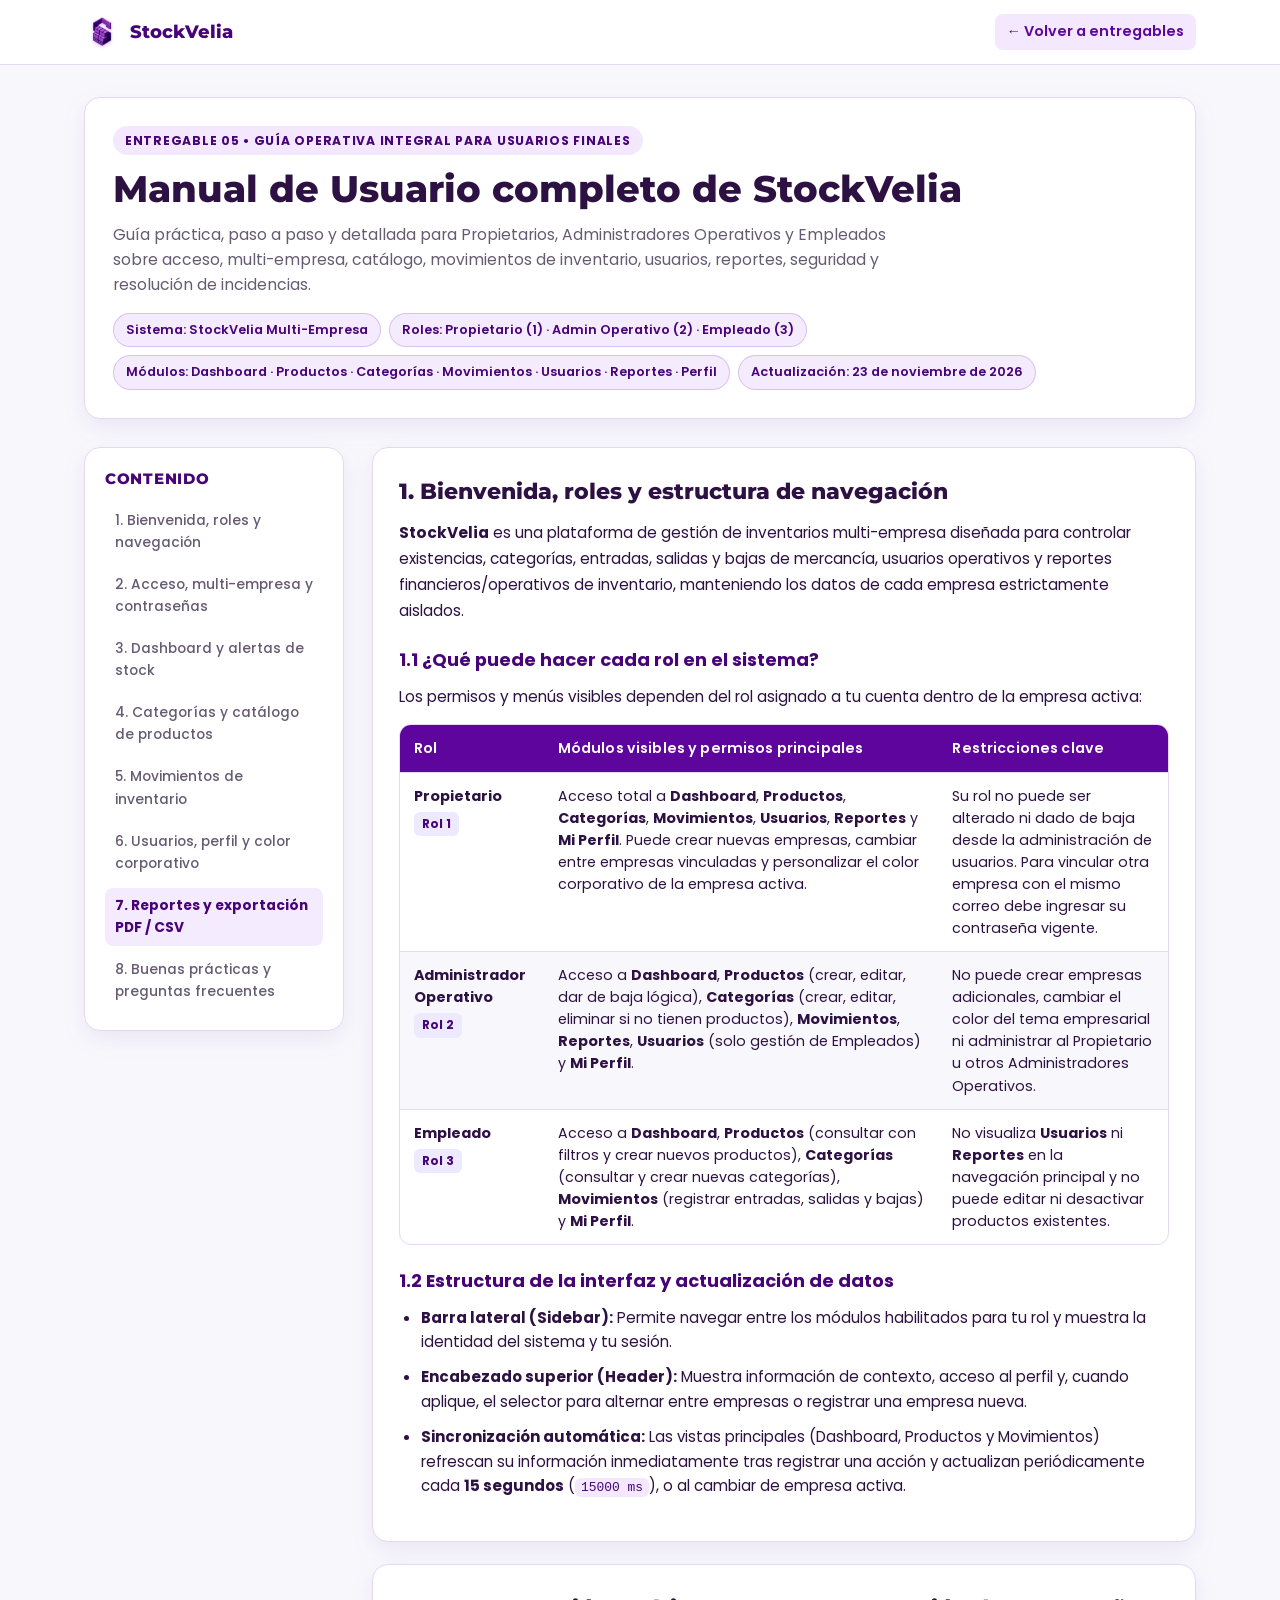
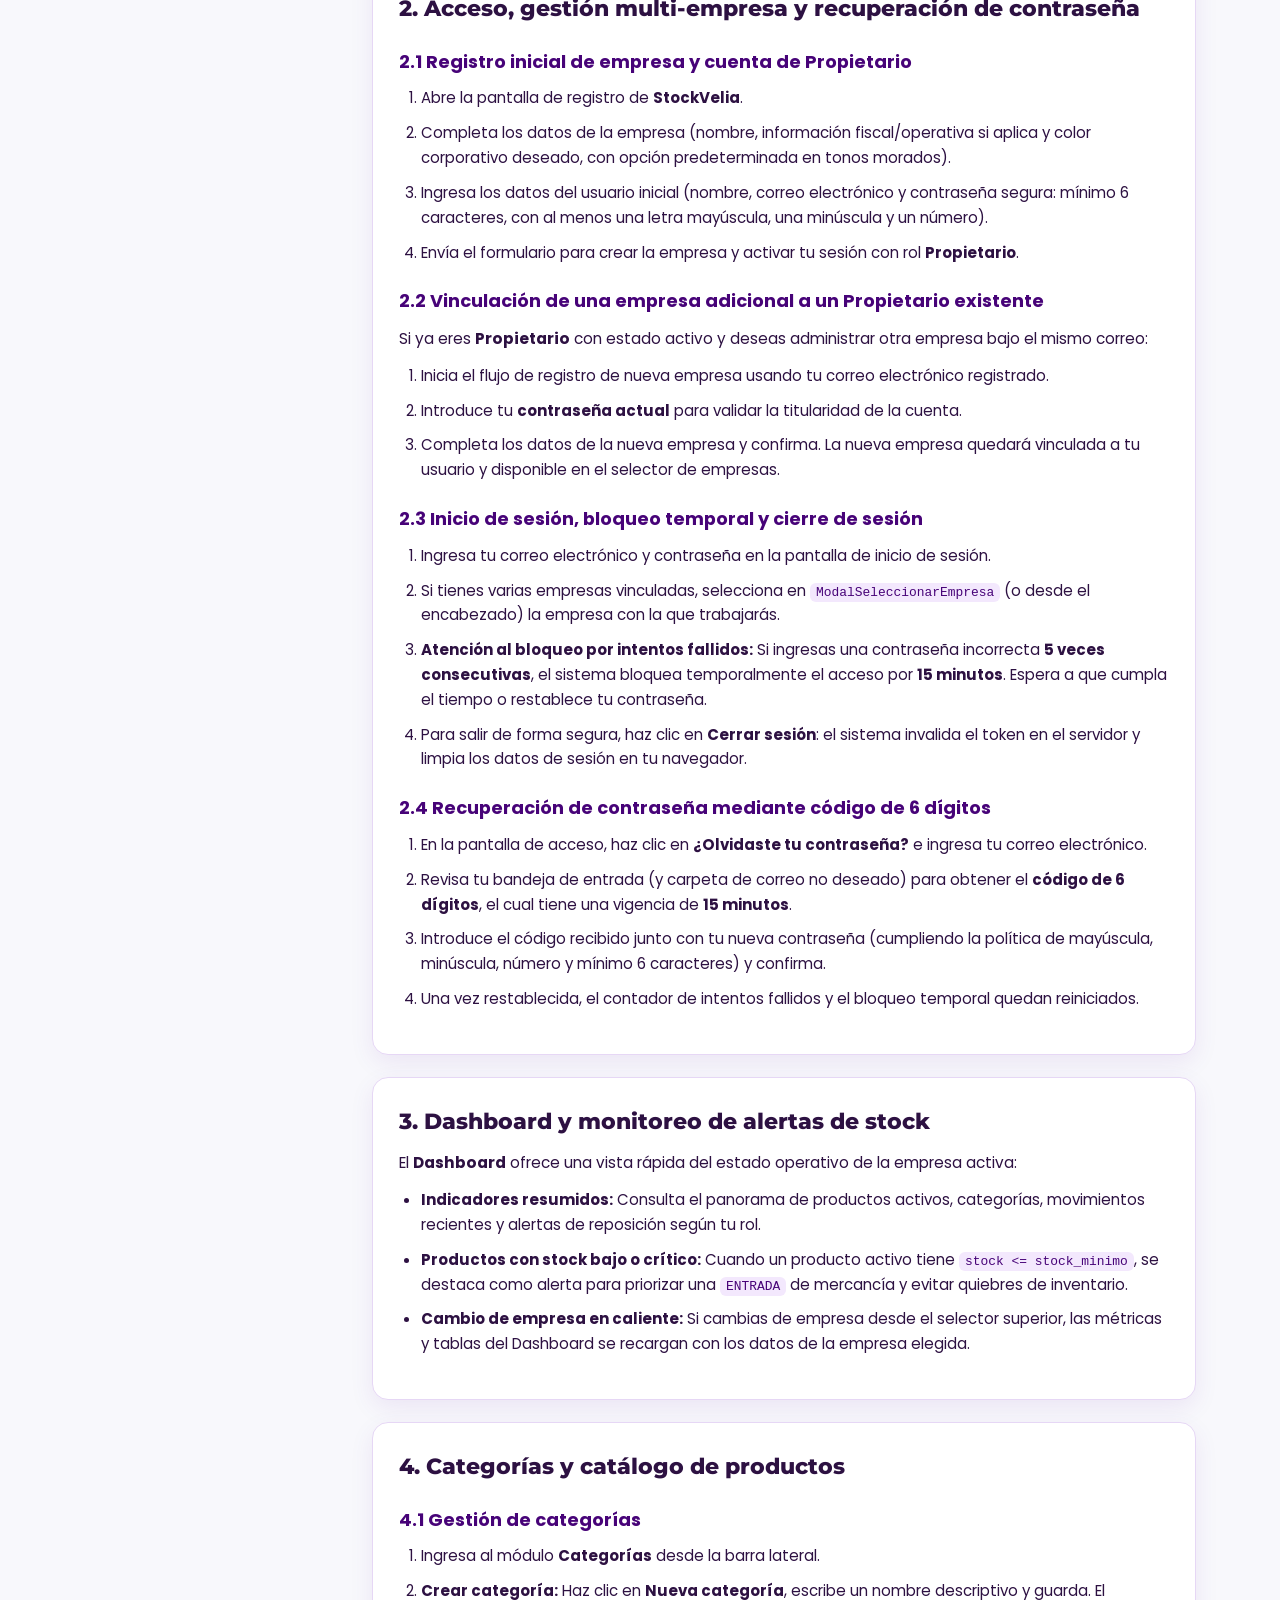
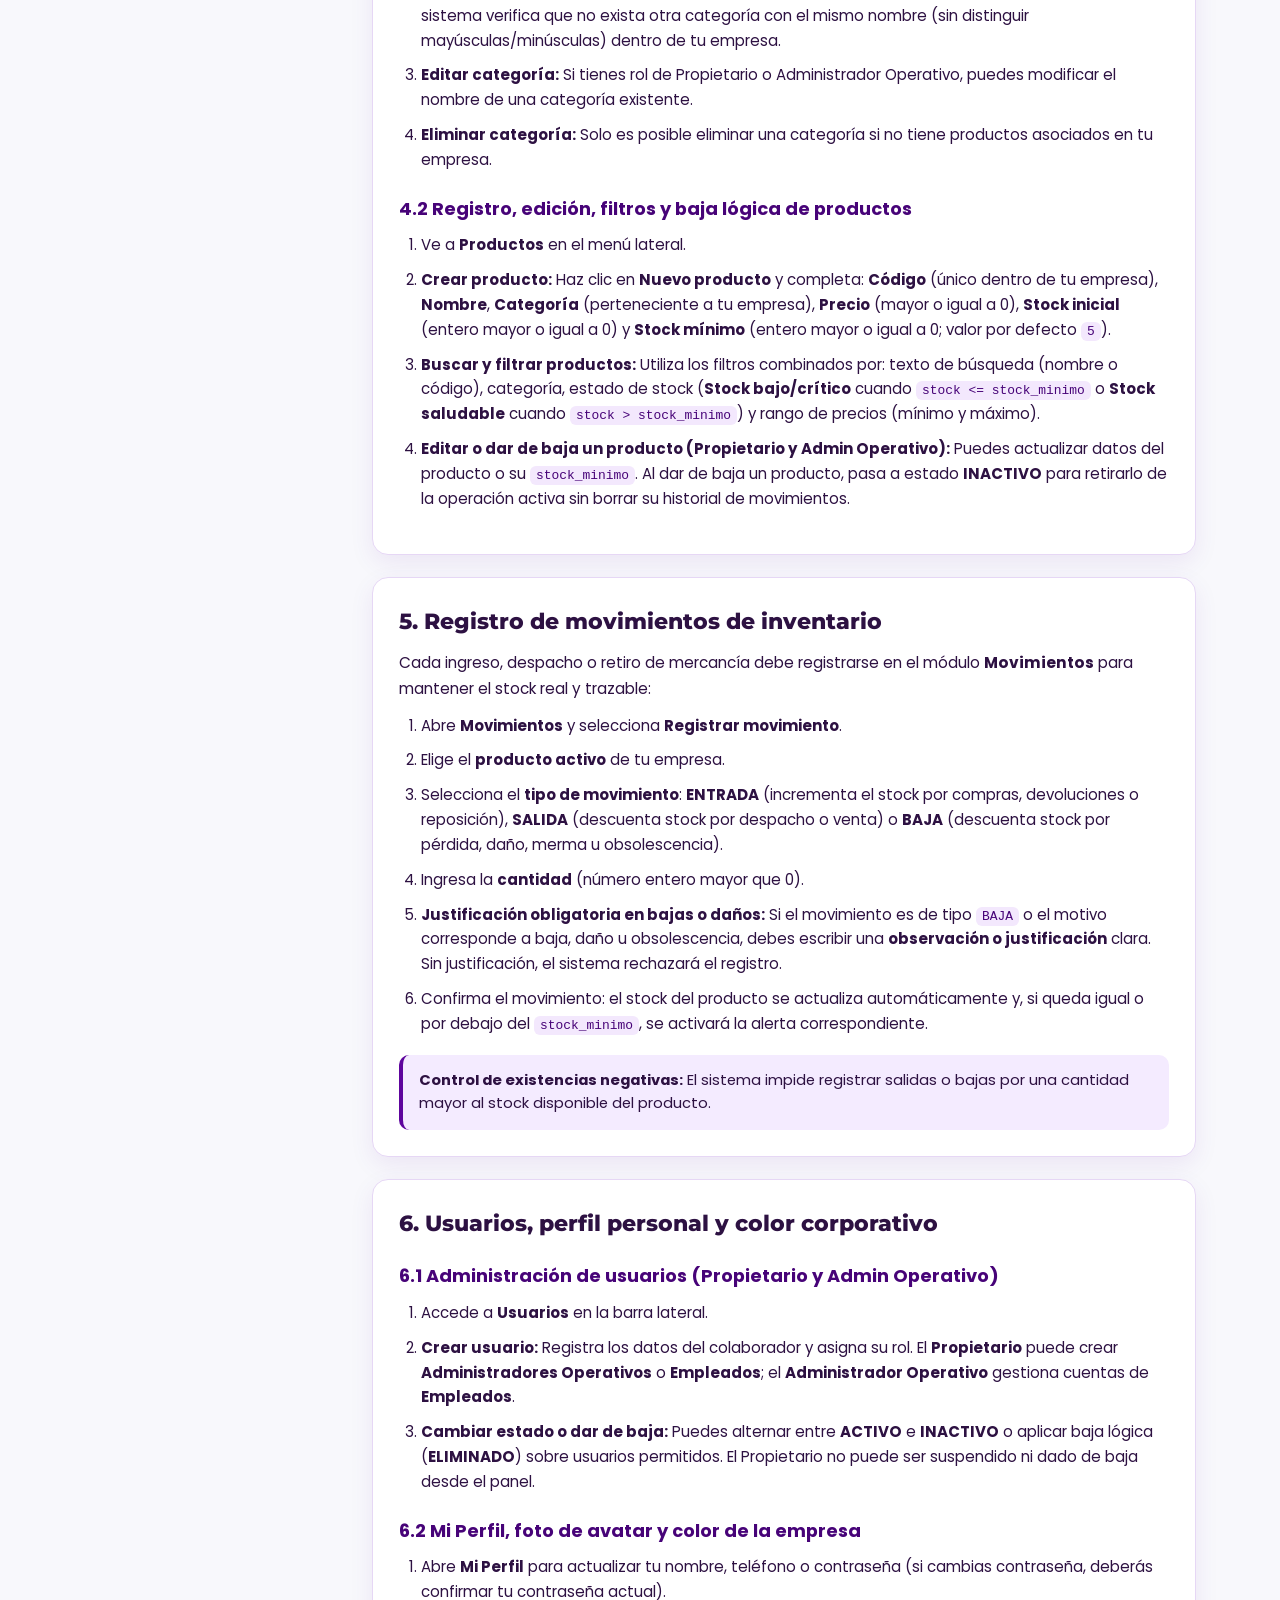
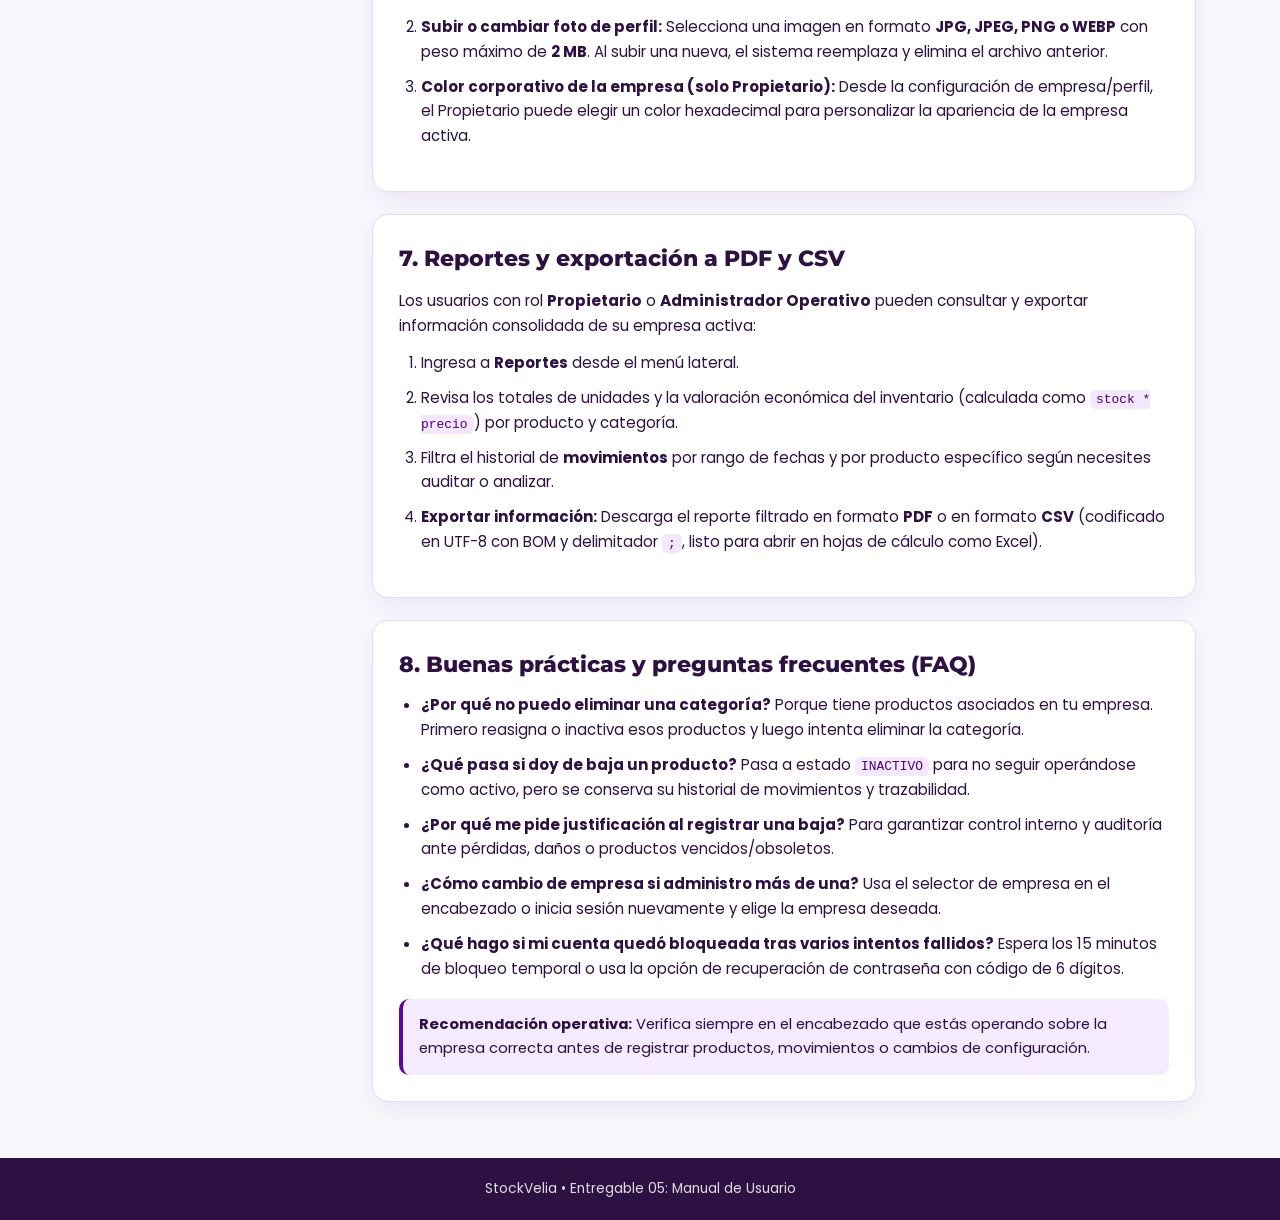
<file: html/05-manual-usuario.html>
<!DOCTYPE html>
<html lang="es">

<head>
    <meta charset="UTF-8" />
    <meta name="viewport" content="width=device-width, initial-scale=1.0" />
    <title>05. Manual de Usuario — StockVelia</title>
    <link rel="icon" type="image/png" href="../img/logo.png" />
    <link rel="preconnect" href="https://fonts.googleapis.com" />
    <link rel="preconnect" href="https://fonts.gstatic.com" crossorigin />
    <link
        href="https://fonts.googleapis.com/css2?family=Montserrat:wght@700;800&family=Poppins:wght@400;500;600;700&display=swap"
        rel="stylesheet" />
    <link rel="stylesheet" href="../css/entregables.css" />
    <link rel="stylesheet" href="../css/05-manual-usuario.css" />
</head>

<body>
    <header class="topbar">
        <div class="container topbar-inner">
            <a href="../index.html" class="brand-link">
                <img src="../img/logo.png" alt="Logo de StockVelia" class="brand-logo" />
                <span>StockVelia</span>
            </a>
            <a href="../index.html#entregables" class="back-link">← Volver a entregables</a>
        </div>
    </header>

    <main class="container">
        <section class="doc-header">
            <span class="doc-tag">Entregable 05 • Guía operativa integral para usuarios finales</span>
            <h1>Manual de Usuario completo de StockVelia</h1>
            <p class="doc-subtitle">
                Guía práctica, paso a paso y detallada para Propietarios, Administradores Operativos y Empleados
                sobre acceso, multi-empresa, catálogo, movimientos de inventario, usuarios, reportes, seguridad y
                resolución de incidencias.
            </p>
            <div class="doc-meta-strip">
                <span class="meta-pill">Sistema: StockVelia Multi-Empresa</span>
                <span class="meta-pill">Roles: Propietario (1) · Admin Operativo (2) · Empleado (3)</span>
                <span class="meta-pill">Módulos: Dashboard · Productos · Categorías · Movimientos · Usuarios ·
                    Reportes · Perfil</span>
                <span class="meta-pill">Actualización: 23 de noviembre de 2026</span>
            </div>
        </section>

        <div class="doc-layout">
            <aside class="doc-nav" aria-label="Índice del Manual de Usuario">
                <h2>Contenido</h2>
                <ul>
                    <li><a href="#sec-1" class="active is-current">1. Bienvenida, roles y navegación</a></li>
                    <li><a href="#sec-2">2. Acceso, multi-empresa y contraseñas</a></li>
                    <li><a href="#sec-3">3. Dashboard y alertas de stock</a></li>
                    <li><a href="#sec-4">4. Categorías y catálogo de productos</a></li>
                    <li><a href="#sec-5">5. Movimientos de inventario</a></li>
                    <li><a href="#sec-6">6. Usuarios, perfil y color corporativo</a></li>
                    <li><a href="#sec-7">7. Reportes y exportación PDF / CSV</a></li>
                    <li><a href="#sec-8">8. Buenas prácticas y preguntas frecuentes</a></li>
                </ul>
            </aside>

            <div class="doc-sections">
                <!-- SECCIÓN 1 -->
                <section class="doc-block" id="sec-1">
                    <h2>1. Bienvenida, roles y estructura de navegación</h2>
                    <p>
                        <strong>StockVelia</strong> es una plataforma de gestión de inventarios multi-empresa diseñada
                        para controlar existencias, categorías, entradas, salidas y bajas de mercancía, usuarios
                        operativos y reportes financieros/operativos de inventario, manteniendo los datos de cada
                        empresa
                        estrictamente aislados.
                    </p>
                    <h3>1.1 ¿Qué puede hacer cada rol en el sistema?</h3>
                    <p>
                        Los permisos y menús visibles dependen del rol asignado a tu cuenta dentro de la empresa activa:
                    </p>
                    <div class="table-wrap">
                        <table class="manual-table">
                            <thead>
                                <tr>
                                    <th>Rol</th>
                                    <th>Módulos visibles y permisos principales</th>
                                    <th>Restricciones clave</th>
                                </tr>
                            </thead>
                            <tbody>
                                <tr>
                                    <td><strong>Propietario</strong><br><span class="role-chip">Rol 1</span></td>
                                    <td>
                                        Acceso total a <strong>Dashboard</strong>, <strong>Productos</strong>,
                                        <strong>Categorías</strong>, <strong>Movimientos</strong>,
                                        <strong>Usuarios</strong>, <strong>Reportes</strong> y <strong>Mi
                                            Perfil</strong>. Puede crear nuevas empresas, cambiar entre empresas
                                        vinculadas y personalizar el color corporativo de la empresa activa.
                                    </td>
                                    <td>
                                        Su rol no puede ser alterado ni dado de baja desde la administración de
                                        usuarios. Para vincular otra empresa con el mismo correo debe ingresar su
                                        contraseña vigente.
                                    </td>
                                </tr>
                                <tr>
                                    <td><strong>Administrador Operativo</strong><br><span class="role-chip">Rol 2</span>
                                    </td>
                                    <td>
                                        Acceso a <strong>Dashboard</strong>, <strong>Productos</strong> (crear, editar,
                                        dar de baja lógica), <strong>Categorías</strong> (crear, editar, eliminar si no
                                        tienen productos), <strong>Movimientos</strong>, <strong>Reportes</strong>,
                                        <strong>Usuarios</strong> (solo gestión de Empleados) y <strong>Mi
                                            Perfil</strong>.
                                    </td>
                                    <td>
                                        No puede crear empresas adicionales, cambiar el color del tema empresarial ni
                                        administrar al Propietario u otros Administradores Operativos.
                                    </td>
                                </tr>
                                <tr>
                                    <td><strong>Empleado</strong><br><span class="role-chip">Rol 3</span></td>
                                    <td>
                                        Acceso a <strong>Dashboard</strong>, <strong>Productos</strong> (consultar con
                                        filtros y crear nuevos productos), <strong>Categorías</strong> (consultar y
                                        crear
                                        nuevas categorías), <strong>Movimientos</strong> (registrar entradas, salidas y
                                        bajas) y <strong>Mi Perfil</strong>.
                                    </td>
                                    <td>
                                        No visualiza <strong>Usuarios</strong> ni <strong>Reportes</strong> en la
                                        navegación principal y no puede editar ni desactivar productos existentes.
                                    </td>
                                </tr>
                            </tbody>
                        </table>
                    </div>

                    <h3>1.2 Estructura de la interfaz y actualización de datos</h3>
                    <ul class="step-list">
                        <li>
                            <strong>Barra lateral (Sidebar):</strong> Permite navegar entre los módulos habilitados para
                            tu rol y muestra la identidad del sistema y tu sesión.
                        </li>
                        <li>
                            <strong>Encabezado superior (Header):</strong> Muestra información de contexto, acceso al
                            perfil y, cuando aplique, el selector para alternar entre empresas o registrar una empresa
                            nueva.
                        </li>
                        <li>
                            <strong>Sincronización automática:</strong> Las vistas principales (Dashboard, Productos y
                            Movimientos) refrescan su información inmediatamente tras registrar una acción y actualizan
                            periódicamente cada <strong>15 segundos</strong> (<code>15000 ms</code>), o al cambiar de
                            empresa activa.
                        </li>
                    </ul>
                </section>

                <!-- SECCIÓN 2 -->
                <section class="doc-block" id="sec-2">
                    <h2>2. Acceso, gestión multi-empresa y recuperación de contraseña</h2>
                    <h3>2.1 Registro inicial de empresa y cuenta de Propietario</h3>
                    <ol class="step-list">
                        <li>Abre la pantalla de registro de <strong>StockVelia</strong>.</li>
                        <li>Completa los datos de la empresa (nombre, información fiscal/operativa si aplica y color
                            corporativo deseado, con opción predeterminada en tonos morados).</li>
                        <li>Ingresa los datos del usuario inicial (nombre, correo electrónico y contraseña segura:
                            mínimo 6 caracteres, con al menos una letra mayúscula, una minúscula y un número).</li>
                        <li>Envía el formulario para crear la empresa y activar tu sesión con rol
                            <strong>Propietario</strong>.
                        </li>
                    </ol>

                    <h3>2.2 Vinculación de una empresa adicional a un Propietario existente</h3>
                    <p>
                        Si ya eres <strong>Propietario</strong> con estado activo y deseas administrar otra empresa bajo
                        el mismo correo:
                    </p>
                    <ol class="step-list">
                        <li>Inicia el flujo de registro de nueva empresa usando tu correo electrónico registrado.</li>
                        <li>Introduce tu <strong>contraseña actual</strong> para validar la titularidad de la cuenta.
                        </li>
                        <li>Completa los datos de la nueva empresa y confirma. La nueva empresa quedará vinculada a tu
                            usuario y disponible en el selector de empresas.</li>
                    </ol>

                    <h3>2.3 Inicio de sesión, bloqueo temporal y cierre de sesión</h3>
                    <ol class="step-list">
                        <li>Ingresa tu correo electrónico y contraseña en la pantalla de inicio de sesión.</li>
                        <li>Si tienes varias empresas vinculadas, selecciona en <code>ModalSeleccionarEmpresa</code> (o
                            desde el encabezado) la empresa con la que trabajarás.</li>
                        <li><strong>Atención al bloqueo por intentos fallidos:</strong> Si ingresas una contraseña
                            incorrecta <strong>5 veces consecutivas</strong>, el sistema bloquea temporalmente el
                            acceso por <strong>15 minutos</strong>. Espera a que cumpla el tiempo o restablece tu
                            contraseña.</li>
                        <li>Para salir de forma segura, haz clic en <strong>Cerrar sesión</strong>: el sistema invalida
                            el token en el servidor y limpia los datos de sesión en tu navegador.</li>
                    </ol>

                    <h3>2.4 Recuperación de contraseña mediante código de 6 dígitos</h3>
                    <ol class="step-list">
                        <li>En la pantalla de acceso, haz clic en <strong>¿Olvidaste tu contraseña?</strong> e ingresa
                            tu correo electrónico.</li>
                        <li>Revisa tu bandeja de entrada (y carpeta de correo no deseado) para obtener el
                            <strong>código de 6 dígitos</strong>, el cual tiene una vigencia de <strong>15
                                minutos</strong>.
                        </li>
                        <li>Introduce el código recibido junto con tu nueva contraseña (cumpliendo la política de
                            mayúscula, minúscula, número y mínimo 6 caracteres) y confirma.</li>
                        <li>Una vez restablecida, el contador de intentos fallidos y el bloqueo temporal quedan
                            reiniciados.</li>
                    </ol>
                </section>

                <!-- SECCIÓN 3 -->
                <section class="doc-block" id="sec-3">
                    <h2>3. Dashboard y monitoreo de alertas de stock</h2>
                    <p>
                        El <strong>Dashboard</strong> ofrece una vista rápida del estado operativo de la empresa activa:
                    </p>
                    <ul class="step-list">
                        <li>
                            <strong>Indicadores resumidos:</strong> Consulta el panorama de productos activos,
                            categorías, movimientos recientes y alertas de reposición según tu rol.
                        </li>
                        <li>
                            <strong>Productos con stock bajo o crítico:</strong> Cuando un producto activo tiene
                            <code>stock &lt;= stock_minimo</code>, se destaca como alerta para priorizar una
                            <code>ENTRADA</code> de mercancía y evitar quiebres de inventario.
                        </li>
                        <li>
                            <strong>Cambio de empresa en caliente:</strong> Si cambias de empresa desde el selector
                            superior, las métricas y tablas del Dashboard se recargan con los datos de la empresa
                            elegida.
                        </li>
                    </ul>
                </section>

                <!-- SECCIÓN 4 -->
                <section class="doc-block" id="sec-4">
                    <h2>4. Categorías y catálogo de productos</h2>
                    <h3>4.1 Gestión de categorías</h3>
                    <ol class="step-list">
                        <li>Ingresa al módulo <strong>Categorías</strong> desde la barra lateral.</li>
                        <li><strong>Crear categoría:</strong> Haz clic en <strong>Nueva categoría</strong>, escribe un
                            nombre descriptivo y guarda. El sistema verifica que no exista otra categoría con el mismo
                            nombre (sin distinguir mayúsculas/minúsculas) dentro de tu empresa.</li>
                        <li><strong>Editar categoría:</strong> Si tienes rol de Propietario o Administrador Operativo,
                            puedes modificar el nombre de una categoría existente.</li>
                        <li><strong>Eliminar categoría:</strong> Solo es posible eliminar una categoría si no tiene
                            productos asociados en tu empresa.</li>
                    </ol>

                    <h3>4.2 Registro, edición, filtros y baja lógica de productos</h3>
                    <ol class="step-list">
                        <li>Ve a <strong>Productos</strong> en el menú lateral.</li>
                        <li><strong>Crear producto:</strong> Haz clic en <strong>Nuevo producto</strong> y completa:
                            <strong>Código</strong> (único dentro de tu empresa), <strong>Nombre</strong>,
                            <strong>Categoría</strong> (perteneciente a tu empresa), <strong>Precio</strong> (mayor o
                            igual a 0), <strong>Stock inicial</strong> (entero mayor o igual a 0) y <strong>Stock
                                mínimo</strong> (entero mayor o igual a 0; valor por defecto <code>5</code>).
                        </li>
                        <li><strong>Buscar y filtrar productos:</strong> Utiliza los filtros combinados por: texto de
                            búsqueda (nombre o código), categoría, estado de stock (<strong>Stock bajo/crítico</strong>
                            cuando <code>stock &lt;= stock_minimo</code> o <strong>Stock saludable</strong> cuando
                            <code>stock &gt; stock_minimo</code>) y rango de precios (mínimo y máximo).
                        </li>
                        <li><strong>Editar o dar de baja un producto (Propietario y Admin Operativo):</strong> Puedes
                            actualizar datos del producto o su <code>stock_minimo</code>. Al dar de baja un producto,
                            pasa a estado <strong>INACTIVO</strong> para retirarlo de la operación activa sin borrar su
                            historial de movimientos.</li>
                    </ol>
                </section>

                <!-- SECCIÓN 5 -->
                <section class="doc-block" id="sec-5">
                    <h2>5. Registro de movimientos de inventario</h2>
                    <p>
                        Cada ingreso, despacho o retiro de mercancía debe registrarse en el módulo
                        <strong>Movimientos</strong> para mantener el stock real y trazable:
                    </p>
                    <ol class="step-list">
                        <li>Abre <strong>Movimientos</strong> y selecciona <strong>Registrar movimiento</strong>.</li>
                        <li>Elige el <strong>producto activo</strong> de tu empresa.</li>
                        <li>Selecciona el <strong>tipo de movimiento</strong>: <strong>ENTRADA</strong> (incrementa el
                            stock por compras, devoluciones o reposición), <strong>SALIDA</strong> (descuenta stock por
                            despacho o venta) o <strong>BAJA</strong> (descuenta stock por pérdida, daño, merma u
                            obsolescencia).</li>
                        <li>Ingresa la <strong>cantidad</strong> (número entero mayor que 0).</li>
                        <li><strong>Justificación obligatoria en bajas o daños:</strong> Si el movimiento es de tipo
                            <code>BAJA</code> o el motivo corresponde a baja, daño u obsolescencia, debes escribir una
                            <strong>observación o justificación</strong> clara. Sin justificación, el sistema rechazará
                            el registro.
                        </li>
                        <li>Confirma el movimiento: el stock del producto se actualiza automáticamente y, si queda igual
                            o por debajo del <code>stock_minimo</code>, se activará la alerta correspondiente.</li>
                    </ol>
                    <div class="info-box">
                        <strong>Control de existencias negativas:</strong> El sistema impide registrar salidas o bajas
                        por una cantidad mayor al stock disponible del producto.
                    </div>
                </section>

                <!-- SECCIÓN 6 -->
                <section class="doc-block" id="sec-6">
                    <h2>6. Usuarios, perfil personal y color corporativo</h2>
                    <h3>6.1 Administración de usuarios (Propietario y Admin Operativo)</h3>
                    <ol class="step-list">
                        <li>Accede a <strong>Usuarios</strong> en la barra lateral.</li>
                        <li><strong>Crear usuario:</strong> Registra los datos del colaborador y asigna su rol. El
                            <strong>Propietario</strong> puede crear <strong>Administradores Operativos</strong> o
                            <strong>Empleados</strong>; el <strong>Administrador Operativo</strong> gestiona cuentas de
                            <strong>Empleados</strong>.
                        </li>
                        <li><strong>Cambiar estado o dar de baja:</strong> Puedes alternar entre <strong>ACTIVO</strong>
                            e <strong>INACTIVO</strong> o aplicar baja lógica (<strong>ELIMINADO</strong>) sobre
                            usuarios permitidos. El Propietario no puede ser suspendido ni dado de baja desde el panel.
                        </li>
                    </ol>

                    <h3>6.2 Mi Perfil, foto de avatar y color de la empresa</h3>
                    <ol class="step-list">
                        <li>Abre <strong>Mi Perfil</strong> para actualizar tu nombre, teléfono o contraseña (si cambias
                            contraseña, deberás confirmar tu contraseña actual).</li>
                        <li><strong>Subir o cambiar foto de perfil:</strong> Selecciona una imagen en formato
                            <strong>JPG, JPEG, PNG o WEBP</strong> con peso máximo de <strong>2 MB</strong>. Al subir
                            una nueva, el sistema reemplaza y elimina el archivo anterior.
                        </li>
                        <li><strong>Color corporativo de la empresa (solo Propietario):</strong> Desde la configuración
                            de empresa/perfil, el Propietario puede elegir un color hexadecimal para personalizar la
                            apariencia de la empresa activa.</li>
                    </ol>
                </section>

                <!-- SECCIÓN 7 -->
                <section class="doc-block" id="sec-7">
                    <h2>7. Reportes y exportación a PDF y CSV</h2>
                    <p>
                        Los usuarios con rol <strong>Propietario</strong> o <strong>Administrador Operativo</strong>
                        pueden consultar y exportar información consolidada de su empresa activa:
                    </p>
                    <ol class="step-list">
                        <li>Ingresa a <strong>Reportes</strong> desde el menú lateral.</li>
                        <li>Revisa los totales de unidades y la valoración económica del inventario (calculada como
                            <code>stock * precio</code>) por producto y categoría.
                        </li>
                        <li>Filtra el historial de <strong>movimientos</strong> por rango de fechas y por producto
                            específico según necesites auditar o analizar.</li>
                        <li><strong>Exportar información:</strong> Descarga el reporte filtrado en formato
                            <strong>PDF</strong> o en formato <strong>CSV</strong> (codificado en UTF-8 con BOM y
                            delimitador <code>;</code>, listo para abrir en hojas de cálculo como Excel).
                        </li>
                    </ol>
                </section>

                <!-- SECCIÓN 8 -->
                <section class="doc-block" id="sec-8">
                    <h2>8. Buenas prácticas y preguntas frecuentes (FAQ)</h2>
                    <ul class="step-list">
                        <li>
                            <strong>¿Por qué no puedo eliminar una categoría?</strong> Porque tiene productos asociados
                            en tu empresa. Primero reasigna o inactiva esos productos y luego intenta eliminar la
                            categoría.
                        </li>
                        <li>
                            <strong>¿Qué pasa si doy de baja un producto?</strong> Pasa a estado <code>INACTIVO</code>
                            para no seguir operándose como activo, pero se conserva su historial de movimientos y
                            trazabilidad.
                        </li>
                        <li>
                            <strong>¿Por qué me pide justificación al registrar una baja?</strong> Para garantizar
                            control interno y auditoría ante pérdidas, daños o productos vencidos/obsoletos.
                        </li>
                        <li>
                            <strong>¿Cómo cambio de empresa si administro más de una?</strong> Usa el selector de
                            empresa en el encabezado o inicia sesión nuevamente y elige la empresa deseada.
                        </li>
                        <li>
                            <strong>¿Qué hago si mi cuenta quedó bloqueada tras varios intentos fallidos?</strong>
                            Espera los 15 minutos de bloqueo temporal o usa la opción de recuperación de contraseña con
                            código de 6 dígitos.
                        </li>
                    </ul>
                    <div class="info-box">
                        <strong>Recomendación operativa:</strong> Verifica siempre en el encabezado que estás operando
                        sobre la empresa correcta antes de registrar productos, movimientos o cambios de configuración.
                    </div>
                </section>
            </div>
        </div>
    </main>

    <footer class="doc-footer">
        <div class="container">StockVelia • Entregable 05: Manual de Usuario</div>
    </footer>

    <script src="../js/05-manual-usuario.js"></script>
</body>

</html>
</file>
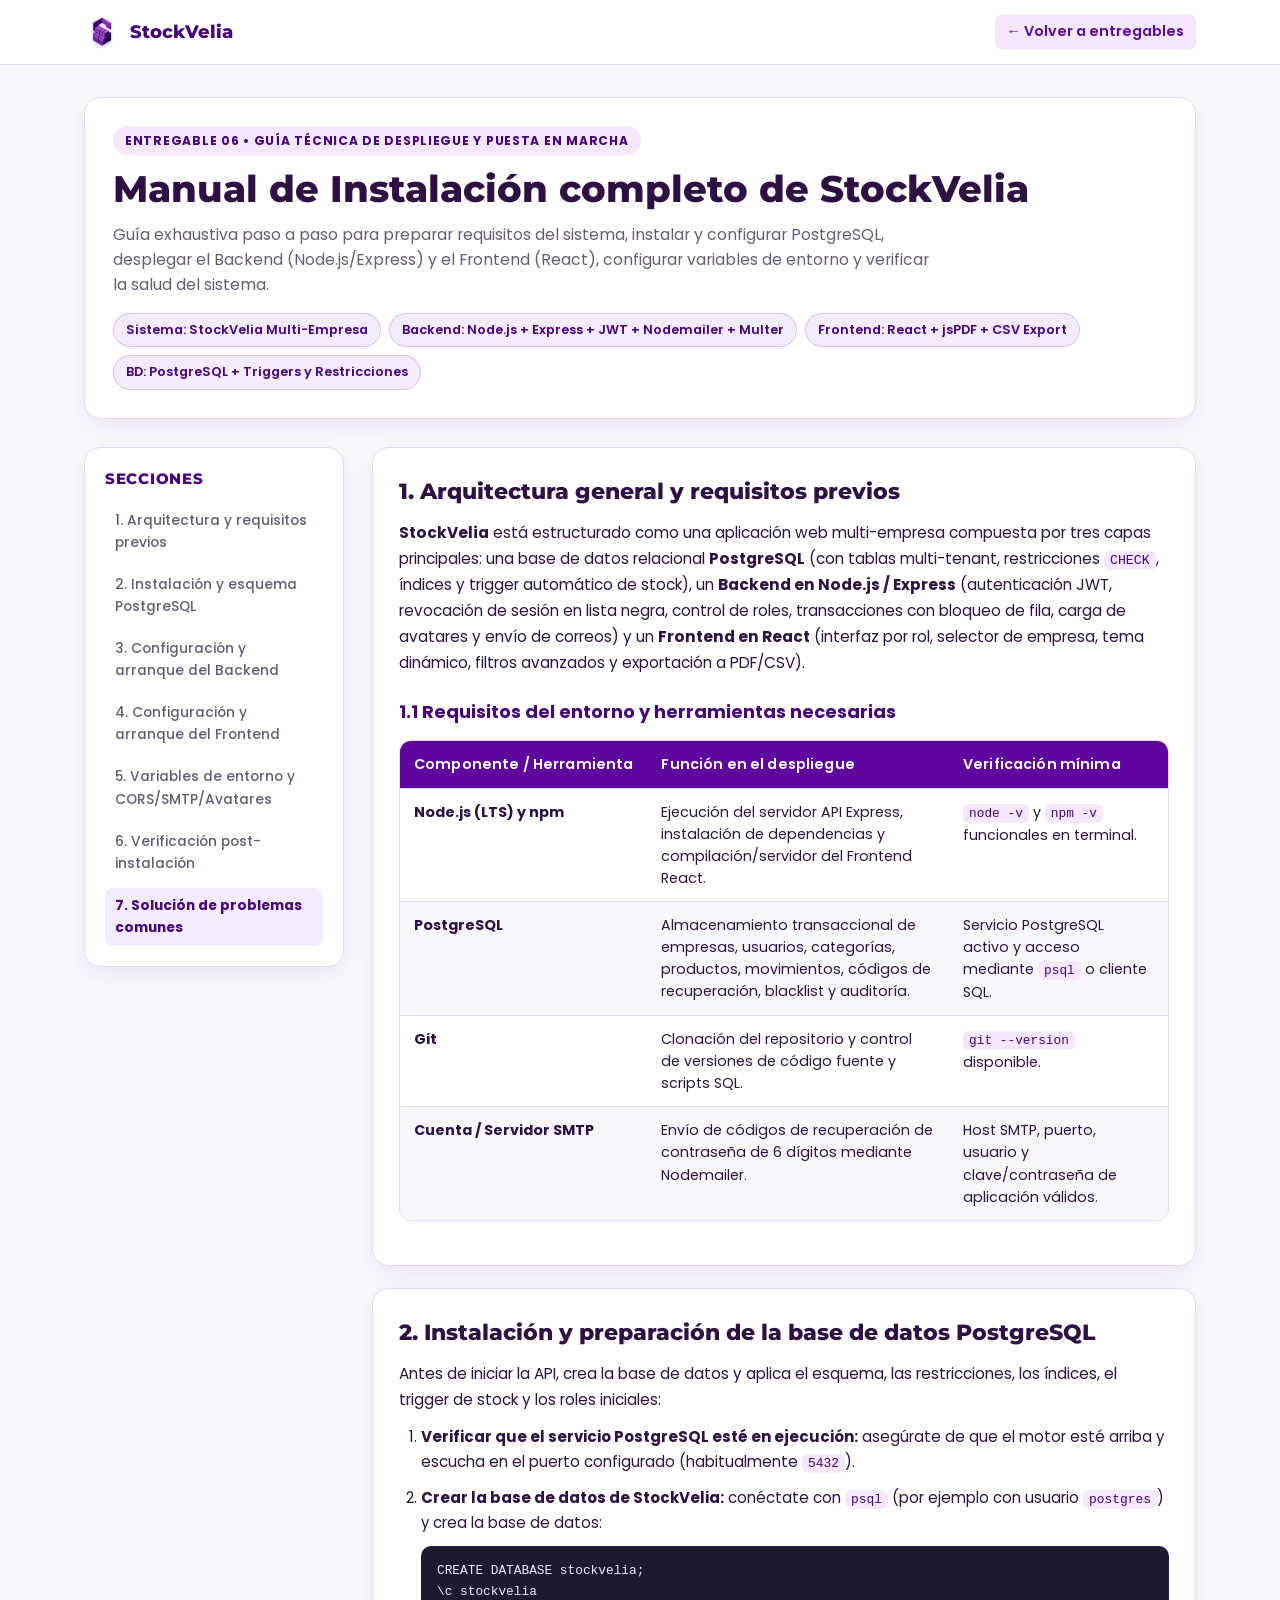
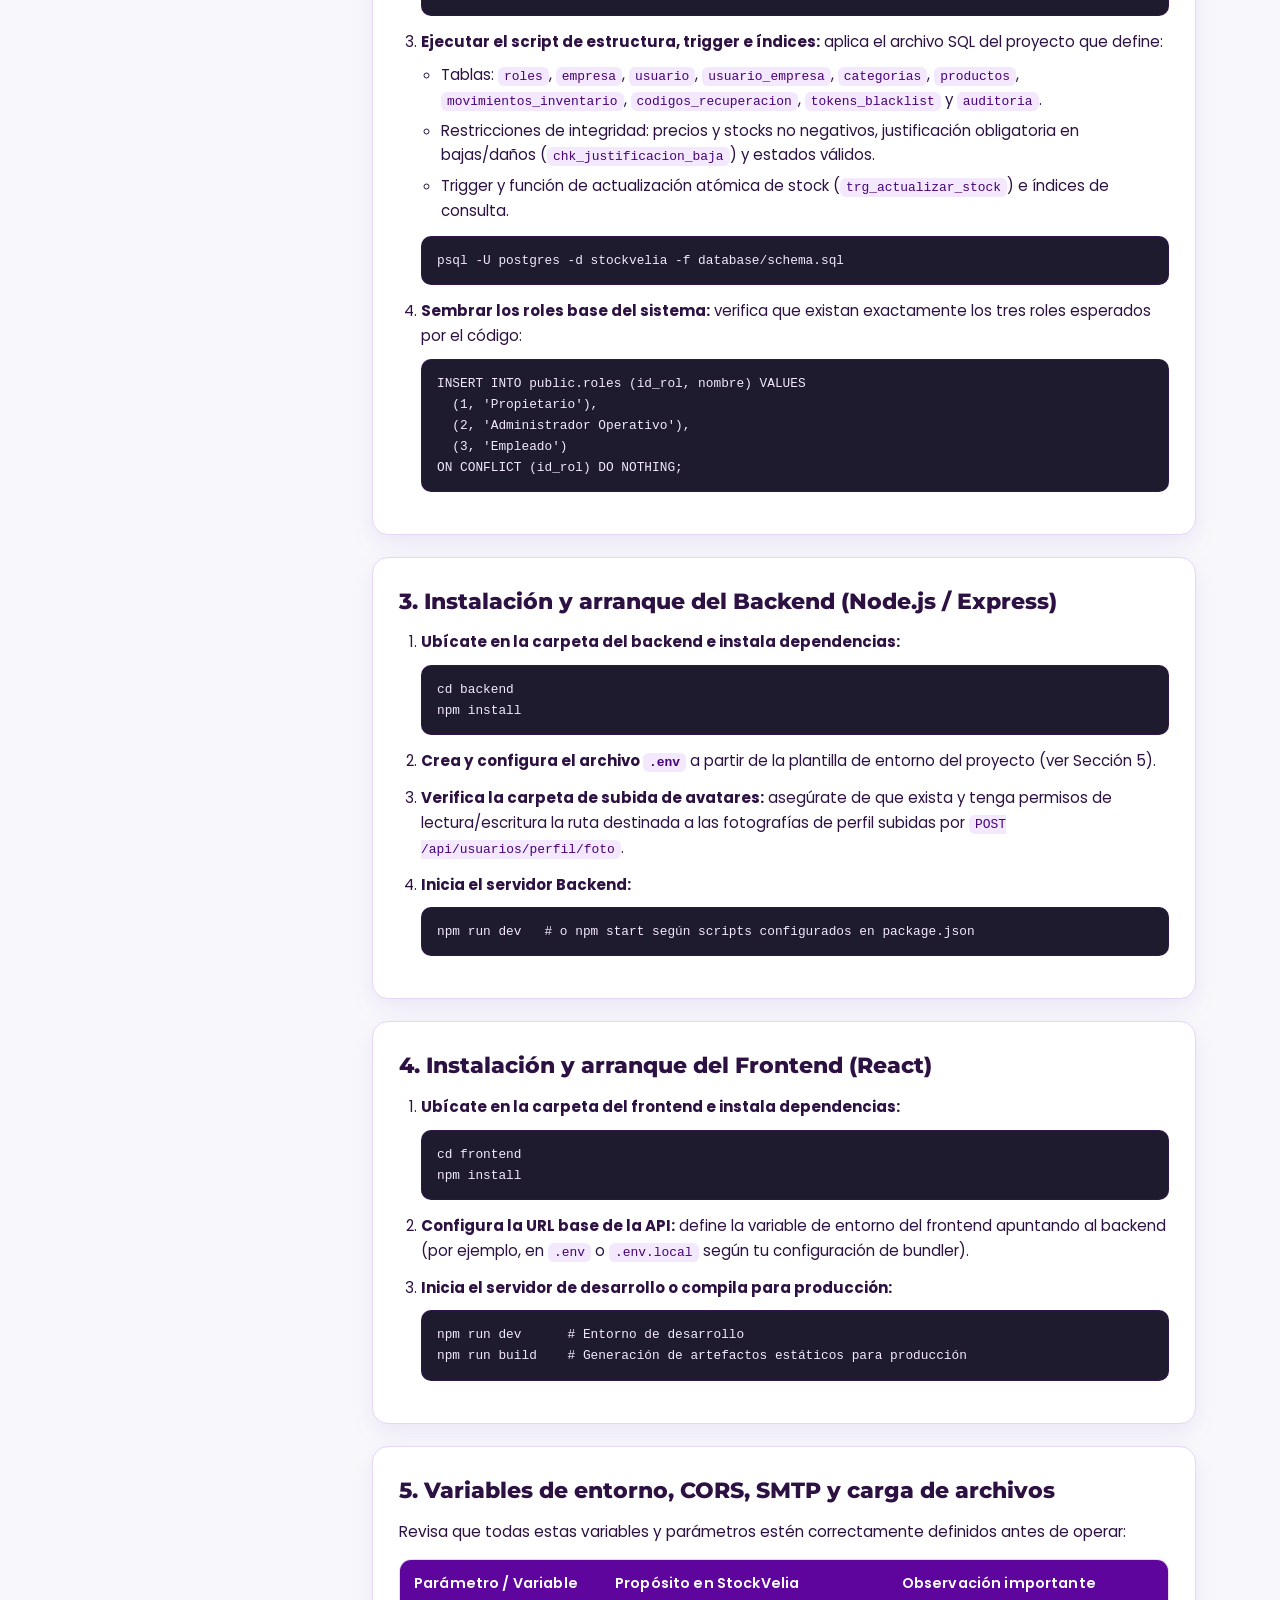
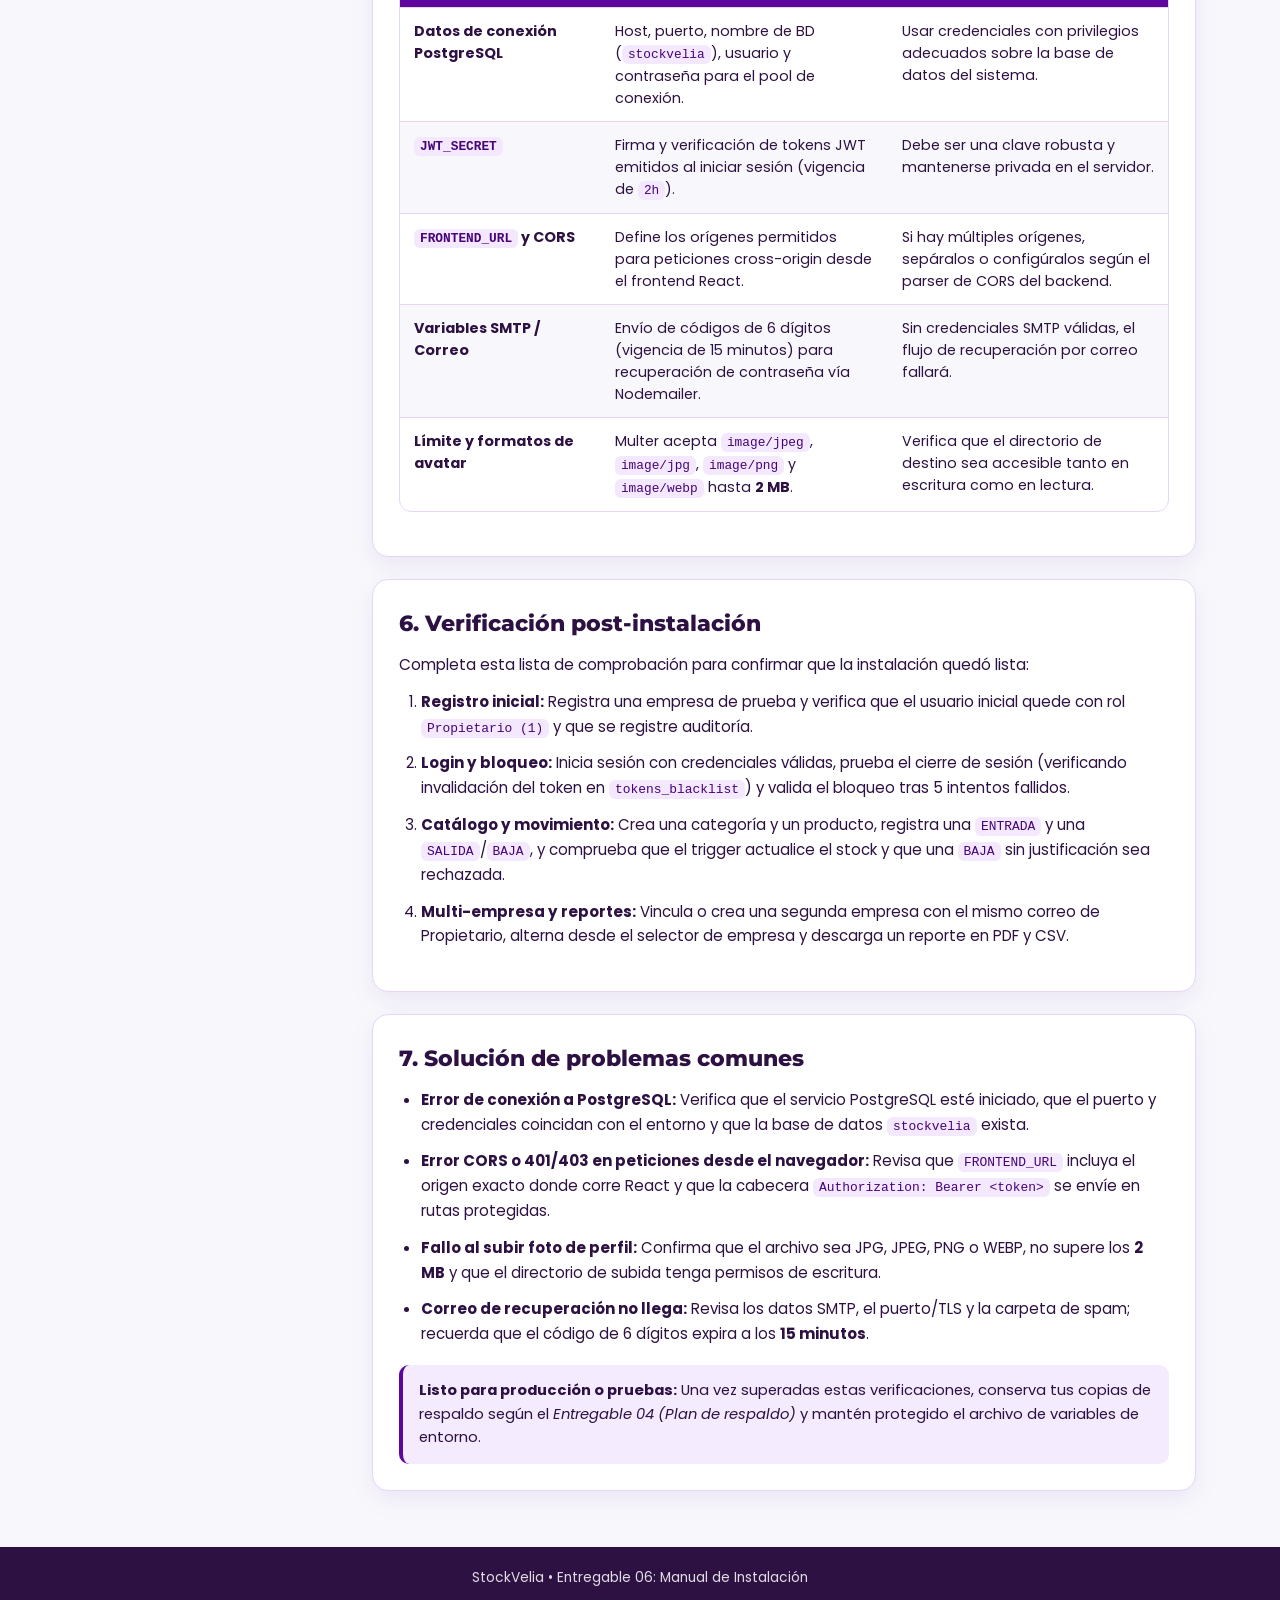
<file: html/06-manual-instalacion.html>
<!DOCTYPE html>
<html lang="es">

<head>
    <meta charset="UTF-8" />
    <meta name="viewport" content="width=device-width, initial-scale=1.0" />
    <title>06. Manual de Instalación — StockVelia</title>
    <link rel="icon" type="image/png" href="../img/logo.png" />
    <link rel="preconnect" href="https://fonts.googleapis.com" />
    <link rel="preconnect" href="https://fonts.gstatic.com" crossorigin />
    <link
        href="https://fonts.googleapis.com/css2?family=Montserrat:wght@700;800&family=Poppins:wght@400;500;600;700&display=swap"
        rel="stylesheet" />
    <link rel="stylesheet" href="../css/entregables.css" />
    <link rel="stylesheet" href="../css/06-manual-instalacion.css" />
</head>

<body>
    <header class="topbar">
        <div class="container topbar-inner">
            <a href="../index.html" class="brand-link">
                <img src="../img/logo.png" alt="Logo de StockVelia" class="brand-logo" />
                <span>StockVelia</span>
            </a>
            <a href="../index.html#entregables" class="back-link">← Volver a entregables</a>
        </div>
    </header>

    <main class="container">
        <section class="doc-header">
            <span class="doc-tag">Entregable 06 • Guía técnica de despliegue y puesta en marcha</span>
            <h1>Manual de Instalación completo de StockVelia</h1>
            <p class="doc-subtitle">
                Guía exhaustiva paso a paso para preparar requisitos del sistema, instalar y configurar PostgreSQL,
                desplegar el Backend (Node.js/Express) y el Frontend (React), configurar variables de entorno y
                verificar la salud del sistema.
            </p>
            <div class="doc-meta-strip">
                <span class="meta-pill">Sistema: StockVelia Multi-Empresa</span>
                <span class="meta-pill">Backend: Node.js + Express + JWT + Nodemailer + Multer</span>
                <span class="meta-pill">Frontend: React + jsPDF + CSV Export</span>
                <span class="meta-pill">BD: PostgreSQL + Triggers y Restricciones</span>
            </div>
        </section>

        <div class="doc-layout">
            <aside class="doc-nav" aria-label="Índice del Manual de Instalación">
                <h2>Secciones</h2>
                <ul>
                    <li><a href="#sec-1" class="active is-current">1. Arquitectura y requisitos previos</a></li>
                    <li><a href="#sec-2">2. Instalación y esquema PostgreSQL</a></li>
                    <li><a href="#sec-3">3. Configuración y arranque del Backend</a></li>
                    <li><a href="#sec-4">4. Configuración y arranque del Frontend</a></li>
                    <li><a href="#sec-5">5. Variables de entorno y CORS/SMTP/Avatares</a></li>
                    <li><a href="#sec-6">6. Verificación post-instalación</a></li>
                    <li><a href="#sec-7">7. Solución de problemas comunes</a></li>
                </ul>
            </aside>

            <div class="doc-sections">
                <!-- SECCIÓN 1 -->
                <section class="doc-block" id="sec-1">
                    <h2>1. Arquitectura general y requisitos previos</h2>
                    <p>
                        <strong>StockVelia</strong> está estructurado como una aplicación web multi-empresa compuesta
                        por tres capas principales: una base de datos relacional <strong>PostgreSQL</strong> (con tablas
                        multi-tenant, restricciones <code>CHECK</code>, índices y trigger automático de stock), un
                        <strong>Backend en Node.js / Express</strong> (autenticación JWT, revocación de sesión en lista
                        negra, control de roles, transacciones con bloqueo de fila, carga de avatares y envío de
                        correos) y un <strong>Frontend en React</strong> (interfaz por rol, selector de empresa, tema
                        dinámico, filtros avanzados y exportación a PDF/CSV).
                    </p>
                    <h3>1.1 Requisitos del entorno y herramientas necesarias</h3>
                    <div class="table-wrap">
                        <table class="inst-table">
                            <thead>
                                <tr>
                                    <th>Componente / Herramienta</th>
                                    <th>Función en el despliegue</th>
                                    <th>Verificación mínima</th>
                                </tr>
                            </thead>
                            <tbody>
                                <tr>
                                    <td><strong>Node.js (LTS) y npm</strong></td>
                                    <td>Ejecución del servidor API Express, instalación de dependencias y
                                        compilación/servidor del Frontend React.</td>
                                    <td><code>node -v</code> y <code>npm -v</code> funcionales en terminal.</td>
                                </tr>
                                <tr>
                                    <td><strong>PostgreSQL</strong></td>
                                    <td>Almacenamiento transaccional de empresas, usuarios, categorías, productos,
                                        movimientos, códigos de recuperación, blacklist y auditoría.</td>
                                    <td>Servicio PostgreSQL activo y acceso mediante <code>psql</code> o cliente SQL.
                                    </td>
                                </tr>
                                <tr>
                                    <td><strong>Git</strong></td>
                                    <td>Clonación del repositorio y control de versiones de código fuente y scripts SQL.
                                    </td>
                                    <td><code>git --version</code> disponible.</td>
                                </tr>
                                <tr>
                                    <td><strong>Cuenta / Servidor SMTP</strong></td>
                                    <td>Envío de códigos de recuperación de contraseña de 6 dígitos mediante
                                        Nodemailer.</td>
                                    <td>Host SMTP, puerto, usuario y clave/contraseña de aplicación válidos.</td>
                                </tr>
                            </tbody>
                        </table>
                    </div>
                </section>

                <!-- SECCIÓN 2 -->
                <section class="doc-block" id="sec-2">
                    <h2>2. Instalación y preparación de la base de datos PostgreSQL</h2>
                    <p>
                        Antes de iniciar la API, crea la base de datos y aplica el esquema, las restricciones, los
                        índices, el trigger de stock y los roles iniciales:
                    </p>
                    <ol class="inst-steps">
                        <li>
                            <strong>Verificar que el servicio PostgreSQL esté en ejecución:</strong> asegúrate de que el
                            motor esté arriba y escucha en el puerto configurado (habitualmente <code>5432</code>).
                        </li>
                        <li>
                            <strong>Crear la base de datos de StockVelia:</strong> conéctate con <code>psql</code> (por
                            ejemplo con usuario <code>postgres</code>) y crea la base de datos:
                            <pre class="code-block"><code>CREATE DATABASE stockvelia;
\c stockvelia</code></pre>
                        </li>
                        <li>
                            <strong>Ejecutar el script de estructura, trigger e índices:</strong> aplica el archivo SQL
                            del proyecto que define:
                            <ul class="sub-list">
                                <li>Tablas: <code>roles</code>, <code>empresa</code>, <code>usuario</code>,
                                    <code>usuario_empresa</code>, <code>categorias</code>, <code>productos</code>,
                                    <code>movimientos_inventario</code>, <code>codigos_recuperacion</code>,
                                    <code>tokens_blacklist</code> y <code>auditoria</code>.
                                </li>
                                <li>Restricciones de integridad: precios y stocks no negativos, justificación
                                    obligatoria en bajas/daños (<code>chk_justificacion_baja</code>) y estados válidos.
                                </li>
                                <li>Trigger y función de actualización atómica de stock
                                    (<code>trg_actualizar_stock</code>) e índices de consulta.</li>
                            </ul>
                            <pre
                                class="code-block"><code>psql -U postgres -d stockvelia -f database/schema.sql</code></pre>
                        </li>
                        <li>
                            <strong>Sembrar los roles base del sistema:</strong> verifica que existan exactamente los
                            tres roles esperados por el código:
                            <pre class="code-block"><code>INSERT INTO public.roles (id_rol, nombre) VALUES
  (1, 'Propietario'),
  (2, 'Administrador Operativo'),
  (3, 'Empleado')
ON CONFLICT (id_rol) DO NOTHING;</code></pre>
                        </li>
                    </ol>
                </section>

                <!-- SECCIÓN 3 -->
                <section class="doc-block" id="sec-3">
                    <h2>3. Instalación y arranque del Backend (Node.js / Express)</h2>
                    <ol class="inst-steps">
                        <li>
                            <strong>Ubícate en la carpeta del backend e instala dependencias:</strong>
                            <pre class="code-block"><code>cd backend
npm install</code></pre>
                        </li>
                        <li>
                            <strong>Crea y configura el archivo <code>.env</code></strong> a partir de la plantilla de
                            entorno del proyecto (ver Sección 5).
                        </li>
                        <li>
                            <strong>Verifica la carpeta de subida de avatares:</strong> asegúrate de que exista y tenga
                            permisos de lectura/escritura la ruta destinada a las fotografías de perfil subidas por
                            <code>POST /api/usuarios/perfil/foto</code>.
                        </li>
                        <li>
                            <strong>Inicia el servidor Backend:</strong>
                            <pre
                                class="code-block"><code>npm run dev   # o npm start según scripts configurados en package.json</code></pre>
                        </li>
                    </ol>
                </section>

                <!-- SECCIÓN 4 -->
                <section class="doc-block" id="sec-4">
                    <h2>4. Instalación y arranque del Frontend (React)</h2>
                    <ol class="inst-steps">
                        <li>
                            <strong>Ubícate en la carpeta del frontend e instala dependencias:</strong>
                            <pre class="code-block"><code>cd frontend
npm install</code></pre>
                        </li>
                        <li>
                            <strong>Configura la URL base de la API:</strong> define la variable de entorno del frontend
                            apuntando al backend (por ejemplo, en <code>.env</code> o <code>.env.local</code> según tu
                            configuración de bundler).
                        </li>
                        <li>
                            <strong>Inicia el servidor de desarrollo o compila para producción:</strong>
                            <pre class="code-block"><code>npm run dev      # Entorno de desarrollo
npm run build    # Generación de artefactos estáticos para producción</code></pre>
                        </li>
                    </ol>
                </section>

                <!-- SECCIÓN 5 -->
                <section class="doc-block" id="sec-5">
                    <h2>5. Variables de entorno, CORS, SMTP y carga de archivos</h2>
                    <p>
                        Revisa que todas estas variables y parámetros estén correctamente definidos antes de operar:
                    </p>
                    <div class="table-wrap">
                        <table class="inst-table">
                            <thead>
                                <tr>
                                    <th>Parámetro / Variable</th>
                                    <th>Propósito en StockVelia</th>
                                    <th>Observación importante</th>
                                </tr>
                            </thead>
                            <tbody>
                                <tr>
                                    <td><strong>Datos de conexión PostgreSQL</strong></td>
                                    <td>Host, puerto, nombre de BD (<code>stockvelia</code>), usuario y contraseña para
                                        el pool de conexión.</td>
                                    <td>Usar credenciales con privilegios adecuados sobre la base de datos del sistema.
                                    </td>
                                </tr>
                                <tr>
                                    <td><strong><code>JWT_SECRET</code></strong></td>
                                    <td>Firma y verificación de tokens JWT emitidos al iniciar sesión (vigencia de
                                        <code>2h</code>).
                                    </td>
                                    <td>Debe ser una clave robusta y mantenerse privada en el servidor.</td>
                                </tr>
                                <tr>
                                    <td><strong><code>FRONTEND_URL</code> y CORS</strong></td>
                                    <td>Define los orígenes permitidos para peticiones cross-origin desde el frontend
                                        React.</td>
                                    <td>Si hay múltiples orígenes, sepáralos o configúralos según el parser de CORS del
                                        backend.</td>
                                </tr>
                                <tr>
                                    <td><strong>Variables SMTP / Correo</strong></td>
                                    <td>Envío de códigos de 6 dígitos (vigencia de 15 minutos) para recuperación de
                                        contraseña vía Nodemailer.</td>
                                    <td>Sin credenciales SMTP válidas, el flujo de recuperación por correo fallará.</td>
                                </tr>
                                <tr>
                                    <td><strong>Límite y formatos de avatar</strong></td>
                                    <td>Multer acepta <code>image/jpeg</code>, <code>image/jpg</code>,
                                        <code>image/png</code> y <code>image/webp</code> hasta <strong>2 MB</strong>.
                                    </td>
                                    <td>Verifica que el directorio de destino sea accesible tanto en escritura como en
                                        lectura.</td>
                                </tr>
                            </tbody>
                        </table>
                    </div>
                </section>

                <!-- SECCIÓN 6 -->
                <section class="doc-block" id="sec-6">
                    <h2>6. Verificación post-instalación</h2>
                    <p>
                        Completa esta lista de comprobación para confirmar que la instalación quedó lista:
                    </p>
                    <ol class="inst-steps">
                        <li><strong>Registro inicial:</strong> Registra una empresa de prueba y verifica que el usuario
                            inicial quede con rol <code>Propietario (1)</code> y que se registre auditoría.</li>
                        <li><strong>Login y bloqueo:</strong> Inicia sesión con credenciales válidas, prueba el cierre
                            de sesión (verificando invalidación del token en <code>tokens_blacklist</code>) y valida el
                            bloqueo tras 5 intentos fallidos.</li>
                        <li><strong>Catálogo y movimiento:</strong> Crea una categoría y un producto, registra una
                            <code>ENTRADA</code> y una <code>SALIDA</code>/<code>BAJA</code>, y comprueba que el trigger
                            actualice el stock y que una <code>BAJA</code> sin justificación sea rechazada.
                        </li>
                        <li><strong>Multi-empresa y reportes:</strong> Vincula o crea una segunda empresa con el mismo
                            correo de Propietario, alterna desde el selector de empresa y descarga un reporte en PDF y
                            CSV.</li>
                    </ol>
                </section>

                <!-- SECCIÓN 7 -->
                <section class="doc-block" id="sec-7">
                    <h2>7. Solución de problemas comunes</h2>
                    <ul class="inst-steps">
                        <li>
                            <strong>Error de conexión a PostgreSQL:</strong> Verifica que el servicio PostgreSQL esté
                            iniciado, que el puerto y credenciales coincidan con el entorno y que la base de datos
                            <code>stockvelia</code> exista.
                        </li>
                        <li>
                            <strong>Error CORS o 401/403 en peticiones desde el navegador:</strong> Revisa que
                            <code>FRONTEND_URL</code> incluya el origen exacto donde corre React y que la cabecera
                            <code>Authorization: Bearer &lt;token&gt;</code> se envíe en rutas protegidas.
                        </li>
                        <li>
                            <strong>Fallo al subir foto de perfil:</strong> Confirma que el archivo sea JPG, JPEG, PNG o
                            WEBP, no supere los <strong>2 MB</strong> y que el directorio de subida tenga permisos de
                            escritura.
                        </li>
                        <li>
                            <strong>Correo de recuperación no llega:</strong> Revisa los datos SMTP, el puerto/TLS y la
                            carpeta de spam; recuerda que el código de 6 dígitos expira a los <strong>15
                                minutos</strong>.
                        </li>
                    </ul>
                    <div class="note-box">
                        <strong>Listo para producción o pruebas:</strong> Una vez superadas estas verificaciones,
                        conserva tus copias de respaldo según el <em>Entregable 04 (Plan de respaldo)</em> y mantén
                        protegido el archivo de variables de entorno.
                    </div>
                </section>
            </div>
        </div>
    </main>

    <footer class="doc-footer">
        <div class="container">StockVelia • Entregable 06: Manual de Instalación</div>
    </footer>

    <script src="../js/06-manual-instalacion.js"></script>
</body>

</html>
</file>
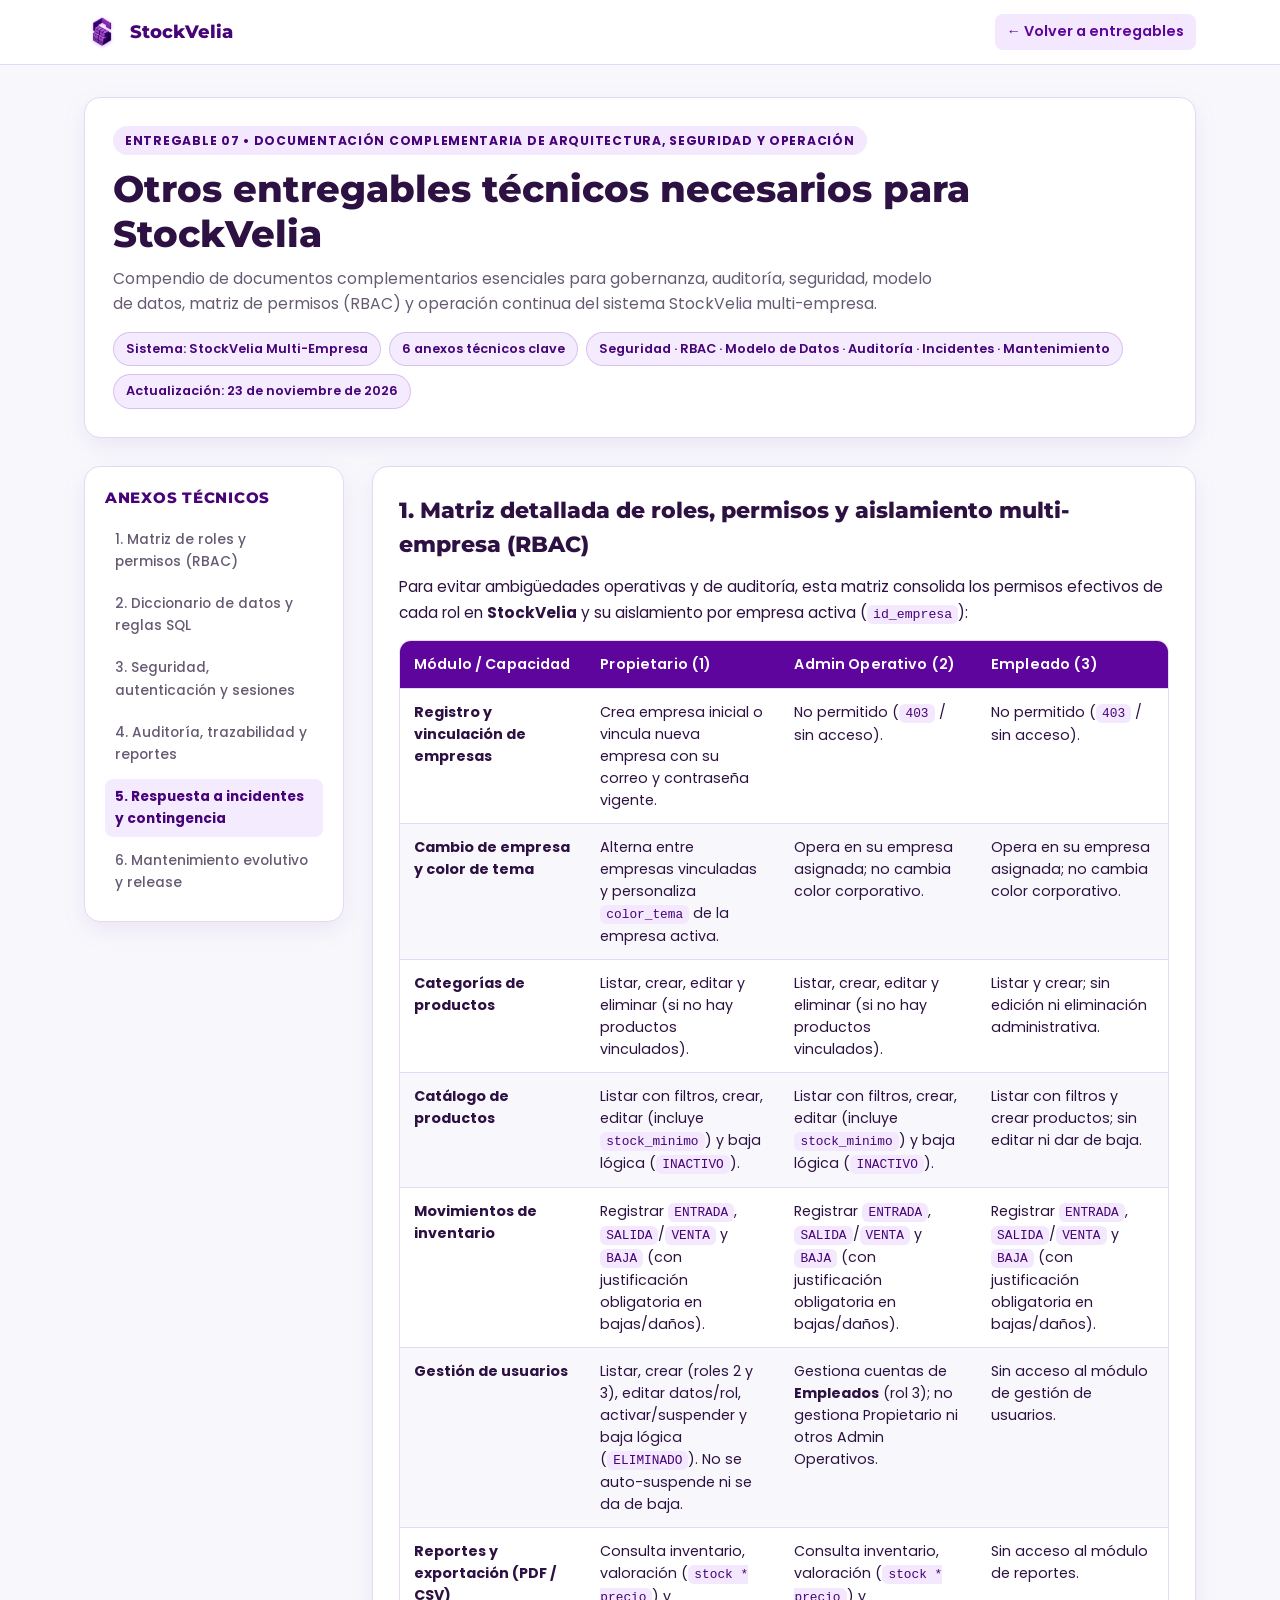
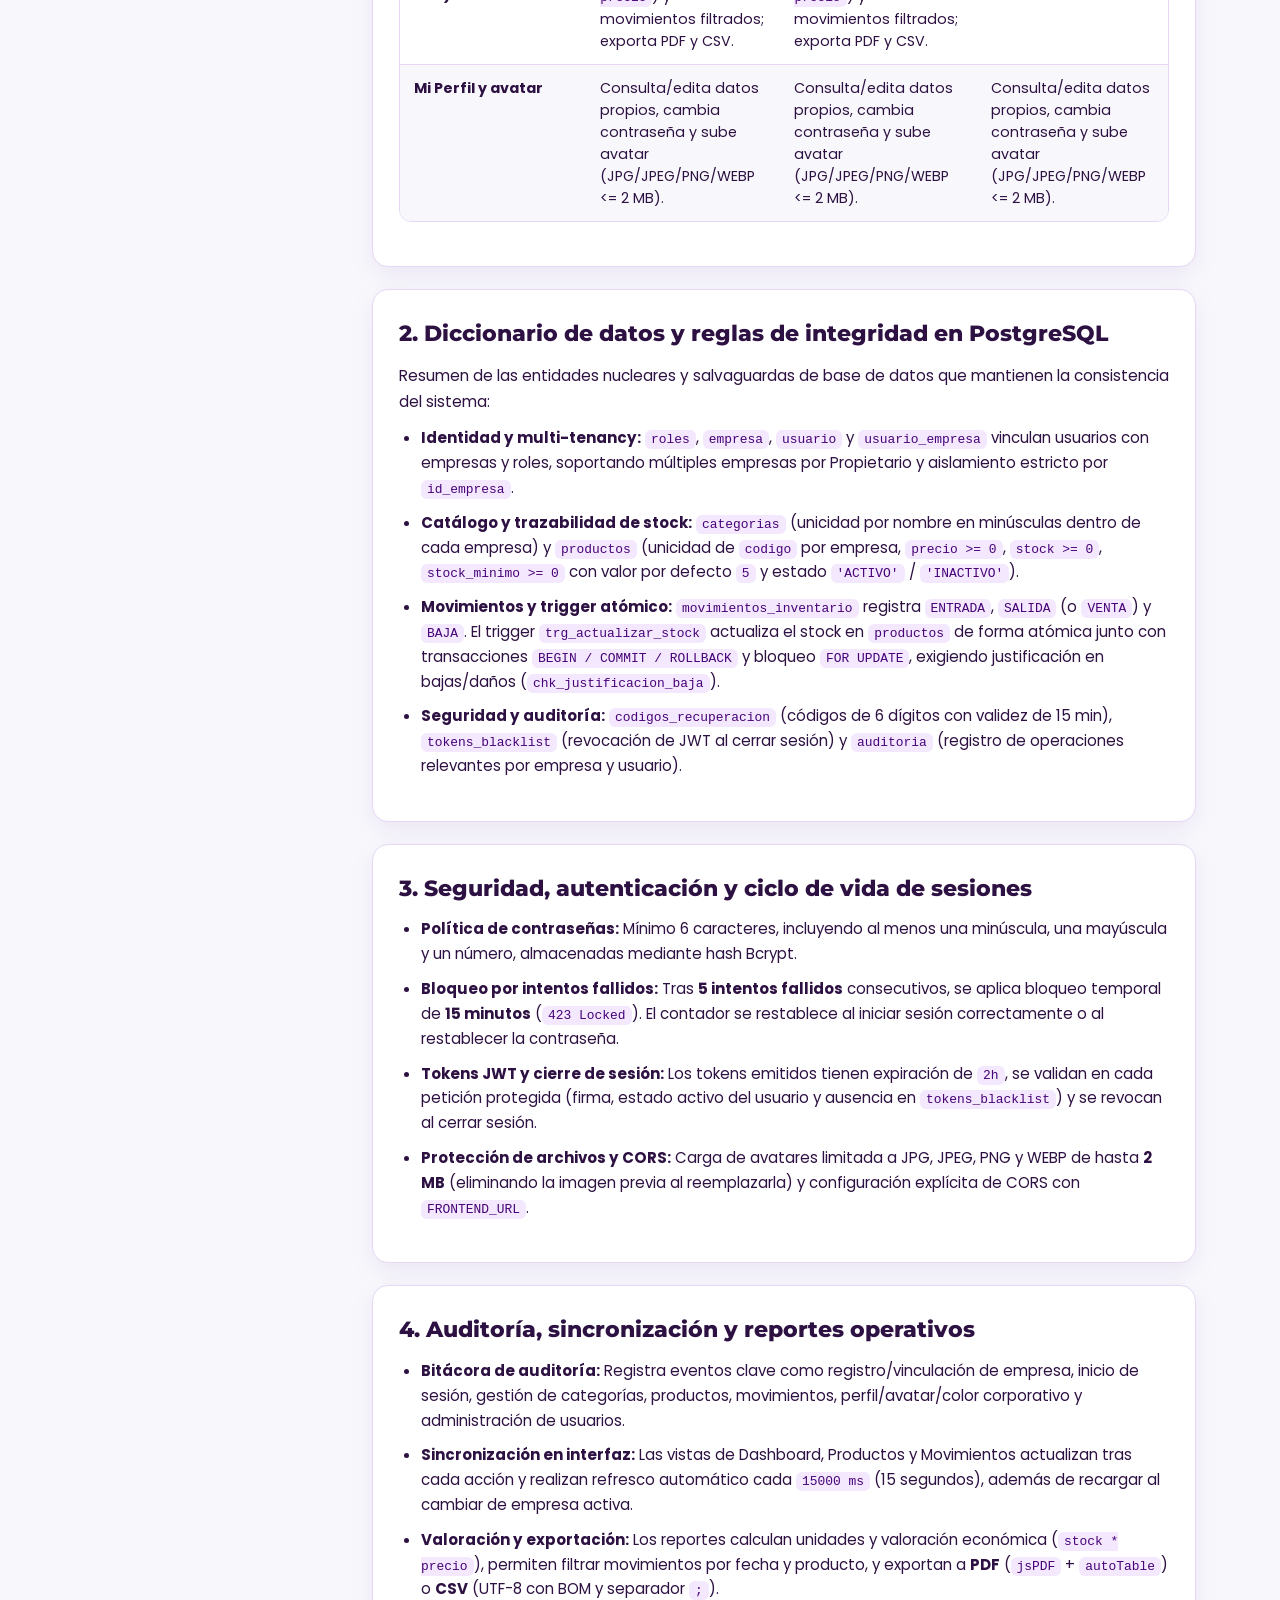
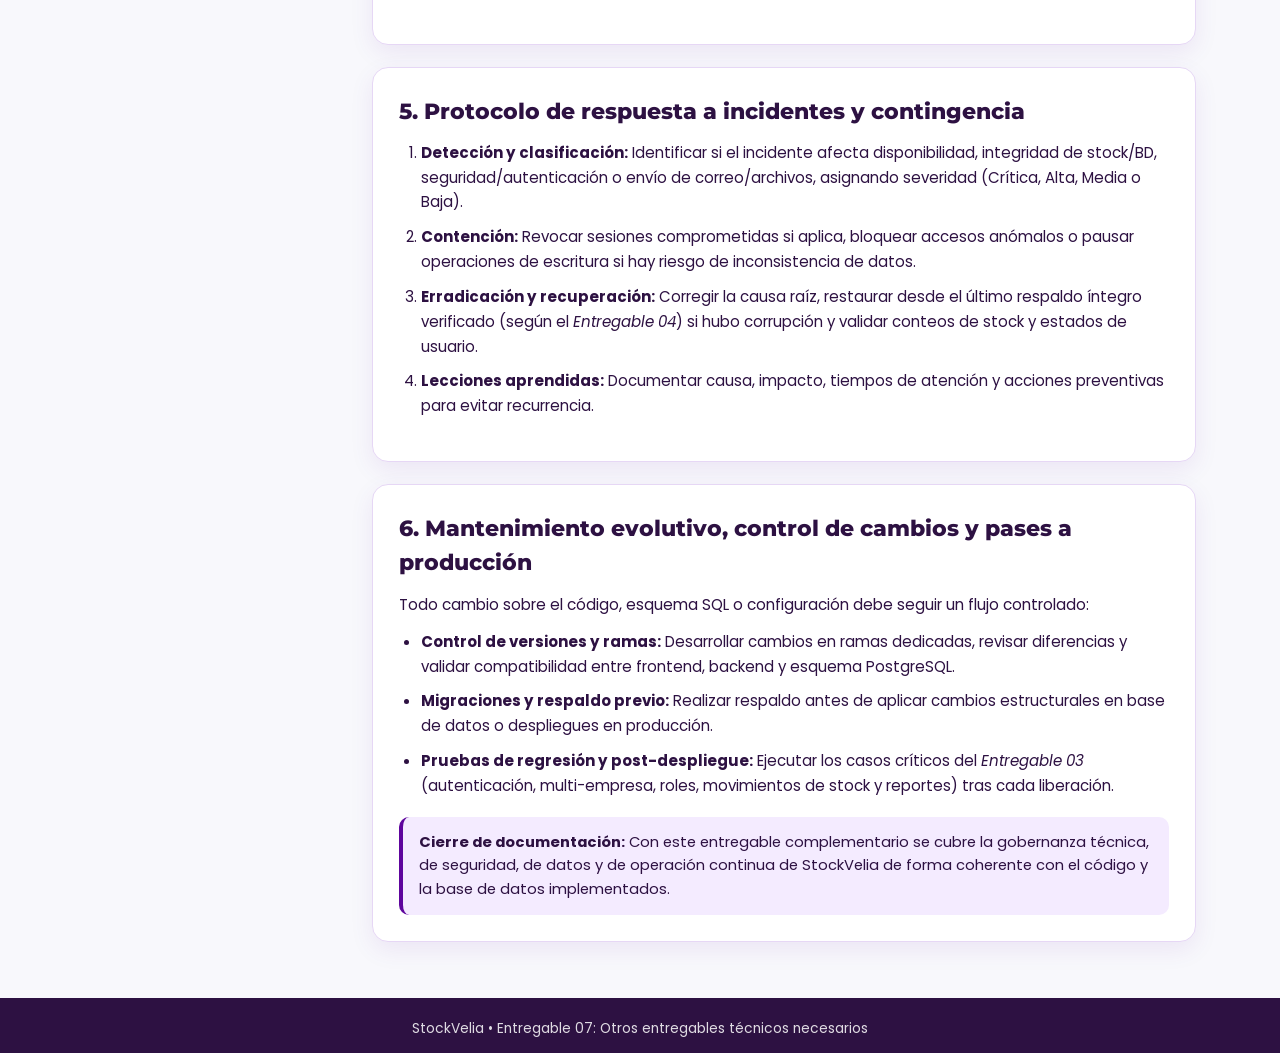
<file: html/07-otros-entregables.html>
<!DOCTYPE html>
<html lang="es">

<head>
    <meta charset="UTF-8" />
    <meta name="viewport" content="width=device-width, initial-scale=1.0" />
    <title>07. Otros entregables técnicos necesarios — StockVelia</title>
    <link rel="icon" type="image/png" href="../img/logo.png" />
    <link rel="preconnect" href="https://fonts.googleapis.com" />
    <link rel="preconnect" href="https://fonts.gstatic.com" crossorigin />
    <link
        href="https://fonts.googleapis.com/css2?family=Montserrat:wght@700;800&family=Poppins:wght@400;500;600;700&display=swap"
        rel="stylesheet" />
    <link rel="stylesheet" href="../css/entregables.css" />
    <link rel="stylesheet" href="../css/07-otros-entregables.css" />
</head>

<body>
    <header class="topbar">
        <div class="container topbar-inner">
            <a href="../index.html" class="brand-link">
                <img src="../img/logo.png" alt="Logo de StockVelia" class="brand-logo" />
                <span>StockVelia</span>
            </a>
            <a href="../index.html#entregables" class="back-link">← Volver a entregables</a>
        </div>
    </header>

    <main class="container">
        <section class="doc-header">
            <span class="doc-tag">Entregable 07 • Documentación complementaria de arquitectura, seguridad y
                operación</span>
            <h1>Otros entregables técnicos necesarios para StockVelia</h1>
            <p class="doc-subtitle">
                Compendio de documentos complementarios esenciales para gobernanza, auditoría, seguridad, modelo de
                datos, matriz de permisos (RBAC) y operación continua del sistema StockVelia multi-empresa.
            </p>
            <div class="doc-meta-strip">
                <span class="meta-pill">Sistema: StockVelia Multi-Empresa</span>
                <span class="meta-pill">6 anexos técnicos clave</span>
                <span class="meta-pill">Seguridad · RBAC · Modelo de Datos · Auditoría · Incidentes ·
                    Mantenimiento</span>
                <span class="meta-pill">Actualización: 23 de noviembre de 2026</span>
            </div>
        </section>

        <div class="doc-layout">
            <aside class="doc-nav" aria-label="Índice de entregables complementarios">
                <h2>Anexos técnicos</h2>
                <ul>
                    <li><a href="#sec-1" class="active is-current">1. Matriz de roles y permisos (RBAC)</a></li>
                    <li><a href="#sec-2">2. Diccionario de datos y reglas SQL</a></li>
                    <li><a href="#sec-3">3. Seguridad, autenticación y sesiones</a></li>
                    <li><a href="#sec-4">4. Auditoría, trazabilidad y reportes</a></li>
                    <li><a href="#sec-5">5. Respuesta a incidentes y contingencia</a></li>
                    <li><a href="#sec-6">6. Mantenimiento evolutivo y release</a></li>
                </ul>
            </aside>

            <div class="doc-sections">
                <!-- SECCIÓN 1 -->
                <section class="doc-block" id="sec-1">
                    <h2>1. Matriz detallada de roles, permisos y aislamiento multi-empresa (RBAC)</h2>
                    <p>
                        Para evitar ambigüedades operativas y de auditoría, esta matriz consolida los permisos efectivos
                        de cada rol en <strong>StockVelia</strong> y su aislamiento por empresa activa
                        (<code>id_empresa</code>):
                    </p>
                    <div class="table-wrap">
                        <table class="other-table">
                            <thead>
                                <tr>
                                    <th>Módulo / Capacidad</th>
                                    <th>Propietario (1)</th>
                                    <th>Admin Operativo (2)</th>
                                    <th>Empleado (3)</th>
                                </tr>
                            </thead>
                            <tbody>
                                <tr>
                                    <td><strong>Registro y vinculación de empresas</strong></td>
                                    <td>Crea empresa inicial o vincula nueva empresa con su correo y contraseña vigente.
                                    </td>
                                    <td>No permitido (<code>403</code> / sin acceso).</td>
                                    <td>No permitido (<code>403</code> / sin acceso).</td>
                                </tr>
                                <tr>
                                    <td><strong>Cambio de empresa y color de tema</strong></td>
                                    <td>Alterna entre empresas vinculadas y personaliza <code>color_tema</code> de la
                                        empresa activa.</td>
                                    <td>Opera en su empresa asignada; no cambia color corporativo.</td>
                                    <td>Opera en su empresa asignada; no cambia color corporativo.</td>
                                </tr>
                                <tr>
                                    <td><strong>Categorías de productos</strong></td>
                                    <td>Listar, crear, editar y eliminar (si no hay productos vinculados).</td>
                                    <td>Listar, crear, editar y eliminar (si no hay productos vinculados).</td>
                                    <td>Listar y crear; sin edición ni eliminación administrativa.</td>
                                </tr>
                                <tr>
                                    <td><strong>Catálogo de productos</strong></td>
                                    <td>Listar con filtros, crear, editar (incluye <code>stock_minimo</code>) y baja
                                        lógica (<code>INACTIVO</code>).</td>
                                    <td>Listar con filtros, crear, editar (incluye <code>stock_minimo</code>) y baja
                                        lógica (<code>INACTIVO</code>).</td>
                                    <td>Listar con filtros y crear productos; sin editar ni dar de baja.</td>
                                </tr>
                                <tr>
                                    <td><strong>Movimientos de inventario</strong></td>
                                    <td>Registrar <code>ENTRADA</code>, <code>SALIDA</code>/<code>VENTA</code> y
                                        <code>BAJA</code> (con justificación obligatoria en bajas/daños).
                                    </td>
                                    <td>Registrar <code>ENTRADA</code>, <code>SALIDA</code>/<code>VENTA</code> y
                                        <code>BAJA</code> (con justificación obligatoria en bajas/daños).
                                    </td>
                                    <td>Registrar <code>ENTRADA</code>, <code>SALIDA</code>/<code>VENTA</code> y
                                        <code>BAJA</code> (con justificación obligatoria en bajas/daños).
                                    </td>
                                </tr>
                                <tr>
                                    <td><strong>Gestión de usuarios</strong></td>
                                    <td>Listar, crear (roles 2 y 3), editar datos/rol, activar/suspender y baja lógica
                                        (<code>ELIMINADO</code>). No se auto-suspende ni se da de baja.</td>
                                    <td>Gestiona cuentas de <strong>Empleados</strong> (rol 3); no gestiona Propietario
                                        ni otros Admin Operativos.</td>
                                    <td>Sin acceso al módulo de gestión de usuarios.</td>
                                </tr>
                                <tr>
                                    <td><strong>Reportes y exportación (PDF / CSV)</strong></td>
                                    <td>Consulta inventario, valoración (<code>stock * precio</code>) y movimientos
                                        filtrados; exporta PDF y CSV.</td>
                                    <td>Consulta inventario, valoración (<code>stock * precio</code>) y movimientos
                                        filtrados; exporta PDF y CSV.</td>
                                    <td>Sin acceso al módulo de reportes.</td>
                                </tr>
                                <tr>
                                    <td><strong>Mi Perfil y avatar</strong></td>
                                    <td>Consulta/edita datos propios, cambia contraseña y sube avatar (JPG/JPEG/PNG/WEBP
                                        &lt;= 2 MB).</td>
                                    <td>Consulta/edita datos propios, cambia contraseña y sube avatar (JPG/JPEG/PNG/WEBP
                                        &lt;= 2 MB).</td>
                                    <td>Consulta/edita datos propios, cambia contraseña y sube avatar (JPG/JPEG/PNG/WEBP
                                        &lt;= 2 MB).</td>
                                </tr>
                            </tbody>
                        </table>
                    </div>
                </section>

                <!-- SECCIÓN 2 -->
                <section class="doc-block" id="sec-2">
                    <h2>2. Diccionario de datos y reglas de integridad en PostgreSQL</h2>
                    <p>
                        Resumen de las entidades nucleares y salvaguardas de base de datos que mantienen la consistencia
                        del sistema:
                    </p>
                    <ul class="comp-list">
                        <li>
                            <strong>Identidad y multi-tenancy:</strong> <code>roles</code>, <code>empresa</code>,
                            <code>usuario</code> y <code>usuario_empresa</code> vinculan usuarios con empresas y roles,
                            soportando múltiples empresas por Propietario y aislamiento estricto por
                            <code>id_empresa</code>.
                        </li>
                        <li>
                            <strong>Catálogo y trazabilidad de stock:</strong> <code>categorias</code> (unicidad por
                            nombre en minúsculas dentro de cada empresa) y <code>productos</code> (unicidad de
                            <code>codigo</code> por empresa, <code>precio &gt;= 0</code>, <code>stock &gt;= 0</code>,
                            <code>stock_minimo &gt;= 0</code> con valor por defecto <code>5</code> y estado
                            <code>'ACTIVO'</code> / <code>'INACTIVO'</code>).
                        </li>
                        <li>
                            <strong>Movimientos y trigger atómico:</strong> <code>movimientos_inventario</code> registra
                            <code>ENTRADA</code>, <code>SALIDA</code> (o <code>VENTA</code>) y <code>BAJA</code>. El
                            trigger <code>trg_actualizar_stock</code> actualiza el stock en <code>productos</code> de
                            forma
                            atómica junto con transacciones <code>BEGIN / COMMIT / ROLLBACK</code> y bloqueo
                            <code>FOR UPDATE</code>, exigiendo justificación en bajas/daños
                            (<code>chk_justificacion_baja</code>).
                        </li>
                        <li>
                            <strong>Seguridad y auditoría:</strong> <code>codigos_recuperacion</code> (códigos de 6
                            dígitos con validez de 15 min), <code>tokens_blacklist</code> (revocación de JWT al cerrar
                            sesión) y <code>auditoria</code> (registro de operaciones relevantes por empresa y usuario).
                        </li>
                    </ul>
                </section>

                <!-- SECCIÓN 3 -->
                <section class="doc-block" id="sec-3">
                    <h2>3. Seguridad, autenticación y ciclo de vida de sesiones</h2>
                    <ul class="comp-list">
                        <li>
                            <strong>Política de contraseñas:</strong> Mínimo 6 caracteres, incluyendo al menos una
                            minúscula, una mayúscula y un número, almacenadas mediante hash Bcrypt.
                        </li>
                        <li>
                            <strong>Bloqueo por intentos fallidos:</strong> Tras <strong>5 intentos fallidos</strong>
                            consecutivos, se aplica bloqueo temporal de <strong>15 minutos</strong>
                            (<code>423 Locked</code>). El contador se restablece al iniciar sesión correctamente o al
                            restablecer la contraseña.
                        </li>
                        <li>
                            <strong>Tokens JWT y cierre de sesión:</strong> Los tokens emitidos tienen expiración de
                            <code>2h</code>, se validan en cada petición protegida (firma, estado activo del usuario y
                            ausencia en <code>tokens_blacklist</code>) y se revocan al cerrar sesión.
                        </li>
                        <li>
                            <strong>Protección de archivos y CORS:</strong> Carga de avatares limitada a JPG, JPEG, PNG
                            y WEBP de hasta <strong>2 MB</strong> (eliminando la imagen previa al reemplazarla) y
                            configuración explícita de CORS con <code>FRONTEND_URL</code>.
                        </li>
                    </ul>
                </section>

                <!-- SECCIÓN 4 -->
                <section class="doc-block" id="sec-4">
                    <h2>4. Auditoría, sincronización y reportes operativos</h2>
                    <ul class="comp-list">
                        <li>
                            <strong>Bitácora de auditoría:</strong> Registra eventos clave como registro/vinculación de
                            empresa, inicio de sesión, gestión de categorías, productos, movimientos,
                            perfil/avatar/color
                            corporativo y administración de usuarios.
                        </li>
                        <li>
                            <strong>Sincronización en interfaz:</strong> Las vistas de Dashboard, Productos y
                            Movimientos actualizan tras cada acción y realizan refresco automático cada
                            <code>15000 ms</code> (15 segundos), además de recargar al cambiar de empresa activa.
                        </li>
                        <li>
                            <strong>Valoración y exportación:</strong> Los reportes calculan unidades y valoración
                            económica (<code>stock * precio</code>), permiten filtrar movimientos por fecha y producto,
                            y
                            exportan a <strong>PDF</strong> (<code>jsPDF</code> + <code>autoTable</code>) o
                            <strong>CSV</strong> (UTF-8 con BOM y separador <code>;</code>).
                        </li>
                    </ul>
                </section>

                <!-- SECCIÓN 5 -->
                <section class="doc-block" id="sec-5">
                    <h2>5. Protocolo de respuesta a incidentes y contingencia</h2>
                    <ol class="comp-list">
                        <li>
                            <strong>Detección y clasificación:</strong> Identificar si el incidente afecta
                            disponibilidad, integridad de stock/BD, seguridad/autenticación o envío de correo/archivos,
                            asignando severidad (Crítica, Alta, Media o Baja).
                        </li>
                        <li>
                            <strong>Contención:</strong> Revocar sesiones comprometidas si aplica, bloquear accesos
                            anómalos o pausar operaciones de escritura si hay riesgo de inconsistencia de datos.
                        </li>
                        <li>
                            <strong>Erradicación y recuperación:</strong> Corregir la causa raíz, restaurar desde el
                            último respaldo íntegro verificado (según el <em>Entregable 04</em>) si hubo corrupción y
                            validar conteos de stock y estados de usuario.
                        </li>
                        <li>
                            <strong>Lecciones aprendidas:</strong> Documentar causa, impacto, tiempos de atención y
                            acciones preventivas para evitar recurrencia.
                        </li>
                    </ol>
                </section>

                <!-- SECCIÓN 6 -->
                <section class="doc-block" id="sec-6">
                    <h2>6. Mantenimiento evolutivo, control de cambios y pases a producción</h2>
                    <p>
                        Todo cambio sobre el código, esquema SQL o configuración debe seguir un flujo controlado:
                    </p>
                    <ul class="comp-list">
                        <li>
                            <strong>Control de versiones y ramas:</strong> Desarrollar cambios en ramas dedicadas,
                            revisar diferencias y validar compatibilidad entre frontend, backend y esquema PostgreSQL.
                        </li>
                        <li>
                            <strong>Migraciones y respaldo previo:</strong> Realizar respaldo antes de aplicar cambios
                            estructurales en base de datos o despliegues en producción.
                        </li>
                        <li>
                            <strong>Pruebas de regresión y post-despliegue:</strong> Ejecutar los casos críticos del
                            <em>Entregable 03</em> (autenticación, multi-empresa, roles, movimientos de stock y
                            reportes) tras cada liberación.
                        </li>
                    </ul>
                    <div class="summary-box">
                        <strong>Cierre de documentación:</strong> Con este entregable complementario se cubre la
                        gobernanza técnica, de seguridad, de datos y de operación continua de StockVelia de forma
                        coherente con el código y la base de datos implementados.
                    </div>
                </section>
            </div>
        </div>
    </main>

    <footer class="doc-footer">
        <div class="container">StockVelia • Entregable 07: Otros entregables técnicos necesarios</div>
    </footer>

    <script src="../js/07-otros-entregables.js"></script>
</body>

</html>
</file>
<file: css/style.css>
:root {
    --primary: #5e059d;
    --primary-hover: #470378;
    --primary-soft: #f3e8fd;
    --accent: #ba61fa;
    --bg-page: #f8f8fc;
    --bg-surface: #ffffff;
    --text-main: #2d1142;
    --text-muted: #665b73;
    --border-soft: #e6d7f5;
    --shadow-sm: 0 6px 20px rgba(94, 5, 157, 0.08);
    --shadow-md: 0 14px 34px rgba(94, 5, 157, 0.14);
    --radius-sm: 10px;
    --radius-md: 16px;
    --radius-lg: 22px;
    --transition: 0.25s ease;
}

*,
*::before,
*::after {
    box-sizing: border-box;
    margin: 0;
    padding: 0;
}

html {
    scroll-behavior: smooth;
}

body {
    font-family: "Poppins", -apple-system, BlinkMacSystemFont, sans-serif;
    background-color: var(--bg-page);
    color: var(--text-main);
    line-height: 1.6;
    overflow-x: hidden;
}

h1,
h2,
h3,
h4 {
    font-family: "Montserrat", "Poppins", sans-serif;
    font-weight: 800;
    line-height: 1.2;
    letter-spacing: -0.02em;
}

code {
    font-family: ui-monospace, SFMono-Regular, Menlo, Monaco, Consolas, monospace;
    font-size: clamp(0.8rem, 1.3vw, 0.88em);
    background: var(--primary-soft);
    color: var(--primary-hover);
    padding: 2px 6px;
    border-radius: 6px;
    overflow-wrap: anywhere;
}

.container {
    width: 100%;
    max-width: 1160px;
    margin: 0 auto;
    padding: 0 clamp(14px, 3vw, 24px);
}

/* BOTONES */
.btn {
    display: inline-flex;
    align-items: center;
    justify-content: center;
    gap: 8px;
    padding: 12px 22px;
    border-radius: var(--radius-sm);
    font-family: "Poppins", sans-serif;
    font-size: clamp(0.86rem, 1.4vw, 0.94rem);
    font-weight: 600;
    text-decoration: none;
    border: 1px solid transparent;
    cursor: pointer;
    transition: var(--transition);
    max-width: 100%;
}

.btn-primary {
    background: linear-gradient(135deg, var(--primary) 0%, var(--primary-hover) 100%);
    color: #ffffff;
    box-shadow: 0 8px 22px rgba(94, 5, 157, 0.25);
}

.btn-primary:hover {
    transform: translateY(-2px);
    box-shadow: 0 12px 28px rgba(94, 5, 157, 0.34);
}

.btn-ghost {
    background: var(--bg-surface);
    color: var(--primary);
    border-color: var(--border-soft);
}

.btn-ghost:hover {
    background: var(--primary-soft);
    border-color: var(--accent);
}

/* NAVBAR */
.navbar {
    position: sticky;
    top: 0;
    z-index: 100;
    background: rgba(255, 255, 255, 0.94);
    backdrop-filter: blur(12px);
    border-bottom: 1px solid var(--border-soft);
}

.navbar-inner {
    display: flex;
    align-items: center;
    justify-content: space-between;
    min-height: 72px;
    gap: 14px;
}

.brand {
    display: inline-flex;
    align-items: center;
    gap: 10px;
    text-decoration: none;
    color: var(--text-main);
    min-width: 0;
}

.brand-name {
    font-family: "Montserrat", sans-serif;
    font-weight: 800;
    font-size: clamp(1.05rem, 2vw, 1.2rem);
    color: var(--primary-hover);
    white-space: nowrap;
}

.brand-tag {
    font-size: 0.74rem;
    font-weight: 600;
    color: var(--primary);
    background: var(--primary-soft);
    padding: 4px 10px;
    border-radius: 999px;
    white-space: nowrap;
}

.brand-logo {
    width: 38px;
    height: 38px;
    border-radius: 10px;
    object-fit: contain;
    display: block;
    flex-shrink: 0;
}

.nav-links {
    display: flex;
    align-items: center;
    gap: 24px;
}

.nav-links a {
    text-decoration: none;
    color: var(--text-muted);
    font-weight: 500;
    font-size: 0.92rem;
    white-space: nowrap;
    transition: var(--transition);
}

.nav-links a:hover {
    color: var(--primary);
}

.menu-toggle {
    display: none;
    flex-direction: column;
    justify-content: center;
    gap: 5px;
    width: 40px;
    height: 40px;
    flex-shrink: 0;
    background: var(--primary-soft);
    border: 1px solid var(--border-soft);
    border-radius: 10px;
    cursor: pointer;
}

.menu-toggle span {
    display: block;
    width: 18px;
    height: 2px;
    margin: 0 auto;
    background: var(--primary-hover);
    border-radius: 2px;
}

.mobile-menu {
    display: none;
    flex-direction: column;
    gap: 12px;
    padding: 16px 20px 22px;
    background: var(--bg-surface);
    border-bottom: 1px solid var(--border-soft);
}

.mobile-menu.open {
    display: flex;
}

.mobile-menu a {
    text-decoration: none;
    color: var(--text-main);
    font-weight: 500;
    padding: 6px 0;
}

.mobile-cta {
    width: 100%;
    margin-top: 4px;
}

/* HERO */
.hero {
    position: relative;
    padding: clamp(44px, 6vw, 68px) 0 clamp(40px, 5vw, 56px);
    background:
        radial-gradient(circle at 85% 15%, rgba(186, 97, 250, 0.16), transparent 45%),
        linear-gradient(180deg, #ffffff 0%, var(--bg-page) 100%);
}

.hero-grid {
    display: grid;
    grid-template-columns: 1.25fr 0.85fr;
    gap: clamp(24px, 4vw, 36px);
    align-items: center;
}

.badge {
    display: inline-flex;
    align-items: center;
    gap: 8px;
    background: var(--primary-soft);
    color: var(--primary-hover);
    border: 1px solid var(--border-soft);
    padding: 6px 14px;
    border-radius: 999px;
    font-size: clamp(0.76rem, 1.3vw, 0.82rem);
    font-weight: 600;
    margin-bottom: 18px;
}

.badge-dot {
    width: 8px;
    height: 8px;
    border-radius: 50%;
    background: var(--primary);
    flex-shrink: 0;
}

.hero h1 {
    font-size: clamp(1.85rem, 4.2vw, 3.05rem);
    color: var(--text-main);
    margin-bottom: 16px;
}

.hero h1 span {
    color: var(--primary);
}

.hero-subtitle {
    font-size: clamp(0.92rem, 1.6vw, 1.02rem);
    color: var(--text-muted);
    max-width: 590px;
    margin-bottom: 26px;
}

.hero-actions {
    display: flex;
    flex-wrap: wrap;
    gap: 12px;
    margin-bottom: 32px;
}

.hero-metrics {
    display: grid;
    grid-template-columns: repeat(3, minmax(0, 1fr));
    gap: 14px;
}

.metric-box {
    background: var(--bg-surface);
    border: 1px solid var(--border-soft);
    border-radius: var(--radius-md);
    padding: 14px 16px;
    box-shadow: var(--shadow-sm);
}

.metric-box strong {
    display: block;
    font-family: "Montserrat", sans-serif;
    font-size: clamp(1rem, 1.8vw, 1.15rem);
    color: var(--primary-hover);
}

.metric-box span {
    font-size: 0.8rem;
    color: var(--text-muted);
}

/* PANEL DERECHO HERO */
.hero-panel {
    background: linear-gradient(165deg, var(--primary-hover) 0%, var(--primary) 100%);
    color: #ffffff;
    border-radius: var(--radius-lg);
    padding: clamp(18px, 3vw, 24px);
    box-shadow: var(--shadow-md);
}

.panel-top {
    display: flex;
    justify-content: space-between;
    align-items: center;
    gap: 12px;
    margin-bottom: 12px;
}

.panel-title {
    font-weight: 600;
    font-size: 0.95rem;
}

.panel-pill {
    background: rgba(255, 255, 255, 0.18);
    padding: 4px 10px;
    border-radius: 999px;
    font-weight: 700;
    font-size: 0.82rem;
    white-space: nowrap;
}

.progress-track {
    width: 100%;
    height: 9px;
    background: rgba(255, 255, 255, 0.2);
    border-radius: 999px;
    overflow: hidden;
    margin-bottom: 12px;
}

.progress-fill {
    height: 100%;
    background: #ffffff;
    border-radius: 999px;
    transition: width 0.4s ease;
}

.panel-desc {
    font-size: 0.84rem;
    color: rgba(255, 255, 255, 0.88);
    margin-bottom: 16px;
}

.panel-checklist {
    list-style: none;
    display: flex;
    flex-direction: column;
    gap: 8px;
}

.panel-checklist li {
    display: flex;
    align-items: center;
    justify-content: space-between;
    gap: 8px;
    background: rgba(255, 255, 255, 0.1);
    border: 1px solid rgba(255, 255, 255, 0.14);
    border-radius: 10px;
    padding: 8px 11px;
    font-size: 0.82rem;
}

.panel-checklist li span {
    font-weight: 700;
    opacity: 0.88;
    margin-right: 4px;
}

.panel-checklist li em {
    font-style: normal;
    font-size: 0.72rem;
    font-weight: 600;
    padding: 2px 8px;
    border-radius: 999px;
    background: rgba(255, 255, 255, 0.16);
    white-space: nowrap;
}

.panel-checklist li.is-ready em {
    background: #dcfce7;
    color: #166534;
}

.panel-checklist li.is-progress em {
    background: #fef3c7;
    color: #92400e;
}

/* SECCIONES */
.section {
    padding: clamp(48px, 6vw, 72px) 0;
}

.section-alt {
    background: #ffffff;
    border-top: 1px solid var(--border-soft);
    border-bottom: 1px solid var(--border-soft);
}

.section-header {
    text-align: center;
    max-width: 680px;
    margin: 0 auto 42px;
}

.eyebrow {
    display: inline-block;
    font-size: 0.78rem;
    font-weight: 700;
    text-transform: uppercase;
    letter-spacing: 0.08em;
    color: var(--primary);
    margin-bottom: 8px;
}

.section-header h2 {
    font-size: clamp(1.55rem, 3.2vw, 2.25rem);
    color: var(--text-main);
    margin-bottom: 10px;
}

.section-header p {
    color: var(--text-muted);
    font-size: clamp(0.9rem, 1.5vw, 0.98rem);
}

/* FILTROS */
.filter-bar {
    display: flex;
    flex-wrap: wrap;
    justify-content: center;
    gap: 10px;
    margin-bottom: 28px;
}

.filter-btn {
    background: var(--bg-surface);
    color: var(--text-muted);
    border: 1px solid var(--border-soft);
    padding: 8px 16px;
    border-radius: 999px;
    font-family: "Poppins", sans-serif;
    font-size: 0.85rem;
    font-weight: 600;
    cursor: pointer;
    transition: var(--transition);
}

.filter-btn:hover {
    border-color: var(--primary);
    color: var(--primary);
}

.filter-btn.active {
    background: var(--primary);
    color: #ffffff;
    border-color: var(--primary);
}

/* GRID DE ENTREGABLES */
.deliverables-grid {
    display: grid;
    grid-template-columns: repeat(auto-fit, minmax(265px, 1fr));
    gap: 20px;
}

.card {
    background: var(--bg-surface);
    border: 1px solid var(--border-soft);
    border-radius: var(--radius-md);
    padding: 22px;
    display: flex;
    flex-direction: column;
    justify-content: space-between;
    gap: 14px;
    box-shadow: var(--shadow-sm);
    transition: var(--transition);
}

.card:hover {
    transform: translateY(-4px);
    box-shadow: var(--shadow-md);
    border-color: var(--accent);
}

.card.is-featured {
    border-color: var(--primary);
    box-shadow: 0 10px 28px rgba(94, 5, 157, 0.13);
}

.card-top {
    display: flex;
    align-items: center;
    justify-content: space-between;
    gap: 8px;
}

.card-num {
    font-size: 0.74rem;
    font-weight: 700;
    letter-spacing: 0.06em;
    color: var(--primary);
}

.status {
    font-size: 0.74rem;
    font-weight: 700;
    padding: 4px 10px;
    border-radius: 999px;
    white-space: nowrap;
}

.status-ready {
    background: #dcfce7;
    color: #166534;
}

.status-progress {
    background: #fef3c7;
    color: #92400e;
}

.status-pending {
    background: var(--primary-soft);
    color: var(--primary-hover);
}

.card h3 {
    font-size: 1.1rem;
    color: var(--text-main);
}

.card p {
    font-size: 0.89rem;
    color: var(--text-muted);
    flex: 1;
}

.card-footer {
    display: flex;
    align-items: center;
    justify-content: space-between;
    gap: 10px;
    padding-top: 12px;
    border-top: 1px solid #f1e8fb;
}

.card-doc-link {
    text-decoration: none;
    color: var(--primary-hover);
    font-size: 0.84rem;
    font-weight: 700;
    transition: var(--transition);
}

.card-doc-link:hover {
    color: var(--primary);
    transform: translateX(2px);
}

.card-link {
    background: none;
    border: none;
    color: var(--text-muted);
    font-family: "Poppins", sans-serif;
    font-weight: 600;
    font-size: 0.82rem;
    cursor: pointer;
    transition: var(--transition);
}

.card-link:hover {
    color: var(--primary-hover);
}

/* PILARES */
.pillars-grid {
    display: grid;
    grid-template-columns: repeat(auto-fit, minmax(240px, 1fr));
    gap: 20px;
}

.pillar-card {
    background: var(--bg-page);
    border: 1px solid var(--border-soft);
    border-radius: var(--radius-md);
    padding: 22px;
}

.pillar-icon {
    width: 36px;
    height: 36px;
    border-radius: 10px;
    background: var(--primary-soft);
    color: var(--primary);
    font-family: "Montserrat", sans-serif;
    font-weight: 800;
    font-size: 0.88rem;
    display: grid;
    place-items: center;
    margin-bottom: 14px;
}

.pillar-card h3 {
    font-size: 1.05rem;
    margin-bottom: 8px;
}

.pillar-card p {
    font-size: 0.89rem;
    color: var(--text-muted);
}

/* PASOS */
.steps-row {
    display: grid;
    grid-template-columns: repeat(auto-fit, minmax(240px, 1fr));
    gap: 20px;
}

.step-item {
    background: var(--bg-surface);
    border: 1px solid var(--border-soft);
    border-radius: var(--radius-md);
    padding: 24px;
    box-shadow: var(--shadow-sm);
}

.step-badge {
    display: inline-block;
    background: var(--primary);
    color: #ffffff;
    font-size: 0.76rem;
    font-weight: 700;
    padding: 4px 12px;
    border-radius: 999px;
    margin-bottom: 12px;
}

.step-item h3 {
    font-size: 1.08rem;
    margin-bottom: 8px;
}

.step-item p {
    font-size: 0.9rem;
    color: var(--text-muted);
}

/* FOOTER */
.footer {
    background: var(--text-main);
    color: rgba(255, 255, 255, 0.85);
    padding: 24px 0;
    font-size: 0.88rem;
}

.footer-inner {
    display: flex;
    flex-wrap: wrap;
    align-items: center;
    justify-content: space-between;
    gap: 12px;
}

.footer-note {
    color: rgba(255, 255, 255, 0.65);
    font-size: 0.82rem;
}

/* MODAL */
.modal-backdrop {
    position: fixed;
    inset: 0;
    background: rgba(24, 6, 38, 0.58);
    backdrop-filter: blur(4px);
    display: none;
    align-items: center;
    justify-content: center;
    padding: 16px;
    z-index: 200;
    overflow-y: auto;
}

.modal-backdrop.open {
    display: flex;
}

.modal-box {
    position: relative;
    width: 100%;
    max-width: 520px;
    max-height: 90vh;
    overflow-y: auto;
    background: var(--bg-surface);
    border: 1px solid var(--border-soft);
    border-radius: var(--radius-lg);
    padding: clamp(20px, 4vw, 28px);
    box-shadow: var(--shadow-md);
}

.modal-close {
    position: absolute;
    top: 16px;
    right: 16px;
    width: 34px;
    height: 34px;
    border-radius: 50%;
    border: 1px solid var(--border-soft);
    background: var(--bg-page);
    color: var(--text-main);
    font-weight: 700;
    cursor: pointer;
}

.modal-box h3 {
    font-size: clamp(1.15rem, 2.4vw, 1.35rem);
    margin: 6px 0 10px;
    padding-right: 36px;
}

.modal-text {
    font-size: 0.92rem;
    color: var(--text-muted);
    margin-bottom: 18px;
}

.modal-scope h4 {
    font-size: 0.92rem;
    color: var(--primary-hover);
    margin-bottom: 10px;
}

.modal-scope ul {
    list-style: none;
    display: flex;
    flex-direction: column;
    gap: 8px;
    margin-bottom: 22px;
}

.modal-scope li {
    font-size: 0.88rem;
    color: var(--text-main);
    padding-left: 16px;
    position: relative;
}

.modal-scope li::before {
    content: "•";
    color: var(--primary);
    font-weight: 700;
    position: absolute;
    left: 0;
}

.modal-actions {
    display: flex;
    justify-content: flex-end;
    gap: 10px;
    flex-wrap: wrap;
}

/* RESPONSIVE */
@media (max-width: 900px) {
    .hero-grid {
        grid-template-columns: 1fr;
    }
}

@media (max-width: 720px) {

    .nav-links,
    .nav-actions {
        display: none;
    }

    .menu-toggle {
        display: flex;
    }

    .brand-tag {
        display: none;
    }

    .hero {
        padding: 36px 0 36px;
    }

    .hero-actions .btn {
        width: 100%;
    }

    .hero-metrics {
        grid-template-columns: 1fr;
    }

    .modal-actions .btn {
        width: 100%;
    }
}
</file>
<file: css/entregables.css>
/* ==========================================================================
   Hoja base compartida para páginas de entregables de StockVelia
   (css/entregables.css) — Paleta morada #5E059D / #470378 / #F8F8FC
   ========================================================================== */

:root {
    --doc-primary: #5e059d;
    --doc-primary-dark: #470378;
    --doc-primary-soft: #f3e8fd;
    --doc-accent: #ba61fa;
    --doc-bg: #f8f8fc;
    --doc-surface: #ffffff;
    --doc-text: #2d1142;
    --doc-muted: #665b73;
    --doc-border: #e6d7f5;
    --doc-shadow: 0 8px 24px rgba(94, 5, 157, 0.08);
    --doc-radius: 16px;
}

*,
*::before,
*::after {
    box-sizing: border-box;
    margin: 0;
    padding: 0;
}

html {
    scroll-behavior: smooth;
}

body {
    font-family: "Poppins", -apple-system, BlinkMacSystemFont, sans-serif;
    background-color: var(--doc-bg);
    color: var(--doc-text);
    line-height: 1.6;
    overflow-x: hidden;
}

code {
    font-family: ui-monospace, SFMono-Regular, Menlo, Monaco, Consolas, monospace;
    font-size: clamp(0.8rem, 1.3vw, 0.86em);
    background: var(--doc-primary-soft);
    color: var(--doc-primary-dark);
    padding: 2px 6px;
    border-radius: 6px;
    overflow-wrap: anywhere;
}

.container {
    width: 100%;
    max-width: 1160px;
    margin: 0 auto;
    padding: 0 clamp(14px, 3vw, 24px);
}

/* TOPBAR */
.topbar {
    position: sticky;
    top: 0;
    z-index: 90;
    background: rgba(255, 255, 255, 0.94);
    backdrop-filter: blur(10px);
    border-bottom: 1px solid var(--doc-border);
}

.topbar-inner {
    display: flex;
    align-items: center;
    justify-content: space-between;
    min-height: 64px;
    gap: 12px;
}

.brand-link {
    display: inline-flex;
    align-items: center;
    gap: 10px;
    font-family: "Montserrat", sans-serif;
    font-weight: 800;
    font-size: clamp(1rem, 2vw, 1.15rem);
    color: var(--doc-primary-dark);
    text-decoration: none;
    min-width: 0;
}

.brand-logo {
    width: 36px;
    height: 36px;
    border-radius: 8px;
    object-fit: contain;
    display: block;
    flex-shrink: 0;
}

.back-link {
    text-decoration: none;
    font-size: clamp(0.8rem, 1.4vw, 0.9rem);
    font-weight: 600;
    color: var(--doc-primary);
    padding: 6px 12px;
    border-radius: 8px;
    background: var(--doc-primary-soft);
    white-space: nowrap;
    transition: background-color 0.2s ease, color 0.2s ease;
}

.back-link:hover {
    background: var(--doc-primary);
    color: #ffffff;
}

/* ENCABEZADO DE DOCUMENTO */
.doc-header {
    margin: clamp(20px, 3.5vw, 32px) 0 clamp(20px, 3vw, 28px);
    padding: clamp(18px, 3.5vw, 28px);
    background: var(--doc-surface);
    border: 1px solid var(--doc-border);
    border-radius: var(--doc-radius);
    box-shadow: var(--doc-shadow);
}

.doc-tag {
    display: inline-block;
    font-size: clamp(0.7rem, 1.25vw, 0.76rem);
    font-weight: 700;
    text-transform: uppercase;
    letter-spacing: 0.06em;
    color: var(--doc-primary-dark);
    background: var(--doc-primary-soft);
    padding: 5px 12px;
    border-radius: 999px;
    margin-bottom: 12px;
    max-width: 100%;
}

.doc-header h1 {
    font-family: "Montserrat", sans-serif;
    font-weight: 800;
    font-size: clamp(1.45rem, 3.2vw, 2.3rem);
    color: var(--doc-text);
    line-height: 1.2;
    margin-bottom: 10px;
}

.doc-subtitle {
    color: var(--doc-muted);
    font-size: clamp(0.9rem, 1.5vw, 0.98rem);
    max-width: 820px;
}

/* LAYOUT CON ÍNDICE LATERAL */
.doc-layout {
    display: grid;
    grid-template-columns: 260px minmax(0, 1fr);
    gap: clamp(18px, 3vw, 28px);
    align-items: start;
    margin-bottom: 56px;
}

.doc-nav {
    position: sticky;
    top: 84px;
    background: var(--doc-surface);
    border: 1px solid var(--doc-border);
    border-radius: var(--doc-radius);
    padding: clamp(16px, 2.5vw, 20px);
    box-shadow: var(--doc-shadow);
    min-width: 0;
}

.doc-nav h2 {
    font-family: "Montserrat", sans-serif;
    font-size: 0.92rem;
    font-weight: 800;
    text-transform: uppercase;
    letter-spacing: 0.05em;
    color: var(--doc-primary-dark);
    margin-bottom: 12px;
}

.doc-nav ul {
    list-style: none;
    display: flex;
    flex-direction: column;
    gap: 6px;
}

.doc-nav a {
    display: block;
    text-decoration: none;
    font-size: 0.86rem;
    font-weight: 500;
    color: var(--doc-muted);
    padding: 7px 10px;
    border-radius: 8px;
    transition: all 0.2s ease;
}

.doc-nav a:hover {
    color: var(--doc-primary-dark);
    background: var(--doc-primary-soft);
}

.doc-sections {
    display: flex;
    flex-direction: column;
    gap: 22px;
    min-width: 0;
}

.doc-block {
    background: var(--doc-surface);
    border: 1px solid var(--doc-border);
    border-radius: var(--doc-radius);
    padding: clamp(18px, 3.2vw, 26px);
    box-shadow: var(--doc-shadow);
    scroll-margin-top: 86px;
    min-width: 0;
}

.doc-block h2 {
    font-family: "Montserrat", sans-serif;
    font-size: clamp(1.15rem, 2.2vw, 1.35rem);
    font-weight: 800;
    color: var(--doc-text);
    margin-bottom: 12px;
}

/* FOOTER */
.doc-footer {
    background: var(--doc-text);
    color: rgba(255, 255, 255, 0.85);
    padding: 20px 0;
    font-size: 0.86rem;
    text-align: center;
}

@media (max-width: 900px) {
    .doc-layout {
        grid-template-columns: 1fr;
    }

    .doc-nav {
        position: static;
    }
}
</file>
<file: css/01-despliegue.css>
/* ==========================================================================
   Estilos específicos para Entregable 01: Documentación del Despliegue
   Compatible con css/entregables.css (paleta #5E059D / #470378 / #F8F8FC)
   ========================================================================== */

:root {
    --dep-primary: #5e059d;
    --dep-primary-dark: #470378;
    --dep-primary-soft: #f4ebff;
    --dep-border: #e6d7f5;
    --dep-text: #2d1142;
    --dep-muted: #665b73;
    --dep-surface: #ffffff;
    --dep-surface-alt: #f8f8fc;
    --dep-code-bg: #1e1b2e;
    --dep-code-text: #f3e8ff;
}

.doc-meta-strip {
    display: flex;
    flex-wrap: wrap;
    gap: 8px;
    margin-top: 16px;
}

.meta-pill {
    display: inline-flex;
    align-items: center;
    padding: 6px 12px;
    border-radius: 999px;
    font-size: clamp(0.74rem, 1.4vw, 0.8rem);
    font-weight: 600;
    background-color: var(--dep-primary-soft);
    color: var(--dep-primary-dark);
    border: 1px solid rgba(94, 5, 157, 0.18);
    max-width: 100%;
}

.doc-block h3 {
    margin-top: 22px;
    margin-bottom: 10px;
    font-size: clamp(1rem, 1.8vw, 1.12rem);
    font-weight: 700;
    color: var(--dep-primary-dark);
}

.doc-block p {
    color: var(--dep-text);
    line-height: 1.68;
    margin-bottom: 12px;
    font-size: clamp(0.9rem, 1.5vw, 0.96rem);
}

.deploy-list {
    margin: 10px 0 16px 22px;
    padding: 0;
    color: var(--dep-text);
    line-height: 1.65;
    font-size: clamp(0.88rem, 1.5vw, 0.94rem);
}

.deploy-list li {
    margin-bottom: 10px;
}

.code-block {
    margin: 12px 0 16px;
    padding: 13px 15px;
    border-radius: 10px;
    background-color: var(--dep-code-bg);
    color: var(--dep-code-text);
    font-family: ui-monospace, SFMono-Regular, Menlo, Monaco, Consolas, "Liberation Mono", "Courier New", monospace;
    font-size: clamp(0.78rem, 1.35vw, 0.85rem);
    line-height: 1.55;
    overflow-x: auto;
    -webkit-overflow-scrolling: touch;
    max-width: 100%;
    border: 1px solid rgba(94, 5, 157, 0.28);
}

.code-block code {
    background: transparent;
    color: inherit;
    padding: 0;
}

.table-wrap {
    width: 100%;
    max-width: 100%;
    overflow-x: auto;
    -webkit-overflow-scrolling: touch;
    margin: 14px 0 18px;
    border: 1px solid var(--dep-border);
    border-radius: 12px;
    background-color: var(--dep-surface);
}

.deploy-table {
    width: 100%;
    border-collapse: collapse;
    min-width: 580px;
    font-size: clamp(0.82rem, 1.4vw, 0.89rem);
}

.deploy-table thead {
    background-color: var(--dep-primary);
    color: #ffffff;
}

.deploy-table th {
    text-align: left;
    padding: 12px 14px;
    font-weight: 600;
    letter-spacing: 0.01em;
    white-space: nowrap;
}

.deploy-table td {
    padding: 12px 14px;
    border-top: 1px solid var(--dep-border);
    vertical-align: top;
    line-height: 1.55;
    color: var(--dep-text);
}

.deploy-table tbody tr:nth-child(even) {
    background-color: var(--dep-surface-alt);
}

.deploy-table tbody tr:hover {
    background-color: #faf5ff;
}

.status-ok,
.status-warn {
    display: inline-block;
    padding: 3px 9px;
    border-radius: 999px;
    font-size: 0.75rem;
    font-weight: 700;
    white-space: nowrap;
}

.status-ok {
    background-color: #dcfce7;
    color: #166534;
}

.status-warn {
    background-color: #fef3c7;
    color: #92400e;
}

.checklist-interactive {
    list-style: none;
    margin: 12px 0 18px;
    padding: 0;
    display: flex;
    flex-direction: column;
    gap: 8px;
}

.checklist-interactive li {
    background-color: var(--dep-surface-alt);
    border: 1px solid var(--dep-border);
    border-radius: 10px;
    padding: 10px 14px;
    font-size: clamp(0.86rem, 1.4vw, 0.92rem);
    color: var(--dep-text);
}

.checklist-interactive label {
    display: flex;
    align-items: flex-start;
    gap: 10px;
    cursor: pointer;
    line-height: 1.5;
}

.checklist-interactive input[type="checkbox"] {
    margin-top: 3px;
    width: 16px;
    height: 16px;
    accent-color: var(--dep-primary);
    flex-shrink: 0;
    cursor: pointer;
}

.deploy-note {
    margin-top: 18px;
    padding: 14px 16px;
    border-left: 4px solid var(--dep-primary);
    border-radius: 10px;
    background-color: var(--dep-primary-soft);
    color: var(--dep-text);
    font-size: clamp(0.86rem, 1.4vw, 0.92rem);
    line-height: 1.6;
}

.doc-nav a.is-current,
.doc-nav a.active {
    color: var(--dep-primary-dark);
    font-weight: 700;
    background-color: var(--dep-primary-soft);
    border-radius: 8px;
}

/* Tablets y pantallas medianas */
@media (max-width: 900px) {
    .doc-nav ul {
        flex-direction: row;
        flex-wrap: wrap;
        gap: 8px;
    }

    .doc-nav a {
        padding: 6px 12px;
        font-size: 0.82rem;
    }
}

/* Móviles */
@media (max-width: 600px) {
    .deploy-table {
        min-width: 500px;
        font-size: 0.82rem;
    }

    .deploy-table th,
    .deploy-table td {
        padding: 10px 11px;
    }

    .code-block {
        padding: 11px 12px;
    }

    .deploy-note {
        padding: 12px 14px;
    }
}
</file>
<file: css/02-requisitos.css>
/* ==========================================================================
   Estilos específicos para Entregable 02: Documentación de Requisitos
   Compatible con css/entregables.css (paleta #5E059D / #470378 / #F8F8FC)
   ========================================================================== */

:root {
    --req-primary: #5e059d;
    --req-primary-dark: #470378;
    --req-primary-soft: #f4ebff;
    --req-border: #e6d7f5;
    --req-text: #2d1142;
    --req-muted: #665b73;
    --req-surface: #ffffff;
    --req-surface-alt: #f8f8fc;
}

.doc-meta-strip {
    display: flex;
    flex-wrap: wrap;
    gap: 8px;
    margin-top: 16px;
}

.meta-pill {
    display: inline-flex;
    align-items: center;
    padding: 6px 12px;
    border-radius: 999px;
    font-size: clamp(0.74rem, 1.4vw, 0.8rem);
    font-weight: 600;
    background-color: var(--req-primary-soft);
    color: var(--req-primary-dark);
    border: 1px solid rgba(94, 5, 157, 0.18);
    max-width: 100%;
}

.doc-block h3 {
    margin-top: 22px;
    margin-bottom: 10px;
    font-size: clamp(1rem, 1.8vw, 1.12rem);
    font-weight: 700;
    color: var(--req-primary-dark);
}

.doc-block p {
    color: var(--req-text);
    line-height: 1.68;
    margin-bottom: 12px;
    font-size: clamp(0.9rem, 1.5vw, 0.96rem);
}

.detail-list {
    margin: 10px 0 16px 20px;
    padding: 0;
    color: var(--req-text);
    line-height: 1.65;
    font-size: clamp(0.88rem, 1.5vw, 0.94rem);
}

.detail-list li {
    margin-bottom: 10px;
}

.table-wrap {
    width: 100%;
    max-width: 100%;
    overflow-x: auto;
    -webkit-overflow-scrolling: touch;
    margin: 14px 0 18px;
    border: 1px solid var(--req-border);
    border-radius: 12px;
    background-color: var(--req-surface);
}

.req-table {
    width: 100%;
    border-collapse: collapse;
    min-width: 660px;
    font-size: clamp(0.82rem, 1.4vw, 0.89rem);
}

.req-table thead {
    background-color: var(--req-primary);
    color: #ffffff;
}

.req-table th {
    text-align: left;
    padding: 12px 14px;
    font-weight: 600;
    letter-spacing: 0.01em;
    white-space: nowrap;
}

.req-table td {
    padding: 12px 14px;
    border-top: 1px solid var(--req-border);
    vertical-align: top;
    line-height: 1.55;
    color: var(--req-text);
}

.req-table tbody tr:nth-child(even) {
    background-color: var(--req-surface-alt);
}

.req-table tbody tr:hover {
    background-color: #faf5ff;
}

.code-badge {
    display: inline-block;
    margin-top: 5px;
    padding: 3px 8px;
    border-radius: 6px;
    font-size: 0.74rem;
    font-weight: 700;
    background-color: #ede9fe;
    color: var(--req-primary-dark);
}

.callout-note {
    margin-top: 18px;
    padding: 14px 16px;
    border-left: 4px solid var(--req-primary);
    border-radius: 10px;
    background-color: var(--req-primary-soft);
    color: var(--req-text);
    font-size: clamp(0.86rem, 1.4vw, 0.92rem);
    line-height: 1.6;
}

.doc-nav a.is-current,
.doc-nav a.active {
    color: var(--req-primary-dark);
    font-weight: 700;
    background-color: var(--req-primary-soft);
    border-radius: 8px;
}

/* Tablets y pantallas medianas */
@media (max-width: 900px) {
    .doc-nav ul {
        flex-direction: row;
        flex-wrap: wrap;
        gap: 8px;
    }

    .doc-nav a {
        padding: 6px 12px;
        font-size: 0.82rem;
    }
}

/* Móviles */
@media (max-width: 600px) {
    .req-table {
        min-width: 540px;
        font-size: 0.82rem;
    }

    .req-table th,
    .req-table td {
        padding: 10px 11px;
    }

    .callout-note {
        padding: 12px 14px;
    }
}
</file>
<file: css/03-plan-pruebas.css>
/* ==========================================================================
   Estilos específicos para Entregable 03: Plan de Pruebas
   Compatible con css/entregables.css (paleta #5E059D / #470378 / #F8F8FC)
   ========================================================================== */

:root {
    --qa-primary: #5e059d;
    --qa-primary-dark: #470378;
    --qa-primary-soft: #f4ebff;
    --qa-border: #e6d7f5;
    --qa-text: #2d1142;
    --qa-muted: #665b73;
    --qa-surface: #ffffff;
    --qa-surface-alt: #f8f8fc;
}

.doc-meta-strip {
    display: flex;
    flex-wrap: wrap;
    gap: 8px;
    margin-top: 16px;
}

.meta-pill {
    display: inline-flex;
    align-items: center;
    padding: 6px 12px;
    border-radius: 999px;
    font-size: clamp(0.74rem, 1.4vw, 0.8rem);
    font-weight: 600;
    background-color: var(--qa-primary-soft);
    color: var(--qa-primary-dark);
    border: 1px solid rgba(94, 5, 157, 0.18);
    max-width: 100%;
}

.doc-block h3 {
    margin-top: 22px;
    margin-bottom: 10px;
    font-size: clamp(1rem, 1.8vw, 1.12rem);
    font-weight: 700;
    color: var(--qa-primary-dark);
}

.doc-block p {
    color: var(--qa-text);
    line-height: 1.68;
    margin-bottom: 12px;
    font-size: clamp(0.9rem, 1.5vw, 0.96rem);
}

.detail-list {
    margin: 10px 0 16px 20px;
    padding: 0;
    color: var(--qa-text);
    line-height: 1.65;
    font-size: clamp(0.88rem, 1.5vw, 0.94rem);
}

.detail-list li {
    margin-bottom: 10px;
}

.table-wrap {
    width: 100%;
    max-width: 100%;
    overflow-x: auto;
    -webkit-overflow-scrolling: touch;
    margin: 14px 0 18px;
    border: 1px solid var(--qa-border);
    border-radius: 12px;
    background-color: var(--qa-surface);
}

.test-table {
    width: 100%;
    border-collapse: collapse;
    min-width: 660px;
    font-size: clamp(0.82rem, 1.4vw, 0.89rem);
}

.test-table thead {
    background-color: var(--qa-primary);
    color: #ffffff;
}

.test-table th {
    text-align: left;
    padding: 12px 14px;
    font-weight: 600;
    letter-spacing: 0.01em;
    white-space: nowrap;
}

.test-table td {
    padding: 12px 14px;
    border-top: 1px solid var(--qa-border);
    vertical-align: top;
    line-height: 1.55;
    color: var(--qa-text);
}

.test-table tbody tr:nth-child(even) {
    background-color: var(--qa-surface-alt);
}

.test-table tbody tr:hover {
    background-color: #faf5ff;
}

.callout-note {
    margin-top: 18px;
    padding: 14px 16px;
    border-left: 4px solid var(--qa-primary);
    border-radius: 10px;
    background-color: var(--qa-primary-soft);
    color: var(--qa-text);
    font-size: clamp(0.86rem, 1.4vw, 0.92rem);
    line-height: 1.6;
}

.doc-nav a.is-current,
.doc-nav a.active {
    color: var(--qa-primary-dark);
    font-weight: 700;
    background-color: var(--qa-primary-soft);
    border-radius: 8px;
}

/* Tablets y pantallas medianas */
@media (max-width: 900px) {
    .doc-nav ul {
        flex-direction: row;
        flex-wrap: wrap;
        gap: 8px;
    }

    .doc-nav a {
        padding: 6px 12px;
        font-size: 0.82rem;
    }
}

/* Móviles */
@media (max-width: 600px) {
    .test-table {
        min-width: 540px;
        font-size: 0.82rem;
    }

    .test-table th,
    .test-table td {
        padding: 10px 11px;
    }

    .callout-note {
        padding: 12px 14px;
    }
}
</file>
<file: css/04-plan-respaldo.css>
/* ==========================================================================
   Estilos específicos para Entregable 04: Plan de Respaldo
   Compatible con css/entregables.css (paleta #5E059D / #470378 / #F8F8FC)
   ========================================================================== */

:root {
    --bkp-primary: #5e059d;
    --bkp-primary-dark: #470378;
    --bkp-primary-soft: #f4ebff;
    --bkp-border: #e6d7f5;
    --bkp-text: #2d1142;
    --bkp-muted: #665b73;
    --bkp-surface: #ffffff;
    --bkp-surface-alt: #f8f8fc;
}

.doc-meta-strip {
    display: flex;
    flex-wrap: wrap;
    gap: 8px;
    margin-top: 16px;
}

.meta-pill {
    display: inline-flex;
    align-items: center;
    padding: 6px 12px;
    border-radius: 999px;
    font-size: clamp(0.74rem, 1.4vw, 0.8rem);
    font-weight: 600;
    background-color: var(--bkp-primary-soft);
    color: var(--bkp-primary-dark);
    border: 1px solid rgba(94, 5, 157, 0.18);
    max-width: 100%;
}

.doc-block h3 {
    margin-top: 22px;
    margin-bottom: 10px;
    font-size: clamp(1rem, 1.8vw, 1.12rem);
    font-weight: 700;
    color: var(--bkp-primary-dark);
}

.doc-block p {
    color: var(--bkp-text);
    line-height: 1.68;
    margin-bottom: 12px;
    font-size: clamp(0.9rem, 1.5vw, 0.96rem);
}

.detail-list {
    margin: 10px 0 16px 20px;
    padding: 0;
    color: var(--bkp-text);
    line-height: 1.65;
    font-size: clamp(0.88rem, 1.5vw, 0.94rem);
}

.detail-list li {
    margin-bottom: 10px;
}

.table-wrap {
    width: 100%;
    max-width: 100%;
    overflow-x: auto;
    -webkit-overflow-scrolling: touch;
    margin: 14px 0 18px;
    border: 1px solid var(--bkp-border);
    border-radius: 12px;
    background-color: var(--bkp-surface);
}

.backup-table {
    width: 100%;
    border-collapse: collapse;
    min-width: 620px;
    font-size: clamp(0.82rem, 1.4vw, 0.89rem);
}

.backup-table thead {
    background-color: var(--bkp-primary);
    color: #ffffff;
}

.backup-table th {
    text-align: left;
    padding: 12px 14px;
    font-weight: 600;
    letter-spacing: 0.01em;
    white-space: nowrap;
}

.backup-table td {
    padding: 12px 14px;
    border-top: 1px solid var(--bkp-border);
    vertical-align: top;
    line-height: 1.55;
    color: var(--bkp-text);
}

.backup-table tbody tr:nth-child(even) {
    background-color: var(--bkp-surface-alt);
}

.backup-table tbody tr:hover {
    background-color: #faf5ff;
}

.badge-crit,
.badge-high,
.badge-med {
    display: inline-block;
    padding: 3px 9px;
    border-radius: 999px;
    font-size: 0.75rem;
    font-weight: 700;
    white-space: nowrap;
}

.badge-crit {
    background-color: #fee2e2;
    color: #991b1b;
}

.badge-high {
    background-color: #ede9fe;
    color: var(--bkp-primary-dark);
}

.badge-med {
    background-color: #fef3c7;
    color: #92400e;
}

.callout-note {
    margin-top: 18px;
    padding: 14px 16px;
    border-left: 4px solid var(--bkp-primary);
    border-radius: 10px;
    background-color: var(--bkp-primary-soft);
    color: var(--bkp-text);
    font-size: clamp(0.86rem, 1.4vw, 0.92rem);
    line-height: 1.6;
}

.doc-nav a.is-current,
.doc-nav a.active {
    color: var(--bkp-primary-dark);
    font-weight: 700;
    background-color: var(--bkp-primary-soft);
    border-radius: 8px;
}

/* Tablets y pantallas medianas */
@media (max-width: 900px) {
    .doc-nav ul {
        flex-direction: row;
        flex-wrap: wrap;
        gap: 8px;
    }

    .doc-nav a {
        padding: 6px 12px;
        font-size: 0.82rem;
    }
}

/* Móviles */
@media (max-width: 600px) {
    .backup-table {
        min-width: 520px;
        font-size: 0.82rem;
    }

    .backup-table th,
    .backup-table td {
        padding: 10px 11px;
    }

    .callout-note {
        padding: 12px 14px;
    }
}
</file>
<file: css/05-manual-usuario.css>
/* ==========================================================================
   Estilos específicos para Entregable 05: Manual de Usuario
   Compatible con css/entregables.css (paleta #5E059D / #470378 / #F8F8FC)
   ========================================================================== */

:root {
    --man-primary: #5e059d;
    --man-primary-dark: #470378;
    --man-primary-soft: #f4ebff;
    --man-border: #e6d7f5;
    --man-text: #2d1142;
    --man-muted: #665b73;
    --man-surface: #ffffff;
    --man-surface-alt: #f8f8fc;
}

.doc-meta-strip {
    display: flex;
    flex-wrap: wrap;
    gap: 8px;
    margin-top: 16px;
}

.meta-pill {
    display: inline-flex;
    align-items: center;
    padding: 6px 12px;
    border-radius: 999px;
    font-size: clamp(0.74rem, 1.4vw, 0.8rem);
    font-weight: 600;
    background-color: var(--man-primary-soft);
    color: var(--man-primary-dark);
    border: 1px solid rgba(94, 5, 157, 0.18);
    max-width: 100%;
}

.doc-block h3 {
    margin-top: 22px;
    margin-bottom: 10px;
    font-size: clamp(1rem, 1.8vw, 1.12rem);
    font-weight: 700;
    color: var(--man-primary-dark);
}

.doc-block p {
    color: var(--man-text);
    line-height: 1.68;
    margin-bottom: 12px;
    font-size: clamp(0.9rem, 1.5vw, 0.96rem);
}

.step-list {
    margin: 10px 0 16px 22px;
    padding: 0;
    color: var(--man-text);
    line-height: 1.65;
    font-size: clamp(0.88rem, 1.5vw, 0.94rem);
}

.step-list li {
    margin-bottom: 10px;
}

.table-wrap {
    width: 100%;
    max-width: 100%;
    overflow-x: auto;
    -webkit-overflow-scrolling: touch;
    margin: 14px 0 18px;
    border: 1px solid var(--man-border);
    border-radius: 12px;
    background-color: var(--man-surface);
}

.manual-table {
    width: 100%;
    border-collapse: collapse;
    min-width: 620px;
    font-size: clamp(0.82rem, 1.4vw, 0.89rem);
}

.manual-table thead {
    background-color: var(--man-primary);
    color: #ffffff;
}

.manual-table th {
    text-align: left;
    padding: 12px 14px;
    font-weight: 600;
    letter-spacing: 0.01em;
    white-space: nowrap;
}

.manual-table td {
    padding: 12px 14px;
    border-top: 1px solid var(--man-border);
    vertical-align: top;
    line-height: 1.55;
    color: var(--man-text);
}

.manual-table tbody tr:nth-child(even) {
    background-color: var(--man-surface-alt);
}

.manual-table tbody tr:hover {
    background-color: #faf5ff;
}

.role-chip {
    display: inline-block;
    margin-top: 5px;
    padding: 3px 8px;
    border-radius: 6px;
    font-size: 0.74rem;
    font-weight: 700;
    background-color: #ede9fe;
    color: var(--man-primary-dark);
}

.info-box {
    margin-top: 18px;
    padding: 14px 16px;
    border-left: 4px solid var(--man-primary);
    border-radius: 10px;
    background-color: var(--man-primary-soft);
    color: var(--man-text);
    font-size: clamp(0.86rem, 1.4vw, 0.92rem);
    line-height: 1.6;
}

.doc-nav a.is-current,
.doc-nav a.active {
    color: var(--man-primary-dark);
    font-weight: 700;
    background-color: var(--man-primary-soft);
    border-radius: 8px;
}

/* Tablets y pantallas medianas */
@media (max-width: 900px) {
    .doc-nav ul {
        flex-direction: row;
        flex-wrap: wrap;
        gap: 8px;
    }

    .doc-nav a {
        padding: 6px 12px;
        font-size: 0.82rem;
    }
}

/* Móviles */
@media (max-width: 600px) {
    .manual-table {
        min-width: 520px;
        font-size: 0.82rem;
    }

    .manual-table th,
    .manual-table td {
        padding: 10px 11px;
    }

    .info-box {
        padding: 12px 14px;
    }
}
</file>
<file: css/06-manual-instalacion.css>
/* ==========================================================================
   Estilos específicos para Entregable 06: Manual de Instalación
   Compatible con css/entregables.css (paleta #5E059D / #470378 / #F8F8FC)
   ========================================================================== */

:root {
    --inst-primary: #5e059d;
    --inst-primary-dark: #470378;
    --inst-primary-soft: #f4ebff;
    --inst-border: #e6d7f5;
    --inst-text: #2d1142;
    --inst-muted: #665b73;
    --inst-surface: #ffffff;
    --inst-surface-alt: #f8f8fc;
    --inst-code-bg: #1e1b2e;
    --inst-code-text: #f3e8ff;
}

.doc-meta-strip {
    display: flex;
    flex-wrap: wrap;
    gap: 8px;
    margin-top: 16px;
}

.meta-pill {
    display: inline-flex;
    align-items: center;
    padding: 6px 12px;
    border-radius: 999px;
    font-size: clamp(0.74rem, 1.4vw, 0.8rem);
    font-weight: 600;
    background-color: var(--inst-primary-soft);
    color: var(--inst-primary-dark);
    border: 1px solid rgba(94, 5, 157, 0.18);
    max-width: 100%;
}

.doc-block h3 {
    margin-top: 22px;
    margin-bottom: 10px;
    font-size: clamp(1rem, 1.8vw, 1.12rem);
    font-weight: 700;
    color: var(--inst-primary-dark);
}

.doc-block p {
    color: var(--inst-text);
    line-height: 1.68;
    margin-bottom: 12px;
    font-size: clamp(0.9rem, 1.5vw, 0.96rem);
}

.inst-steps {
    margin: 10px 0 16px 22px;
    padding: 0;
    color: var(--inst-text);
    line-height: 1.65;
    font-size: clamp(0.88rem, 1.5vw, 0.94rem);
}

.inst-steps li {
    margin-bottom: 12px;
}

.sub-list {
    margin: 8px 0 12px 20px;
    padding: 0;
}

.sub-list li {
    margin-bottom: 6px;
}

.code-block {
    margin: 10px 0 14px;
    padding: 13px 15px;
    border-radius: 10px;
    background-color: var(--inst-code-bg);
    color: var(--inst-code-text);
    font-family: ui-monospace, SFMono-Regular, Menlo, Monaco, Consolas, "Liberation Mono", "Courier New", monospace;
    font-size: clamp(0.78rem, 1.35vw, 0.85rem);
    line-height: 1.55;
    overflow-x: auto;
    -webkit-overflow-scrolling: touch;
    max-width: 100%;
    border: 1px solid rgba(94, 5, 157, 0.28);
}

.code-block code {
    background: transparent;
    color: inherit;
    padding: 0;
}

.table-wrap {
    width: 100%;
    max-width: 100%;
    overflow-x: auto;
    -webkit-overflow-scrolling: touch;
    margin: 14px 0 18px;
    border: 1px solid var(--inst-border);
    border-radius: 12px;
    background-color: var(--inst-surface);
}

.inst-table {
    width: 100%;
    border-collapse: collapse;
    min-width: 620px;
    font-size: clamp(0.82rem, 1.4vw, 0.89rem);
}

.inst-table thead {
    background-color: var(--inst-primary);
    color: #ffffff;
}

.inst-table th {
    text-align: left;
    padding: 12px 14px;
    font-weight: 600;
    letter-spacing: 0.01em;
    white-space: nowrap;
}

.inst-table td {
    padding: 12px 14px;
    border-top: 1px solid var(--inst-border);
    vertical-align: top;
    line-height: 1.55;
    color: var(--inst-text);
}

.inst-table tbody tr:nth-child(even) {
    background-color: var(--inst-surface-alt);
}

.inst-table tbody tr:hover {
    background-color: #faf5ff;
}

.note-box {
    margin-top: 18px;
    padding: 14px 16px;
    border-left: 4px solid var(--inst-primary);
    border-radius: 10px;
    background-color: var(--inst-primary-soft);
    color: var(--inst-text);
    font-size: clamp(0.86rem, 1.4vw, 0.92rem);
    line-height: 1.6;
}

.doc-nav a.is-current,
.doc-nav a.active {
    color: var(--inst-primary-dark);
    font-weight: 700;
    background-color: var(--inst-primary-soft);
    border-radius: 8px;
}

/* Tablets y pantallas medianas */
@media (max-width: 900px) {
    .doc-nav ul {
        flex-direction: row;
        flex-wrap: wrap;
        gap: 8px;
    }

    .doc-nav a {
        padding: 6px 12px;
        font-size: 0.82rem;
    }
}

/* Móviles */
@media (max-width: 600px) {
    .inst-table {
        min-width: 520px;
        font-size: 0.82rem;
    }

    .inst-table th,
    .inst-table td {
        padding: 10px 11px;
    }

    .code-block {
        padding: 11px 12px;
    }

    .note-box {
        padding: 12px 14px;
    }
}
</file>
<file: css/07-otros-entregables.css>
/* ==========================================================================
   Estilos específicos para Entregable 07: Otros Entregables Técnicos
   Compatible con css/entregables.css (paleta #5E059D / #470378 / #F8F8FC)
   ========================================================================== */

:root {
    --oth-primary: #5e059d;
    --oth-primary-dark: #470378;
    --oth-primary-soft: #f4ebff;
    --oth-border: #e6d7f5;
    --oth-text: #2d1142;
    --oth-muted: #665b73;
    --oth-surface: #ffffff;
    --oth-surface-alt: #f8f8fc;
}

.doc-meta-strip {
    display: flex;
    flex-wrap: wrap;
    gap: 8px;
    margin-top: 16px;
}

.meta-pill {
    display: inline-flex;
    align-items: center;
    padding: 6px 12px;
    border-radius: 999px;
    font-size: clamp(0.74rem, 1.4vw, 0.8rem);
    font-weight: 600;
    background-color: var(--oth-primary-soft);
    color: var(--oth-primary-dark);
    border: 1px solid rgba(94, 5, 157, 0.18);
    max-width: 100%;
}

.doc-block h3 {
    margin-top: 22px;
    margin-bottom: 10px;
    font-size: clamp(1rem, 1.8vw, 1.12rem);
    font-weight: 700;
    color: var(--oth-primary-dark);
}

.doc-block p {
    color: var(--oth-text);
    line-height: 1.68;
    margin-bottom: 12px;
    font-size: clamp(0.9rem, 1.5vw, 0.96rem);
}

.comp-list {
    margin: 10px 0 16px 22px;
    padding: 0;
    color: var(--oth-text);
    line-height: 1.65;
    font-size: clamp(0.88rem, 1.5vw, 0.94rem);
}

.comp-list li {
    margin-bottom: 10px;
}

.table-wrap {
    width: 100%;
    max-width: 100%;
    overflow-x: auto;
    -webkit-overflow-scrolling: touch;
    margin: 14px 0 18px;
    border: 1px solid var(--oth-border);
    border-radius: 12px;
    background-color: var(--oth-surface);
}

.other-table {
    width: 100%;
    border-collapse: collapse;
    min-width: 640px;
    font-size: clamp(0.82rem, 1.4vw, 0.89rem);
}

.other-table thead {
    background-color: var(--oth-primary);
    color: #ffffff;
}

.other-table th {
    text-align: left;
    padding: 12px 14px;
    font-weight: 600;
    letter-spacing: 0.01em;
    white-space: nowrap;
}

.other-table td {
    padding: 12px 14px;
    border-top: 1px solid var(--oth-border);
    vertical-align: top;
    line-height: 1.55;
    color: var(--oth-text);
}

.other-table tbody tr:nth-child(even) {
    background-color: var(--oth-surface-alt);
}

.other-table tbody tr:hover {
    background-color: #faf5ff;
}

.summary-box {
    margin-top: 18px;
    padding: 14px 16px;
    border-left: 4px solid var(--oth-primary);
    border-radius: 10px;
    background-color: var(--oth-primary-soft);
    color: var(--oth-text);
    font-size: clamp(0.86rem, 1.4vw, 0.92rem);
    line-height: 1.6;
}

.doc-nav a.is-current,
.doc-nav a.active {
    color: var(--oth-primary-dark);
    font-weight: 700;
    background-color: var(--oth-primary-soft);
    border-radius: 8px;
}

/* Tablets y pantallas medianas */
@media (max-width: 900px) {
    .doc-nav ul {
        flex-direction: row;
        flex-wrap: wrap;
        gap: 8px;
    }

    .doc-nav a {
        padding: 6px 12px;
        font-size: 0.82rem;
    }
}

/* Móviles */
@media (max-width: 600px) {
    .other-table {
        min-width: 540px;
        font-size: 0.82rem;
    }

    .other-table th,
    .other-table td {
        padding: 10px 11px;
    }

    .summary-box {
        padding: 12px 14px;
    }
}
</file>
